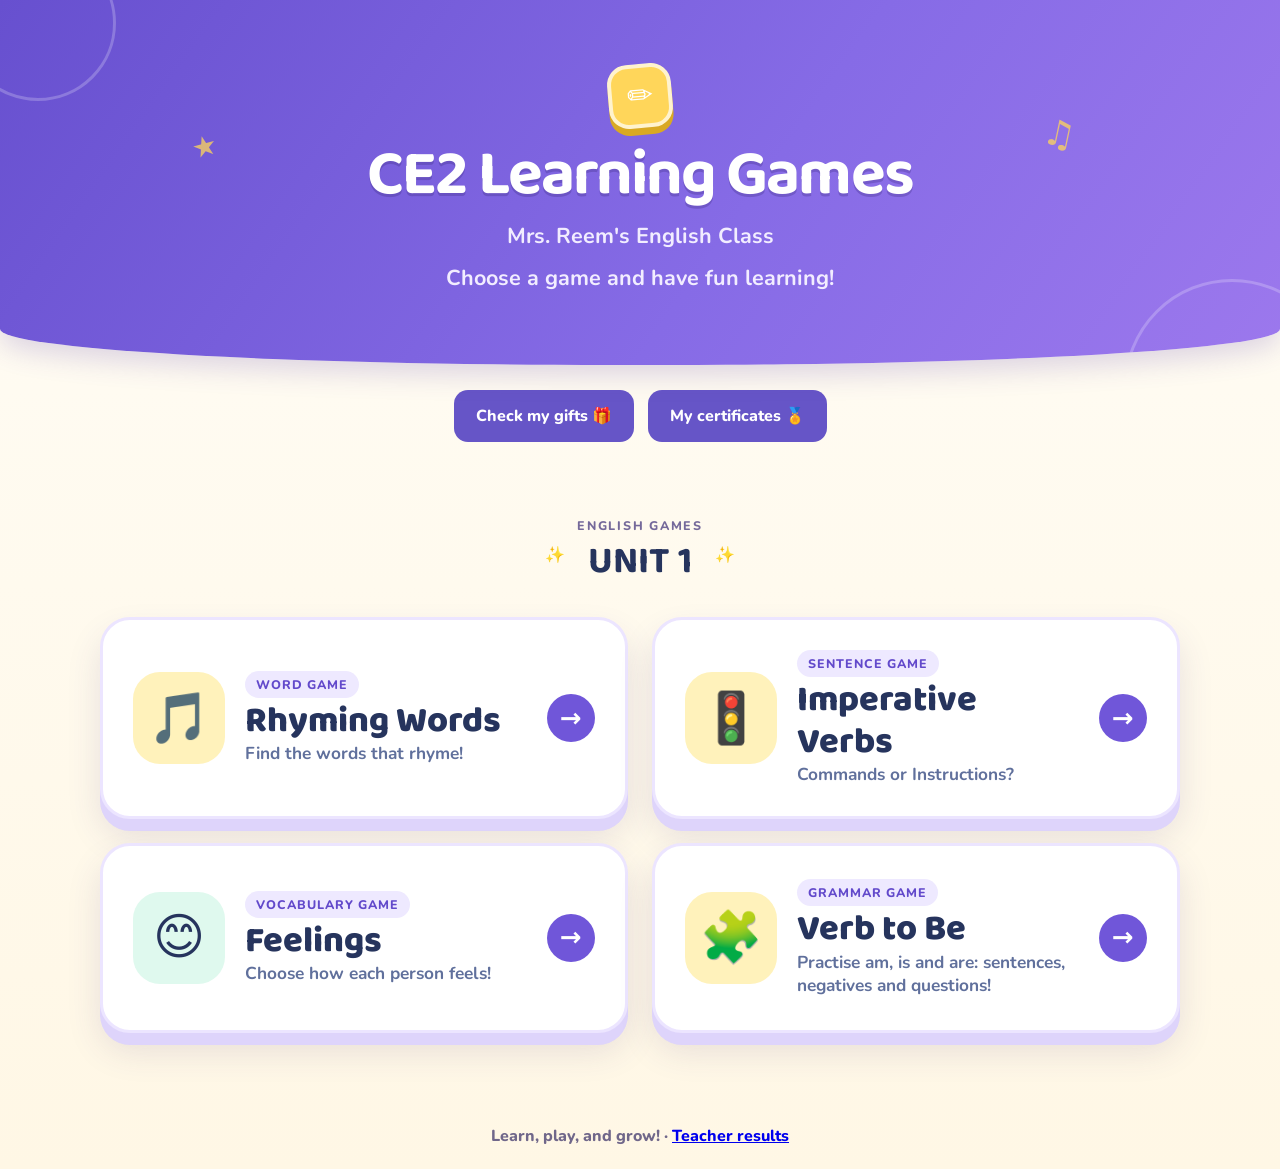
<file: index.html>
<!doctype html>
<html lang="en">
  <head><script src="student-roster.js" defer></script>
    <meta charset="UTF-8" />
    <meta name="viewport" content="width=device-width, initial-scale=1.0" />
    <meta name="description" content="Fun, child-friendly learning games for CE2 students." />
    <title>CE2 Learning Games</title>
    <link rel="preconnect" href="https://fonts.googleapis.com" />
    <link rel="preconnect" href="https://fonts.gstatic.com" crossorigin />
    <link href="https://fonts.googleapis.com/css2?family=Baloo+2:wght@500;600;700;800&family=Nunito:wght@600;700;800&display=swap" rel="stylesheet" />
    <link rel="stylesheet" href="styles.css" />
  <link rel="stylesheet" href="gifts.css"><script src="gift-config.js" defer></script><script src="results-api.js" defer></script><script src="gifts.js" defer></script><link rel="stylesheet" href="progress.css"><script defer src="progress-config.js"></script><script defer src="game-progress.js"></script></head>
  <body>
    <div class="page-shell">
      <header class="hero">
        <div class="hero__decor hero__decor--star" aria-hidden="true">★</div>
        <div class="hero__decor hero__decor--note" aria-hidden="true">♫</div>
        <div class="hero__badge" aria-hidden="true">✏️</div>
        <h1>CE2 Learning Games</h1>
        <p>Mrs. Reem's English Class</p>
        <p>Choose a game and have fun learning!</p>
      </header>

      <div class="gift-actions"><button type="button" data-gifts="gifts">Check my gifts 🎁</button><button type="button" data-gifts="certificates">My certificates 🏅</button></div><main class="games" id="unit-1" aria-labelledby="games-heading">
        <div class="section-title">
          <span aria-hidden="true">✨</span>
          <div>
            <p class="section-title__eyebrow">English games</p>
            <h2 id="games-heading" data-progress-unit>UNIT 1</h2>
          </div>
          <span aria-hidden="true">✨</span>
        </div>

        <div class="game-grid">
          <!-- Add future CE2 game cards to this grid. Each card can link to its own page. -->
          <a class="game-card game-card--rhymes" href="games/rhyming-words.html" data-progress-group="rhyming-words">
            <span class="game-card__icon" aria-hidden="true">🎵</span>
            <span class="game-card__content">
              <span class="game-card__eyebrow">Word game</span>
              <span class="game-card__title">Rhyming Words</span>
              <span class="game-card__description">Find the words that rhyme!</span>
            </span>
            <span class="game-card__arrow" aria-hidden="true">→</span>
          </a>

          <a class="game-card game-card--imperatives" href="games/imperative-verbs.html" data-progress-group="imperative-verbs">
            <span class="game-card__icon" aria-hidden="true">🚦</span>
            <span class="game-card__content">
              <span class="game-card__eyebrow">Sentence game</span>
              <span class="game-card__title">Imperative Verbs</span>
              <span class="game-card__description">Commands or Instructions?</span>
            </span>
            <span class="game-card__arrow" aria-hidden="true">→</span>
          </a>

          <a class="game-card game-card--feelings" href="games/feelings.html" data-progress-group="feelings">
            <span class="game-card__icon" aria-hidden="true">😊</span>
            <span class="game-card__content">
              <span class="game-card__eyebrow">Vocabulary game</span>
              <span class="game-card__title">Feelings</span>
              <span class="game-card__description">Choose how each person feels!</span>
            </span>
            <span class="game-card__arrow" aria-hidden="true">→</span>
          </a>

          <a class="game-card game-card--be" href="games/verb-to-be.html" data-progress-group="verb-to-be">
            <span class="game-card__icon" aria-hidden="true">🧩</span>
            <span class="game-card__content">
              <span class="game-card__eyebrow">Grammar game</span>
              <span class="game-card__title">Verb to Be</span>
              <span class="game-card__description">Practise am, is and are: sentences, negatives and questions!</span>
            </span>
            <span class="game-card__arrow" aria-hidden="true">→</span>
          </a>
        </div>
      </main>

      <footer>Learn, play, and grow! · <a href="teacher.html">Teacher results</a></footer>
    </div>
  <dialog id="giftsDialog" aria-labelledby="giftsTitle"><div class="dialog-top"><h2 id="giftsTitle">Check my gifts 🎁</h2><button id="closeGifts" aria-label="Close gifts">✕</button></div><form id="giftLookup"><label for="giftName">Your name</label><select id="giftName" name="gift_name" required><option value="">Choose your class first</option></select><label for="giftSection">Your class</label><select id="giftSection" name="gift_section" required><option value="">Choose your class</option><option>CE2 A</option><option>CE2 D</option></select><button type="submit">Check →</button></form><p id="giftStatus" role="status" aria-live="polite"></p><div id="giftList"></div><section id="certificate" class="certificate" hidden><div class="seal" aria-hidden="true">🏅 ⭐ 🏅</div><h3 id="certificateHeading" tabindex="-1">Certificate of achievement</h3><p>Awarded to</p><p id="certificateName" class="certificate-name"></p><h3>Congratulations!</h3><p>You completed all <strong>Unit 1 games!</strong></p><p>CE2 · Unit 1</p><p>From: <strong>Mrs. Reem</strong></p><p id="certificateDate"></p><div class="certificate-actions"><button id="collectionFromGift">My certificates 🏅</button><button id="printCertificate">Print / Save as PDF</button></div></section></dialog></body>
</html>
</file>
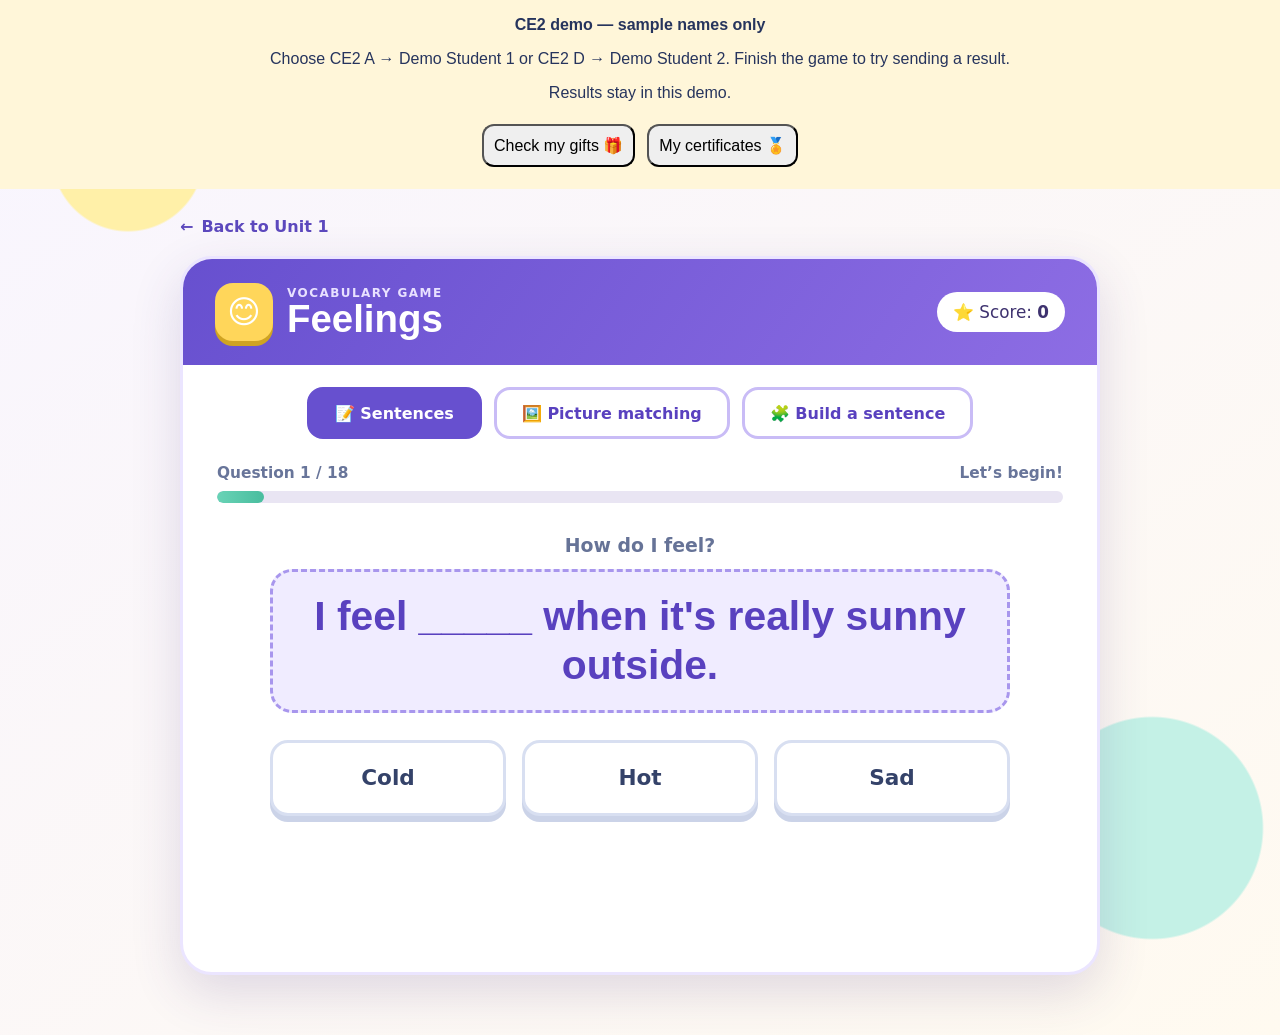
<file: ce2-name-selection-demo.html>
<!doctype html>
<html lang="en">
  <head>
    <meta charset="UTF-8" />
    <meta name="viewport" content="width=device-width, initial-scale=1.0" />
    <meta name="description" content="A fun feelings vocabulary game for CE2 English students." />
    <title>Feelings | CE2 Learning Games</title>
    
    
    
    
    
  <style>:root { font-family: "Nunito", system-ui, sans-serif; color: #26345d; background: #f5f1ff; }
* { box-sizing: border-box; }
body { margin: 0; min-width: 320px; min-height: 100vh; background: radial-gradient(circle at 10% 15%, #fff0a8 0 75px, transparent 77px), radial-gradient(circle at 90% 80%, #c4f1e6 0 110px, transparent 112px), linear-gradient(145deg, #f8f5ff, #fffaf0); }
button, a { font: inherit; }
.game-page { width: min(920px, calc(100% - 32px)); margin: 0 auto; padding: 28px 0 60px; }
.home-link { display: inline-flex; align-items: center; gap: 8px; margin-bottom: 20px; color: #5c48bd; font-weight: 800; text-decoration: none; }
.home-link:hover { text-decoration: underline; }
.home-link:focus-visible, button:focus-visible, .secondary-button:focus-visible { outline: 4px solid #f6c936; outline-offset: 4px; }
.game-panel { overflow: hidden; min-height: 650px; background: white; border: 3px solid #ebe5ff; border-radius: 32px; box-shadow: 0 18px 50px rgba(66, 48, 126, .16); }
.game-header { display: flex; align-items: center; justify-content: space-between; gap: 20px; padding: 24px 32px; color: white; background: linear-gradient(125deg, #6750cf, #8d6de4); }
.title-wrap { display: flex; align-items: center; gap: 14px; }
.game-icon { display: grid; place-items: center; width: 58px; height: 58px; font-size: 32px; background: #ffd65a; border-radius: 18px; box-shadow: 0 5px 0 #cfa322; }
.kicker { margin: 0; color: #e8e1ff; font-size: .75rem; font-weight: 800; letter-spacing: .12em; text-transform: uppercase; }
h1 { margin: 0; font-family: "Baloo 2", sans-serif; font-size: clamp(1.75rem, 4vw, 2.4rem); line-height: 1; }
.score-pill { flex: 0 0 auto; padding: 10px 16px; color: #3e326f; background: white; border-radius: 30px; font-size: 1.05rem; }
.progress-info { display: flex; justify-content: space-between; padding: 25px 34px 9px; color: #68759a; font-size: .96rem; font-weight: 800; }
.progress-track { height: 12px; margin: 0 34px; overflow: hidden; background: #e9e5f3; border-radius: 20px; }
.progress-fill { width: 8.33%; height: 100%; background: linear-gradient(90deg, #69d3b6, #49bd9e); border-radius: inherit; transition: width .35s ease; }
.question-area { padding: 31px 32px 42px; text-align: center; }
.instruction { margin: 0 0 13px; color: #667397; font-size: 1.18rem; font-weight: 800; }
.sentence { display: grid; place-items: center; min-height: 115px; width: min(740px, 100%); margin: 0 auto; padding: 20px 34px; color: #5941bf; background: #f0ecff; border: 3px dashed #a896ed; border-radius: 22px; font-family: "Baloo 2", sans-serif; font-size: clamp(1.65rem, 4vw, 2.55rem); font-weight: 800; line-height: 1.2; }
.answers { display: grid; grid-template-columns: repeat(3, 1fr); gap: 16px; width: min(740px, 100%); margin: 27px auto 0; }
.answer-button { min-height: 76px; padding: 12px 16px; color: #344269; background: white; border: 3px solid #d8dff1; border-radius: 18px; cursor: pointer; font-size: clamp(1.1rem, 2.5vw, 1.35rem); font-weight: 800; text-transform: capitalize; box-shadow: 0 6px 0 #cbd3e8; transition: transform .15s ease, box-shadow .15s ease, background .15s ease; }
.answer-button:hover:not(:disabled) { transform: translateY(-3px); border-color: #9d8be6; box-shadow: 0 9px 0 #d3caf5; }
.answer-button.wrong { color: #a63e52; background: #ffe6e9; border-color: #f27d91; box-shadow: 0 5px 0 #dd697d; animation: shake .3s ease; }
.answer-button.correct { color: #176a55; background: #dff9ee; border-color: #53c7a7; box-shadow: 0 5px 0 #3aa88a; }
.answer-button:disabled { cursor: default; opacity: .65; }
.answer-button.correct:disabled { opacity: 1; }
.feedback { min-height: 32px; margin: 22px 0 8px; font-size: 1.3rem; font-weight: 800; }
.feedback--correct { color: #19836a; }
.feedback--wrong { color: #c14a5f; }
.primary-button, .secondary-button { display: inline-flex; align-items: center; justify-content: center; gap: 8px; min-height: 52px; padding: 12px 25px; border-radius: 16px; font-weight: 800; text-decoration: none; cursor: pointer; }
.primary-button { color: white; background: #6750cf; border: 0; box-shadow: 0 6px 0 #4935a8; }
.primary-button:hover { background: #765fe0; transform: translateY(-1px); }
.next-button { visibility: hidden; }
.next-button.visible { visibility: visible; }
.results { padding: 78px 30px; text-align: center; }
.celebration { font-size: 75px; }
.results h2 { margin: 10px 0 0; color: #5941bf; font-family: "Baloo 2", sans-serif; font-size: clamp(2.5rem, 7vw, 4rem); }
.results p { margin: 5px 0 30px; color: #68759a; font-size: 1.45rem; }
.results p strong { color: #26345d; }
.result-actions { display: flex; flex-wrap: wrap; justify-content: center; gap: 16px; }
.secondary-button { color: #5941bf; background: white; border: 3px solid #c9bcf6; }
@keyframes shake { 25% { transform: translateX(-5px); } 75% { transform: translateX(5px); } }
@media (max-width: 620px) { .game-page { width: min(100% - 20px, 920px); padding-top: 15px; } .game-panel { min-height: 630px; border-radius: 24px; } .game-header { padding: 20px 18px; } .game-icon { width: 50px; height: 50px; } .score-pill { padding: 9px 12px; font-size: .92rem; } .progress-info { padding: 22px 20px 8px; } .progress-track { margin: 0 20px; } .question-area { padding: 26px 18px 36px; } .sentence { min-height: 105px; padding: 18px; } .answers { grid-template-columns: 1fr; gap: 12px; margin-top: 23px; } .answer-button { min-height: 60px; } }
@media (prefers-reduced-motion: reduce) { * { animation: none !important; transition: none !important; } }

[hidden] { display: none !important; }
.exercise-picker { display: flex; flex-wrap: wrap; justify-content: center; gap: 12px; padding: 22px 18px 0; }
.exercise-picker button[aria-pressed="true"] { color: white; background: #6750cf; border-color: #6750cf; }
.feeling-picture { display: grid; place-items: center; width: min(350px, 100%); min-height: 200px; margin: 0 auto; padding: 20px; background: #fff6d6; border: 3px dashed #e7c75e; border-radius: 24px; font-size: clamp(6rem, 20vw, 9rem); line-height: 1.2; }
.word-order { grid-template-columns: 1fr; }
.built-sentence { margin: 0; min-height: 48px; font-size: 1.4rem; }
.word-bank { display: flex; flex-wrap: wrap; justify-content: center; gap: 12px; }
.word-bank button:disabled { opacity: .5; }


[hidden] { display: none !important; }
.completion-form, .teacher-form { width: min(480px, 100%); margin: 28px auto; padding: 22px; border: 2px solid #d8dff1; border-radius: 18px; text-align: left; }
.completion-form h3 { margin-top: 0; }
.completion-form label, .teacher-form label { display: block; margin: 15px 0 6px; font-weight: 800; }
input, select { width: 100%; min-height: 46px; padding: 10px; font: inherit; border: 2px solid #9a8bce; border-radius: 8px; }
input:focus-visible, select:focus-visible { outline: 3px solid #f6c936; outline-offset: 2px; }
.completion-form button, .teacher-form button { margin-top: 20px; }
.results .completion-form p, .score-note, .submission-status { font-size: 1rem; margin: 12px 0; }
button:disabled { cursor: default; opacity: .65; }
.teacher-content { padding: 24px; }
.teacher-toolbar { display: flex; flex-wrap: wrap; gap: 12px; margin: 20px 0; }
.table-wrap { overflow-x: auto; }
table { width: 100%; border-collapse: collapse; margin-bottom: 28px; }
th, td { padding: 12px; border-bottom: 1px solid #d8dff1; text-align: left; }
th { background: #f0ecff; }
.teacher-status { min-height: 24px; }

.student-list { list-style: none; margin: 0 0 28px; padding: 0; }
.student-results { border-bottom: 1px solid #d8dff1; }
.student-results summary { padding: 12px; cursor: pointer; font-weight: 700; text-align: left; overflow-wrap: anywhere; }
.student-results summary:hover { background: #f0ecff; }
.student-results summary:focus-visible { outline: 3px solid #9a8bce; outline-offset: -3px; }
.student-results[open] summary { background: #f0ecff; }
.student-results .table-wrap { padding: 12px; }
.student-results table { margin-bottom: 0; }

.teacher-form .stay-signed-in { display: flex; align-items: center; gap: 10px; font-weight: 400; }
.stay-signed-in input { width: 18px; height: 18px; min-height: 0; padding: 0; flex: 0 0 18px; }

.all-games-completed { display: inline-block; margin-left: 10px; color: #18733b; font-style: italic; font-weight: 500; }

.teacher-gift{display:inline-flex;margin-left:12px;align-items:center;font-weight:700}.send-gift{border:0;background:#6655c7;color:white;font:inherit;font-weight:800;border-radius:12px;padding:10px 15px;cursor:pointer}.gift-student{display:flex;justify-content:space-between;align-items:center;gap:15px;flex-wrap:wrap;padding:15px;border-bottom:1px solid #ddd}


.gift-actions{display:flex;justify-content:center;gap:14px;flex-wrap:wrap;margin:25px 0}.gift-actions button,.gift-card,#giftLookup button,.certificate-actions button{border:0;border-radius:14px;padding:15px 22px;background:#6655c7;color:white;font:inherit;font-weight:800;cursor:pointer}#giftsDialog{width:min(800px,94vw)}#giftLookup{display:grid;gap:10px;margin:20px 0}#giftLookup input,#giftLookup select{width:100%;padding:12px;border:2px solid #d8d0ef;border-radius:10px;font:inherit;margin:0}#giftLookup button{justify-self:start}#giftList{display:flex;gap:15px;flex-wrap:wrap;margin:20px 0}.gift-card{min-height:115px;background:#fff0be;color:#5143a8;font-size:1.3rem;border:2px solid #e8c45e}.certificate{text-align:center;border:7px double #c79832;border-radius:12px;padding:30px 20px;background:#fffdf5}.certificate .seal{font-size:3rem}.certificate h3{font-size:clamp(1.5rem,4vw,2.3rem);color:#6655c7;margin:12px}.certificate-name{font-size:clamp(1.6rem,5vw,2.8rem);font-weight:900;overflow-wrap:anywhere}.certificate-actions{display:flex;justify-content:center;gap:12px;flex-wrap:wrap;margin-top:22px}.confetti{position:fixed;inset:0;pointer-events:none;z-index:10000;overflow:hidden}.confetti i{position:absolute;left:var(--x);top:-20px;width:10px;height:17px;animation:confetti-fall 2.8s var(--delay) ease-in forwards}@keyframes confetti-fall{to{transform:translateY(105vh) rotate(var(--spin))}}@media print{body>*{display:none!important}#giftsDialog{display:block!important;position:static;max-height:none;width:100%;box-shadow:none;padding:0}#giftsDialog>*{display:none!important}#giftsDialog #certificate{display:block!important}#certificate .certificate-actions{display:none!important}dialog::backdrop{background:none}}

#giftsDialog{max-height:92vh;overflow:auto;border:0;border-radius:26px;padding:28px;background:#fffaf1;color:#252352;font-family:Nunito,system-ui,sans-serif;box-shadow:0 20px 80px #25235244}#giftsDialog::backdrop{background:#25235299}#giftsDialog .dialog-top{display:flex;justify-content:space-between;align-items:center;gap:15px}#closeGifts{border:0;border-radius:50%;width:44px;height:44px;font-size:1.2rem;cursor:pointer}.gift-actions button:focus-visible,.gift-card:focus-visible,#giftsDialog button:focus-visible{outline:3px solid #c79832;outline-offset:4px}[hidden]{display:none!important}


.completion-check{display:inline-block;margin:6px 0 6px 10px;padding:5px 9px;border-radius:12px;background:#d9f0de;color:#174b40;font-size:.8rem;font-weight:800;line-height:1.3}.folder-game.is-complete,.game-card.is-complete,.game-card--rhymes.is-complete,.game-card--imperatives.is-complete,.game-card--feelings.is-complete,.game-card--be.is-complete,.lesson-folder.is-complete{background:#e9f6eb;border-color:#559968}.exercise-picker [data-progress].is-complete{background:#e9f6eb;border-color:#559968;color:#174b40}.game-card__content>.completion-check{margin-left:0}.exercise-progress{margin:0;padding:0 24px 12px}.unit-progress{text-align:center;margin:0}.lesson-folder .completion-check{align-self:flex-start}.folder-game .completion-check{font-size:.8rem;display:inline-block}.game-card.is-complete>.completion-check{margin-left:0}


.demo-bar{padding:16px;background:#fff6d9;text-align:center;font-family:sans-serif}.demo-bar button{margin:6px;padding:10px;border-radius:12px;cursor:pointer}</style></head>
  <body><aside class="demo-bar"><strong>CE2 demo — sample names only</strong><p>Choose CE2 A → Demo Student 1 or CE2 D → Demo Student 2. Finish the game to try sending a result.</p><p>Results stay in this demo.</p><button type="button" data-gifts="gifts">Check my gifts 🎁</button><button type="button" data-gifts="certificates">My certificates 🏅</button></aside>
    <main class="game-page">
      <a class="home-link" href="#"><span aria-hidden="true">←</span> Back to Unit 1</a>

      <section class="game-panel" aria-labelledby="game-title">
        <header class="game-header">
          <div class="title-wrap">
            <span class="game-icon" aria-hidden="true">😊</span>
            <div><p class="kicker">Vocabulary game</p><h1 id="game-title">Feelings</h1></div>
          </div>
          <div class="score-pill">⭐ Score: <strong id="score">0</strong></div>
        </header>

        <nav class="exercise-picker" aria-label="Choose an exercise">
          <button class="secondary-button" id="sentence-mode" data-progress="feelings-sentences" type="button" aria-pressed="true">📝 Sentences</button>
          <button class="secondary-button" id="picture-mode" data-progress="feelings-pictures" type="button" aria-pressed="false">🖼️ Picture matching</button>
          <button class="secondary-button" id="order-mode" data-progress="feelings-order" type="button" aria-pressed="false">🧩 Build a sentence</button>
        </nav>
        <div id="quiz-view">
          <div class="progress-info">
            <span>Question <strong id="question-number">1</strong> / <span id="question-total">18</span></span>
            <span id="progress-label">Let’s begin!</span>
          </div>
          <div class="progress-track" role="progressbar" aria-label="Game progress" aria-valuemin="0" aria-valuemax="18" aria-valuenow="1">
            <div class="progress-fill" id="progress-fill"></div>
          </div>

          <div class="question-area">
            <p class="instruction" id="instruction">How do I feel?</p>
            <div class="sentence" id="sentence">I feel _____ when it's really sunny outside.</div>
            <div class="feeling-picture" id="feeling-picture" role="img" hidden></div>
            <div class="answers" id="answers" aria-label="Answer choices"></div>
            <p class="feedback" id="feedback" aria-live="polite"></p>
            <button class="primary-button next-button" id="next-button" type="button">Next Question <span aria-hidden="true">→</span></button>
          </div>
        </div>

        <div class="results" id="results" hidden>
          <div class="celebration" aria-hidden="true">🎉</div>
          <h2 tabindex="-1">Great work!</h2>
          <p>Your score: <strong><span id="final-score">0</span> / <span id="final-total">18</span></strong></p>
          <div class="result-actions">
            <button class="primary-button" id="play-again" type="button">↻ Play Again</button>
            <a class="secondary-button" href="#">← Back to Unit 1</a>
            <a class="secondary-button" href="#">⌂ Back to CE2 Homepage</a>
          </div>
        </div>
      </section>
    </main>
    
    
    
    
  <dialog id="giftsDialog" aria-labelledby="giftsTitle"><div class="dialog-top"><h2 id="giftsTitle">Check my gifts 🎁</h2><button id="closeGifts" aria-label="Close gifts">✕</button></div><form id="giftLookup"><label for="giftName">Your name</label><select id="giftName" name="gift_name" required><option value="">Choose your class first</option></select><label for="giftSection">Your class</label><select id="giftSection" name="gift_section" required><option value="">Choose your class</option><option>CE2 A</option><option>CE2 D</option></select><button type="submit">Check →</button></form><p id="giftStatus" role="status" aria-live="polite"></p><div id="giftList"></div><section id="certificate" class="certificate" hidden><div class="seal" aria-hidden="true">🏅 ⭐ 🏅</div><h3 id="certificateHeading" tabindex="-1">Certificate of achievement</h3><p>Awarded to</p><p id="certificateName" class="certificate-name"></p><h3>Congratulations!</h3><p>You completed all <strong>Unit 1 games!</strong></p><p>CE2 · Unit 1</p><p>From: <strong>Mrs. Reem</strong></p><p id="certificateDate"></p><div class="certificate-actions"><button id="collectionFromGift">My certificates 🏅</button><button id="printCertificate">Print / Save as PDF</button></div></section></dialog>
<script>// Registered names supplied by Mrs. Reem. Keep each name stable to retain its results.
window.StudentRoster = (() => {
  const classes = {"CE2 A":["Demo Student 1"],"CE2 D":["Demo Student 2"]};
  function bind(form, nameField, sectionField) {
    const name = form.elements[nameField], section = form.elements[sectionField];
    const nameLabel = form.querySelector(`label[for="${name.id}"]`);
    const sectionLabel = form.querySelector(`label[for="${section.id}"]`);
    // Present the class first, followed by its registered names.
    form.insertBefore(sectionLabel, nameLabel);
    form.insertBefore(section, nameLabel);
    function refresh() {
      name.setCustomValidity('');
      const names = classes[section.value] || [];
      name.replaceChildren(new Option(names.length ? 'Choose your name' : 'Choose your class first', ''));
      for (const value of [...names].sort((a, b) => a.localeCompare(b, 'en'))) {
        name.add(new Option(value, value));
      }
    }
    section.addEventListener('change', refresh);
    name.addEventListener('change', () => name.setCustomValidity(''));
    form.addEventListener('reset', () => queueMicrotask(refresh));
    form.addEventListener('submit', event => {
      if (!(classes[section.value] || []).includes(name.value)) {
        event.preventDefault();
        event.stopImmediatePropagation();
        name.setCustomValidity('Please choose your class and your registered name.');
        name.reportValidity();
      }
    }, true);
    refresh();
  }
  return { bind };
})();
</script><script>window.ResultsAPI={
submit:async record=>{window.demoResult=record;},
gifts:async(name,section)=>[{id:'demo-award',student_name:name,class_section:section,awarded_at:new Date().toISOString(),opened_at:window.demoOpened?new Date().toISOString():null}],
openGift:async(name,section,id)=>{window.demoOpened=true;return {id,student_name:name,class_section:section,awarded_at:new Date().toISOString(),opened_at:new Date().toISOString()};}
};</script><script>window.GiftConfig = {
  "level": "CE2",
  "sections": [
    "CE2 A",
    "CE2 D"
  ],
  "allSections": [
    "CP C",
    "CP F",
    "CE2 A",
    "CE2 D",
    "CM1 A",
    "CM1 D"
  ],
  "catalog": {
    "CP": [
      {
        "game": "School supplies",
        "exercise": "Picture pairs"
      },
      {
        "game": "School supplies",
        "exercise": "What’s missing?"
      },
      {
        "game": "My daily routine",
        "exercise": "Picture pairs"
      },
      {
        "game": "My daily routine",
        "exercise": "What’s missing?"
      },
      {
        "game": "There is / There are",
        "exercise": "Choose the sentence"
      }
    ],
    "CE2": [
      {
        "game": "Rhyming Words",
        "exercise": "Rhyming words"
      },
      {
        "game": "Rhyming Words",
        "exercise": "Picture clues"
      },
      {
        "game": "Imperative Verbs",
        "exercise": "Sort sentences"
      },
      {
        "game": "Imperative Verbs",
        "exercise": "Choose a sentence"
      },
      {
        "game": "Feelings",
        "exercise": "Picture matching"
      },
      {
        "game": "Feelings",
        "exercise": "Build a sentence"
      },
      {
        "game": "Feelings",
        "exercise": "Sentences and situations"
      },
      {
        "game": "Verb to Be",
        "exercise": "affirmative"
      },
      {
        "game": "Verb to Be",
        "exercise": "negative"
      },
      {
        "game": "Verb to Be",
        "exercise": "interrogative"
      },
      {
        "game": "Verb to Be",
        "exercise": "mixed"
      }
    ],
    "CM1": [
      {
        "game": "CM1 · Capitalization and Punctuation",
        "exercise": "Capitalize and Punctuate"
      },
      {
        "game": "CM1 · Capitalization and Punctuation",
        "exercise": "Full Stop or Question Mark?"
      },
      {
        "game": "CM1 · London Landmarks",
        "exercise": "Guess the Landmark"
      },
      {
        "game": "CM1 · London Landmarks",
        "exercise": "Who or What Am I?"
      },
      {
        "game": "CM1 · London Landmarks",
        "exercise": "Match the Landmark"
      },
      {
        "game": "CM1 · Family Tree",
        "exercise": "Family Tree Quiz"
      },
      {
        "game": "CM1 · Family Tree",
        "exercise": "Choose the Relationship"
      },
      {
        "game": "CM1 · Subject Pronouns",
        "exercise": "Replace the Subject"
      },
      {
        "game": "CM1 · Subject Pronouns",
        "exercise": "Pronoun Challenge"
      },
      {
        "game": "CM1 · Object Pronouns",
        "exercise": "Replace the Object"
      },
      {
        "game": "CM1 · Object Pronouns",
        "exercise": "Subject or Object Pronoun?"
      },
      {
        "game": "CM1 · Verb to Be",
        "exercise": "Am / Is / Are"
      },
      {
        "game": "CM1 · Verb to Be",
        "exercise": "Make It Negative"
      },
      {
        "game": "CM1 · Verb to Be",
        "exercise": "Make a Question"
      },
      {
        "game": "CM1 · Prepositions of Place",
        "exercise": "Where is it?"
      },
      {
        "game": "CM1 · Prepositions of Place",
        "exercise": "Choose the Correct Sentence"
      }
    ]
  }
};

</script><script>window.GameProgressConfig = {
  "storageKey": "ce2-unit1-completed",
  "entries": [
    {
      "id": "rhymes-words",
      "group": "rhyming-words",
      "game": "Rhyming Words",
      "exercise": "Rhyming words"
    },
    {
      "id": "rhymes-pictures",
      "group": "rhyming-words",
      "game": "Rhyming Words",
      "exercise": "Picture clues"
    },
    {
      "id": "imperatives-sort",
      "group": "imperative-verbs",
      "game": "Imperative Verbs",
      "exercise": "Sort sentences"
    },
    {
      "id": "imperatives-choose",
      "group": "imperative-verbs",
      "game": "Imperative Verbs",
      "exercise": "Choose a sentence"
    },
    {
      "id": "feelings-pictures",
      "group": "feelings",
      "game": "Feelings",
      "exercise": "Picture matching"
    },
    {
      "id": "feelings-order",
      "group": "feelings",
      "game": "Feelings",
      "exercise": "Build a sentence"
    },
    {
      "id": "feelings-sentences",
      "group": "feelings",
      "game": "Feelings",
      "exercise": "Sentences and situations"
    },
    {
      "id": "be-affirmative",
      "group": "verb-to-be",
      "game": "Verb to Be",
      "exercise": "affirmative"
    },
    {
      "id": "be-negative",
      "group": "verb-to-be",
      "game": "Verb to Be",
      "exercise": "negative"
    },
    {
      "id": "be-interrogative",
      "group": "verb-to-be",
      "game": "Verb to Be",
      "exercise": "interrogative"
    },
    {
      "id": "be-mixed",
      "group": "verb-to-be",
      "game": "Verb to Be",
      "exercise": "mixed"
    }
  ]
};

</script><script>window.GameProgress=(()=>{
 const config=window.GameProgressConfig;
 function history(){try{const data=JSON.parse(localStorage.getItem(config.storageKey)||'{}');return data&&typeof data==='object'&&!Array.isArray(data)?data:{};}catch{return {};}}
 function completed(id,data=history()){const result=data[id];return !!result&&Number.isFinite(result.score)&&Number.isFinite(result.total)&&result.total>0&&result.score>=0&&result.score<=result.total;}
 function render(){const data=history();document.querySelectorAll('[data-progress],[data-progress-group],[data-progress-unit]').forEach(el=>{const entries=el.hasAttribute('data-progress-unit')?config.entries:el.dataset.progressGroup?config.entries.filter(e=>e.group===el.dataset.progressGroup):config.entries.filter(e=>e.id===el.dataset.progress);const done=entries.length>0&&entries.every(e=>completed(e.id,data));el.classList.toggle('is-complete',done);const host=el.matches('details')?el.querySelector('summary'):(el.querySelector('.game-card__content')||el);host.querySelector(':scope > .completion-check')?.remove();if(done){const badge=document.createElement('span');badge.className='completion-check';badge.textContent=el.hasAttribute('data-progress-unit')?'✓ All games completed':'✓ Completed';host.append(badge);}});}
 function save(game,exercise,score,total){const entry=config.entries.find(e=>e.game===game&&e.exercise===exercise);if(!entry||!Number.isFinite(score)||!Number.isFinite(total)||total<=0||score<0||score>total)return;try{const data=history();data[entry.id]={score,total};localStorage.setItem(config.storageKey,JSON.stringify(data));}catch{}render();}
 window.addEventListener('storage',event=>{if(event.key===config.storageKey||event.key===null)render();});window.addEventListener('pageshow',render);
 if(document.readyState==='loading')document.addEventListener('DOMContentLoaded',render);else render();
 return {save,completed,render};
})();

</script><script>// Uses the game's existing answer handler and retry-friendly scoring.
function renderWordOrder(question, container) {
  container.replaceChildren();
  container.classList.add("word-order");
  const built = document.createElement("p");
  built.className = "built-sentence";
  built.setAttribute("aria-live", "polite");
  const bank = document.createElement("div");
  bank.className = "word-bank";
  const selected = [];
  const check = document.createElement("button");
  check.type = "button";
  check.className = "answer-button";
  check.textContent = "Check sentence";
  check.dataset.answer = "";
  check.disabled = true;
  const clear = document.createElement("button");
  clear.type = "button";
  clear.className = "secondary-button";
  clear.textContent = "Start sentence again";
  question.words.forEach(word => {
    const button = document.createElement("button");
    button.type = "button";
    button.className = "secondary-button";
    button.textContent = word;
    button.addEventListener("click", () => {
      selected.push(word);
      button.disabled = true;
      built.textContent = selected.join(" ");
      check.dataset.answer = built.textContent;
      check.disabled = selected.length !== question.words.length;
    });
    bank.append(button);
  });
  clear.addEventListener("click", () => {
    selected.length = 0;
    built.textContent = "Choose the words below.";
    check.dataset.answer = "";
    check.disabled = true;
    check.classList.remove("wrong");
    check.removeAttribute("aria-label");
    bank.querySelectorAll("button").forEach(button => { button.disabled = false; });
    bank.querySelector("button").focus();
  });
  built.textContent = "Choose the words below.";
  container.append(built, bank, check, clear);
}

</script><script>window.CompletionResult = (() => {
  const host = document.querySelector('#results');
  const form = document.createElement('form');
  form.className = 'completion-form';
  form.innerHTML = `
    <h3>Send your result to your teacher</h3>
    <p class="score-note">Your score counts questions you solved, including retries.</p>
    <label for="student-name">Student name</label>
    <select id="student-name" name="student_name" required><option value="">Choose your class first</option></select>
    <label for="class-section">Class section</label>
    <select id="class-section" name="class_section" required>
      <option value="">Choose your section</option>
      <option>CE2 A</option><option>CE2 D</option>
    </select>
    <button class="primary-button" type="submit">Submit result</button>
    <p class="submission-status" role="status" aria-live="polite"></p>`;
  host.insertBefore(form, host.querySelector('.result-actions'));
  StudentRoster.bind(form, 'student_name', 'class_section');
  const status = form.querySelector('.submission-status');
  const controls = [...form.querySelectorAll('input, select, button')];
  let completion = null;
  let sending = false;
  let saved = false;
  let record = null;
  function reset() {
    completion = null;
    record = null;
    saved = false;
    form.reset();
    status.textContent = '';
    controls.forEach(control => { control.disabled = false; });
  }
  form.addEventListener('submit', async event => {
    event.preventDefault();
    if (!completion || sending || saved) return;
    const name = form.elements.student_name.value.trim();
    if (!name) {
      form.elements.student_name.setCustomValidity('Please enter your name.');
      form.elements.student_name.reportValidity();
      return;
    }
    record ||= { ...completion, student_name: name, class_section: form.elements.class_section.value };
    // Keep the same payload and ID on retry, even if the network response was lost.
    const submitted = record;
    sending = true;
    controls.forEach(control => { control.disabled = true; });
    status.textContent = 'Sending… Please wait.';
    try {
      await ResultsAPI.submit(submitted);
      if (record === submitted) {
        saved = true;
        status.textContent = 'Demo result saved! No result was sent to your teacher.';
      }
    } catch {
      if (record === submitted) {
        status.textContent = 'Your result could not be confirmed. Check your connection and press Submit result to retry.';
        // Freeze identity while retrying this same completion.
        form.querySelector('button').disabled = false;
      }
    } finally {
      sending = false;
    }
  });
  form.elements.student_name.addEventListener('input', () => form.elements.student_name.setCustomValidity(''));
  return {
    reset,
    show(game, exercise, score, total) {
      GameProgress.save(game, exercise, score, total);
      reset();
      completion = { id: crypto.randomUUID(), game, exercise, score, total };
    },
  };
})();

</script><script>const sentenceQuestions = [
  { sentence: "I feel _____ when it's really sunny outside.", choices: ["hot", "cold", "sad"], answer: "hot" },
  { sentence: "I feel _____ when I have a big test coming up.", choices: ["worried", "excited", "calm"], answer: "worried" },
  { sentence: "I feel _____ when it's snowing outside.", choices: ["cold", "hot", "happy"], answer: "cold" },
  { sentence: "I feel _____ when I'm playing with my favorite toy.", choices: ["happy", "scared", "worried"], answer: "happy" },
  { sentence: "I feel _____ after a long day at school.", choices: ["tired", "excited", "angry"], answer: "tired" },
  { sentence: "I feel _____ when I watch a scary movie.", choices: ["scared", "happy", "calm"], answer: "scared" },
  { sentence: "I feel _____ when someone takes my things without asking.", choices: ["angry", "sad", "cold"], answer: "angry" },
  { sentence: "I feel _____ when I know we're going on a field trip.", choices: ["excited", "tired", "happy"], answer: "excited" },
  { sentence: "I feel _____ when I take deep breaths and relax.", choices: ["calm", "worried", "angry"], answer: "calm" },
  { sentence: "I feel _____ when I miss my family.", choices: ["sad", "happy", "excited"], answer: "sad" },
  { sentence: "I feel _____ when I run outside on a very warm day.", choices: ["hot", "cold", "tired"], answer: "hot" },
  { sentence: "I feel _____ when I hear a strange noise at night.", choices: ["scared", "calm", "happy"], answer: "scared" },

  { section: "Choose the correct feeling", sentence: "It is really sunny outside.", choices: ["hot", "cold", "sad"], answer: "hot" },
  { section: "Choose the correct feeling", sentence: "I have a big test coming up.", choices: ["worried", "happy", "calm"], answer: "worried" },
  { section: "Choose the correct feeling", sentence: "I watch a scary movie.", choices: ["scared", "excited", "tired"], answer: "scared" },
  { section: "Choose the correct feeling", sentence: "We are going on a field trip.", choices: ["excited", "angry", "cold"], answer: "excited" },
  { section: "Choose the correct feeling", sentence: "I take deep breaths and relax.", choices: ["calm", "worried", "hot"], answer: "calm" },
  { section: "Choose the correct feeling", sentence: "I miss my family.", choices: ["sad", "happy", "excited"], answer: "sad" },
];

const pictureQuestions = [
  {
    "picture": "🥵",
    "description": "A face sweating in the heat",
    "choices": [
      "hot",
      "cold",
      "sad"
    ],
    "answer": "hot"
  },
  {
    "picture": "😟",
    "description": "A face with raised eyebrows and an uneasy mouth",
    "choices": [
      "calm",
      "happy",
      "worried"
    ],
    "answer": "worried"
  },
  {
    "picture": "🥶",
    "description": "A blue face with chattering teeth and ice",
    "choices": [
      "angry",
      "cold",
      "hot"
    ],
    "answer": "cold"
  },
  {
    "picture": "😊",
    "description": "A face with a big smile",
    "choices": [
      "happy",
      "sad",
      "scared"
    ],
    "answer": "happy"
  },
  {
    "picture": "😴",
    "description": "A face with closed eyes and sleep symbols",
    "choices": [
      "excited",
      "angry",
      "tired"
    ],
    "answer": "tired"
  },
  {
    "picture": "😨",
    "description": "A face with wide eyes and a frightened open mouth",
    "choices": [
      "happy",
      "scared",
      "calm"
    ],
    "answer": "scared"
  },
  {
    "picture": "😠",
    "description": "A face with a frown and eyebrows pointing down",
    "choices": [
      "angry",
      "happy",
      "cold"
    ],
    "answer": "angry"
  },
  {
    "picture": "🤩",
    "description": "A smiling face with stars in its eyes",
    "choices": [
      "tired",
      "sad",
      "excited"
    ],
    "answer": "excited"
  },
  {
    "picture": "😌",
    "description": "A face with gently closed eyes and a relaxed smile",
    "choices": [
      "angry",
      "calm",
      "worried"
    ],
    "answer": "calm"
  },
  {
    "picture": "😢",
    "description": "A face with a frown and a tear",
    "choices": [
      "sad",
      "happy",
      "hot"
    ],
    "answer": "sad"
  }
];
const orderQuestions = [
  { section: "Put the words in order", sentence: "The school trip is tomorrow. Build the sentence.", words: ["excited.", "am", "I"], answer: "I am excited." },
  { section: "Put the words in order", sentence: "I take deep breaths. Build the sentence.", words: ["calm.", "I", "am"], answer: "I am calm." },
  { section: "Put the words in order", sentence: "I need to sleep. Build the sentence.", words: ["am", "tired.", "I"], answer: "I am tired." },
];
let questions = sentenceQuestions;

function shuffled(items) {
  const result = [...items];
  for (let i = result.length - 1; i > 0; i--) {
    const j = Math.floor(Math.random() * (i + 1));
    [result[i], result[j]] = [result[j], result[i]];
  }
  return result;
}

// Spread correct answers evenly across the three positions, then mix their order.
function mixedAnswerPositions(count) {
  return shuffled(Array.from({ length: count }, (_, index) => index % 3));
}
let answerPositions = mixedAnswerPositions(questions.length);

const positiveMessages = ["Great job!", "Correct!", "Excellent!", "Well done!"];
let currentQuestion = 0;
let score = 0;
let questionSolved = false;

const elements = {
  quizView: document.querySelector("#quiz-view"), results: document.querySelector("#results"),
  questionNumber: document.querySelector("#question-number"), sentence: document.querySelector("#sentence"),
  instruction: document.querySelector("#instruction"), answers: document.querySelector("#answers"),
  picture: document.querySelector("#feeling-picture"),
  questionTotal: document.querySelector("#question-total"), finalTotal: document.querySelector("#final-total"),
  sentenceMode: document.querySelector("#sentence-mode"), pictureMode: document.querySelector("#picture-mode"),
  feedback: document.querySelector("#feedback"),
  score: document.querySelector("#score"), nextButton: document.querySelector("#next-button"),
  progressFill: document.querySelector("#progress-fill"), progressBar: document.querySelector("[role='progressbar']"),
  progressLabel: document.querySelector("#progress-label"), finalScore: document.querySelector("#final-score"),
  playAgain: document.querySelector("#play-again"),
};

function renderQuestion() {
  questionSolved = false;
  const question = questions[currentQuestion];
  elements.questionNumber.textContent = currentQuestion + 1;
  elements.instruction.textContent = question.section || "How do I feel?";
  const isPicture = Boolean(question.picture);
  elements.instruction.textContent = isPicture ? "Match the picture to the correct word." : (question.section || "How do I feel?");
  elements.sentence.hidden = isPicture;
  elements.picture.hidden = !isPicture;
  elements.sentence.textContent = question.sentence || "";
  elements.picture.textContent = question.picture || "";
  elements.picture.setAttribute("aria-label", question.description || "");
  elements.questionTotal.textContent = questions.length;
  elements.finalTotal.textContent = questions.length;
  elements.progressBar.setAttribute("aria-valuemax", questions.length);
  elements.feedback.textContent = "";
  elements.feedback.className = "feedback";
  elements.nextButton.classList.remove("visible");
  elements.progressFill.style.width = `${((currentQuestion + 1) / questions.length) * 100}%`;
  elements.progressBar.setAttribute("aria-valuenow", currentQuestion + 1);
  elements.progressLabel.textContent = currentQuestion === 0 ? "Let’s begin!" : (question.section ? "Choose the best answer!" : "Keep going!");
  if (question.words) { renderWordOrder(question, elements.answers); return; }
  elements.answers.classList.remove("word-order");
  const choices = shuffled(question.choices.filter(choice => choice !== question.answer));
  choices.splice(answerPositions[currentQuestion], 0, question.answer);
  elements.answers.replaceChildren(...choices.map((choice) => {
    const button = document.createElement("button");
    button.className = "answer-button";
    button.type = "button";
    button.dataset.answer = choice;
    button.textContent = choice;
    return button;
  }));
}

function checkAnswer(button) {
  if (questionSolved) return;
  if (button.dataset.answer === questions[currentQuestion].answer) {
    questionSolved = true;
    score += 1;
    button.classList.add("correct");
    button.setAttribute("aria-label", `${button.textContent}, correct answer`);
    elements.answers.querySelectorAll("button").forEach((answer) => { answer.disabled = true; });
    elements.score.textContent = score;
    elements.feedback.textContent = positiveMessages[currentQuestion % positiveMessages.length];
    elements.feedback.className = "feedback feedback--correct";
    elements.nextButton.classList.add("visible");
    elements.nextButton.focus();
  } else {
    button.classList.add("wrong");
    button.disabled = true;
    elements.feedback.textContent = "Try again!";
    elements.feedback.className = "feedback feedback--wrong";
  }
}

function nextQuestion() {
  currentQuestion += 1;
  if (currentQuestion < questions.length) renderQuestion();
  else showResults();
}

function showResults() {
  CompletionResult.show("Feelings", questions === pictureQuestions ? "Picture matching" : (questions === orderQuestions ? "Build a sentence" : "Sentences and situations"), score, questions.length);
  elements.quizView.hidden = true;
  elements.results.hidden = false;
  elements.finalScore.textContent = score;
  elements.results.querySelector("h2").focus();
}

function restartGame() {
  CompletionResult.reset();
  currentQuestion = 0;
  answerPositions = mixedAnswerPositions(questions.length);
  score = 0;
  elements.score.textContent = "0";
  elements.results.hidden = true;
  elements.quizView.hidden = false;
  renderQuestion();
}

elements.answers.addEventListener("click", (event) => {
  const button = event.target.closest("button[data-answer]");
  if (button) checkAnswer(button);
});
elements.nextButton.addEventListener("click", nextQuestion);
elements.playAgain.addEventListener("click", restartGame);
function selectExercise(mode) {
  questions = mode === "order" ? orderQuestions : (mode === "picture" ? pictureQuestions : sentenceQuestions);
  const pictureMode = mode === "picture";
  document.querySelector("#order-mode").setAttribute("aria-pressed", String(mode === "order"));
  elements.sentenceMode.setAttribute("aria-pressed", String(mode === "sentence"));
  elements.pictureMode.setAttribute("aria-pressed", String(pictureMode));
  restartGame();
}
elements.sentenceMode.addEventListener("click", () => selectExercise("sentence"));
elements.pictureMode.addEventListener("click", () => selectExercise("picture"));
renderQuestion();

document.querySelector("#order-mode").addEventListener("click", () => selectExercise("order"));

</script><script>(() => {
 const dialog=document.querySelector('#giftsDialog'),form=document.querySelector('#giftLookup'),status=document.querySelector('#giftStatus'),list=document.querySelector('#giftList'),certificate=document.querySelector('#certificate');
 StudentRoster.bind(form, 'gift_name', 'gift_section');
 let mode='gifts',identity=null,awards=[],generation=0;
 function confetti(){if(matchMedia('(prefers-reduced-motion: reduce)').matches)return;const layer=document.createElement('div');layer.className='confetti';layer.setAttribute('aria-hidden','true');for(let i=0;i<65;i++){const bit=document.createElement('i');bit.style.setProperty('--x',Math.random()*100+'vw');bit.style.setProperty('--delay',Math.random()*.5+'s');bit.style.setProperty('--spin',Math.random()*720+'deg');bit.style.background=['#ffd55b','#6655c7','#df6d42','#46b890','#ed89b6'][i%5];layer.append(bit);}dialog.append(layer);setTimeout(()=>layer.remove(),3500);}
 function render(){list.replaceChildren();certificate.hidden=true;const available=awards.filter(a=>mode==='gifts'?!a.opened_at:!!a.opened_at);status.textContent=available.length?(mode==='gifts'?'🎁 Gift from Mrs. Reem! Click your gift to open it.':'Your certificate collection'):(mode==='gifts'?'No new gifts yet. Any gift from Mrs. Reem will appear here.':'Your certificates will appear here after you open a gift.');for(const award of available){const b=document.createElement('button');b.className='gift-card';b.textContent=mode==='gifts'?'🎁 Open your Unit 1 gift':'🏅 Unit 1 certificate';b.onclick=async()=>{const run=generation;b.disabled=true;try{let current=award;if(!award.opened_at){current=await ResultsAPI.openGift(identity.name,identity.section,award.id);if(run!==generation)return;awards=awards.map(a=>a.id===current.id?current:a);}showCertificate(current);}catch{if(run===generation){status.textContent='Could not open your gift. Please try again.';b.disabled=false;}}};list.append(b);}}
 function showCertificate(award){list.replaceChildren();status.textContent='';certificate.hidden=false;document.querySelector('#certificateName').textContent=award.student_name;document.querySelector('#certificateDate').textContent=new Intl.DateTimeFormat('en-GB',{timeZone:'Asia/Qatar',dateStyle:'long'}).format(new Date(award.awarded_at));document.querySelector('#certificateHeading').focus();}
 document.querySelectorAll('[data-gifts]').forEach(b=>b.onclick=()=>{generation++;mode=b.dataset.gifts;identity=null;awards=[];form.reset();form.querySelector('button').disabled=false;form.hidden=false;list.replaceChildren();certificate.hidden=true;status.textContent='';document.querySelector('#giftsTitle').textContent=mode==='gifts'?'Check my gifts 🎁':'My certificates 🏅';dialog.showModal();});
 document.querySelector('#closeGifts').onclick=()=>dialog.close();dialog.addEventListener('close',()=>{dialog.querySelectorAll('.confetti').forEach(x=>x.remove());generation++;identity=null;awards=[];form.reset();list.replaceChildren();certificate.hidden=true;status.textContent='';});
 form.onsubmit=async event=>{event.preventDefault();const name=form.elements.gift_name.value.trim().replace(/\s+/g,' '),section=form.elements.gift_section.value;if(!name){form.elements.gift_name.setCustomValidity('Please enter your name.');form.elements.gift_name.reportValidity();return;}const run=++generation;const b=form.querySelector('button');b.disabled=true;status.textContent='Checking…';list.replaceChildren();certificate.hidden=true;try{const loaded=await ResultsAPI.gifts(name,section);if(run!==generation)return;identity={name,section};awards=loaded;render();if(mode==='gifts'&&awards.some(a=>!a.opened_at))confetti();}catch{if(run===generation)status.textContent='Could not check gifts. Please try again.';}finally{if(run===generation)b.disabled=false;}};
 form.elements.gift_name.oninput=()=>form.elements.gift_name.setCustomValidity('');
 document.querySelector('#collectionFromGift').onclick=()=>{mode='certificates';document.querySelector('#giftsTitle').textContent='My certificates 🏅';render();};
 document.querySelector('#printCertificate').onclick=()=>window.print();
})();

</script></body>
</html>
</file>
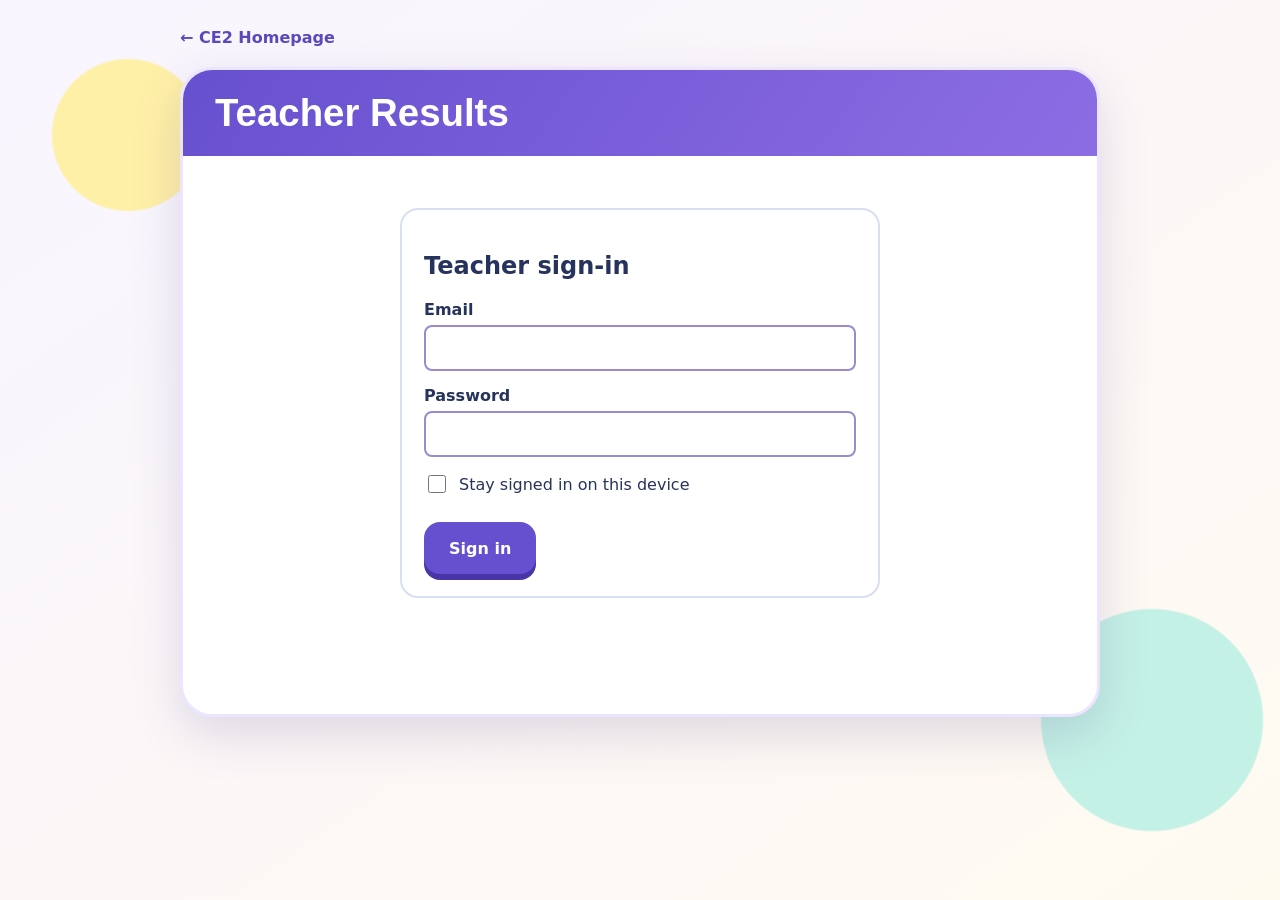
<file: teacher.html>
<!doctype html>
<html lang="en">
<head>
  <meta charset="UTF-8">
  <meta name="viewport" content="width=device-width, initial-scale=1">
  <meta name="robots" content="noindex, nofollow">
  <title>Teacher Results | CE2 Learning Games</title>
  <link rel="stylesheet" href="games/feelings.css">
  <link rel="stylesheet" href="results.css">
</head>
<body>
<main class="game-page">
  <a class="home-link" href="index.html">← CE2 Homepage</a>
  <section class="game-panel" aria-labelledby="teacher-title">
    <header class="game-header"><h1 id="teacher-title">Teacher Results</h1></header>
    <div class="teacher-content">
      <form class="teacher-form" id="teacher-login">
        <h2>Teacher sign-in</h2>
        <label for="teacher-email">Email</label>
        <input id="teacher-email" type="email" autocomplete="username" required>
        <label for="teacher-password">Password</label>
        <input id="teacher-password" type="password" autocomplete="current-password" required>
        <label class="stay-signed-in"><input id="stay-signed-in" type="checkbox"> Stay signed in on this device</label>
        <button class="primary-button" type="submit">Sign in</button>
      </form>
      <p id="teacher-status" class="teacher-status" role="status" aria-live="polite"></p>
      <div id="teacher-results" hidden>
        <div class="teacher-toolbar">
          <button class="secondary-button" id="refresh-results" type="button">Refresh results</button>
          <button class="primary-button" id="download-csv" type="button" disabled>Download CSV</button>
          <button class="secondary-button" id="sign-out" type="button">Sign out</button>
        </div>
        <p id="gift-teacher-status" role="status" aria-live="polite"></p><div id="section-results"></div>
      </div>
    </div>
  </section>
</main>
<script src="results-api.js"></script>
<script src="completion-catalog.js"></script>
<script src="gift-config.js"></script><script src="unit-progress.js"></script><script src="teacher-gifts.js"></script><script src="teacher.js"></script>
</body>
</html>
</file>
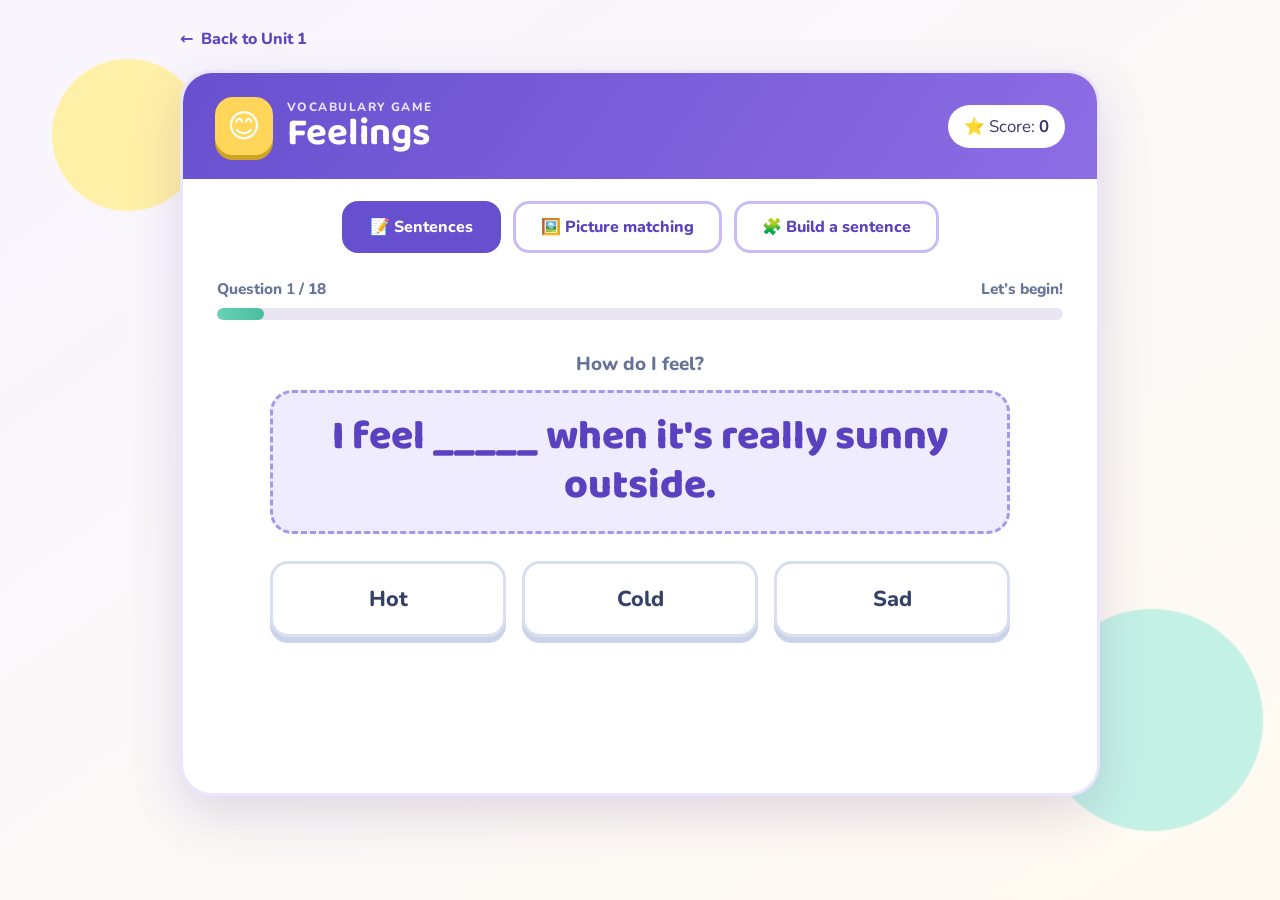
<file: games/feelings.html>
<!doctype html>
<html lang="en">
  <head><script src="../student-roster.js"></script>
    <meta charset="UTF-8" />
    <meta name="viewport" content="width=device-width, initial-scale=1.0" />
    <meta name="description" content="A fun feelings vocabulary game for CE2 English students." />
    <title>Feelings | CE2 Learning Games</title>
    <link rel="preconnect" href="https://fonts.googleapis.com" />
    <link rel="preconnect" href="https://fonts.gstatic.com" crossorigin />
    <link href="https://fonts.googleapis.com/css2?family=Baloo+2:wght@500;600;700;800&family=Nunito:wght@600;700;800&display=swap" rel="stylesheet" />
    <link rel="stylesheet" href="feelings.css" />
    <link rel="stylesheet" href="../results.css" />
  <link rel="stylesheet" href="../progress.css"></head>
  <body>
    <main class="game-page">
      <a class="home-link" href="../index.html#unit-1"><span aria-hidden="true">←</span> Back to Unit 1</a>

      <section class="game-panel" aria-labelledby="game-title">
        <header class="game-header">
          <div class="title-wrap">
            <span class="game-icon" aria-hidden="true">😊</span>
            <div><p class="kicker">Vocabulary game</p><h1 id="game-title">Feelings</h1></div>
          </div>
          <div class="score-pill">⭐ Score: <strong id="score">0</strong></div>
        </header>

        <nav class="exercise-picker" aria-label="Choose an exercise">
          <button class="secondary-button" id="sentence-mode" data-progress="feelings-sentences" type="button" aria-pressed="true">📝 Sentences</button>
          <button class="secondary-button" id="picture-mode" data-progress="feelings-pictures" type="button" aria-pressed="false">🖼️ Picture matching</button>
          <button class="secondary-button" id="order-mode" data-progress="feelings-order" type="button" aria-pressed="false">🧩 Build a sentence</button>
        </nav>
        <div id="quiz-view">
          <div class="progress-info">
            <span>Question <strong id="question-number">1</strong> / <span id="question-total">18</span></span>
            <span id="progress-label">Let’s begin!</span>
          </div>
          <div class="progress-track" role="progressbar" aria-label="Game progress" aria-valuemin="0" aria-valuemax="18" aria-valuenow="1">
            <div class="progress-fill" id="progress-fill"></div>
          </div>

          <div class="question-area">
            <p class="instruction" id="instruction">How do I feel?</p>
            <div class="sentence" id="sentence">I feel _____ when it's really sunny outside.</div>
            <div class="feeling-picture" id="feeling-picture" role="img" hidden></div>
            <div class="answers" id="answers" aria-label="Answer choices"></div>
            <p class="feedback" id="feedback" aria-live="polite"></p>
            <button class="primary-button next-button" id="next-button" type="button">Next Question <span aria-hidden="true">→</span></button>
          </div>
        </div>

        <div class="results" id="results" hidden>
          <div class="celebration" aria-hidden="true">🎉</div>
          <h2 tabindex="-1">Great work!</h2>
          <p>Your score: <strong><span id="final-score">0</span> / <span id="final-total">18</span></strong></p>
          <div class="result-actions">
            <button class="primary-button" id="play-again" type="button">↻ Play Again</button>
            <a class="secondary-button" href="../index.html#unit-1">← Back to Unit 1</a>
            <a class="secondary-button" href="../index.html">⌂ Back to CE2 Homepage</a>
          </div>
        </div>
      </section>
    </main>
    <script src="word-order.js"></script>
    <script src="../results-api.js"></script>
    <script src="../progress-config.js"></script><script src="../game-progress.js"></script><script src="completion.js"></script>
    <script src="feelings.js"></script>
  </body>
</html>
</file>
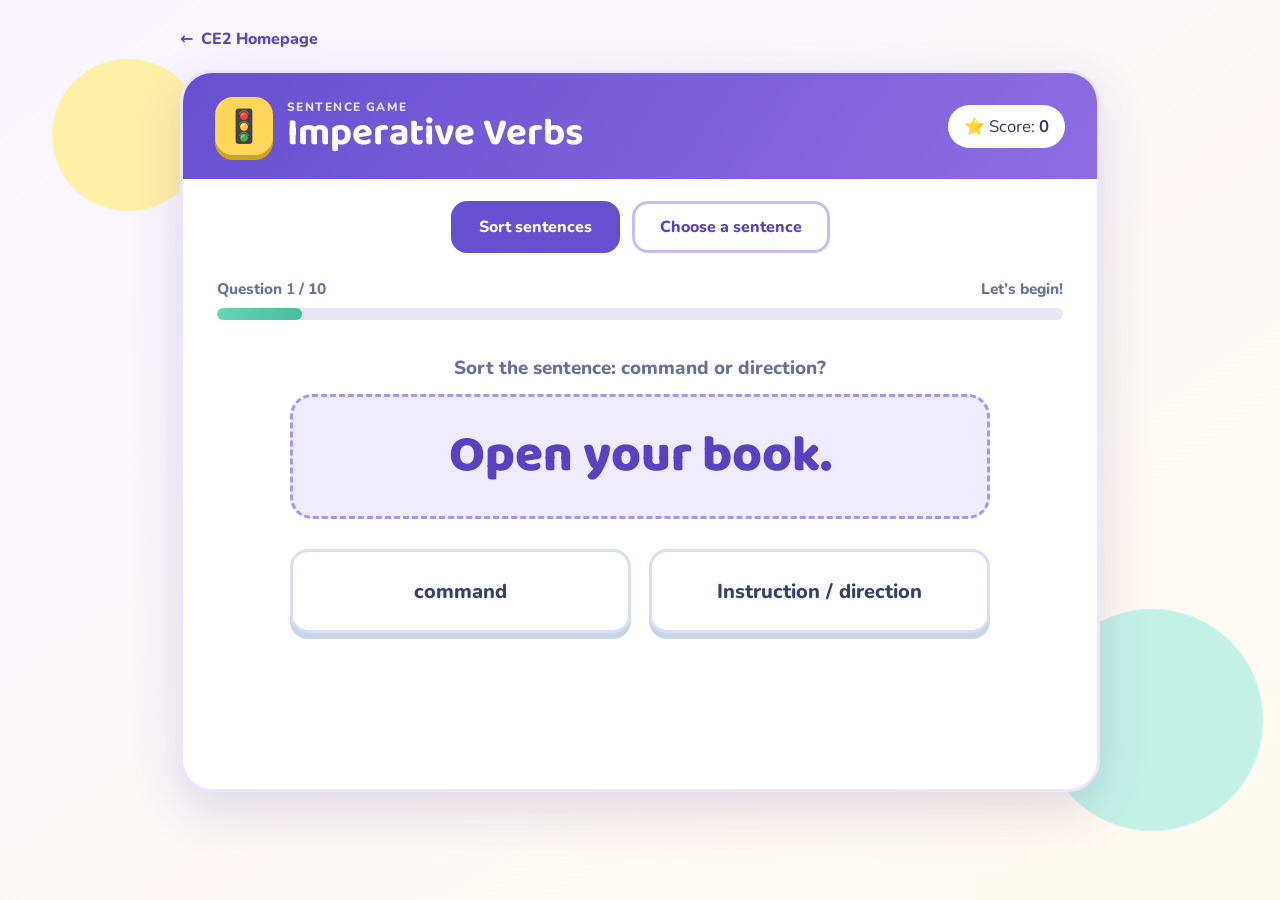
<file: games/imperative-verbs.html>
<!doctype html>
<html lang="en">
  <head><script src="../student-roster.js"></script>
    <meta charset="UTF-8" />
    <meta name="viewport" content="width=device-width, initial-scale=1.0" />
    <meta name="description" content="A fun imperative verbs game for CE2 English students." />
    <title>Imperative Verbs | CE2 Learning Games</title>
    <link rel="preconnect" href="https://fonts.googleapis.com" />
    <link rel="preconnect" href="https://fonts.gstatic.com" crossorigin />
    <link href="https://fonts.googleapis.com/css2?family=Baloo+2:wght@500;600;700;800&family=Nunito:wght@600;700;800&display=swap" rel="stylesheet" />
    <link rel="stylesheet" href="imperative-verbs.css" />
    <link rel="stylesheet" href="../results.css" />
  <link rel="stylesheet" href="../progress.css"></head>
  <body>
    <main class="game-page">
      <a class="home-link" href="../index.html"><span aria-hidden="true">←</span> CE2 Homepage</a>

      <section class="game-panel" aria-labelledby="game-title">
        <header class="game-header">
          <div class="title-wrap">
            <span class="game-icon" aria-hidden="true">🚦</span>
            <div><p class="kicker">Sentence game</p><h1 id="game-title">Imperative Verbs</h1></div>
          </div>
          <div class="score-pill">⭐ Score: <strong id="score">0</strong></div>
        </header>

        <nav class="exercise-picker" aria-label="Choose an exercise">
          <button class="secondary-button" type="button" data-exercise="sort" data-progress="imperatives-sort" aria-pressed="true">Sort sentences</button>
          <button class="secondary-button" type="button" data-exercise="choose" data-progress="imperatives-choose" aria-pressed="false">Choose a sentence</button>
        </nav>
        <div id="quiz-view">
          <div class="progress-info">
            <span>Question <strong id="question-number">1</strong> / <span class="question-total">10</span></span>
            <span id="progress-label">Let’s begin!</span>
          </div>
          <div class="progress-track" role="progressbar" aria-label="Game progress" aria-valuemin="0" aria-valuemax="10" aria-valuenow="1">
            <div class="progress-fill" id="progress-fill"></div>
          </div>

          <div class="question-area">
            <p class="instruction" id="instruction">Is this a command or an instruction?</p>
            <div class="sentence" id="sentence">Open your book.</div>
            <div class="answers" id="answers" aria-label="Answer choices">
              <button class="answer-button answer-button--command" type="button" data-answer="command"><span aria-hidden="true">💬</span> COMMAND</button>
              <button class="answer-button answer-button--direction" type="button" data-answer="direction"><span aria-hidden="true">🧭</span> INSTRUCTION / DIRECTION</button>
            </div>
            <p class="feedback" id="feedback" aria-live="polite"></p>
            <button class="primary-button next-button" id="next-button" type="button">Next Question <span aria-hidden="true">→</span></button>
          </div>
        </div>

        <div class="results" id="results" hidden>
          <div class="celebration" aria-hidden="true">🎉</div>
          <h2 tabindex="-1">Excellent work!</h2>
          <p>Your score: <strong><span id="final-score">0</span> / <span class="question-total">10</span></strong></p>
          <div class="result-actions">
            <button class="primary-button" id="play-again" type="button">↻ Play Again</button>
            <a class="secondary-button" href="../index.html">⌂ Back to CE2 Homepage</a>
          </div>
        </div>
      </section>
    </main>
    <script src="../results-api.js"></script>
    <script src="../progress-config.js"></script><script src="../game-progress.js"></script><script src="completion.js"></script>
    <script src="imperative-verbs.js"></script>
  </body>
</html>
</file>
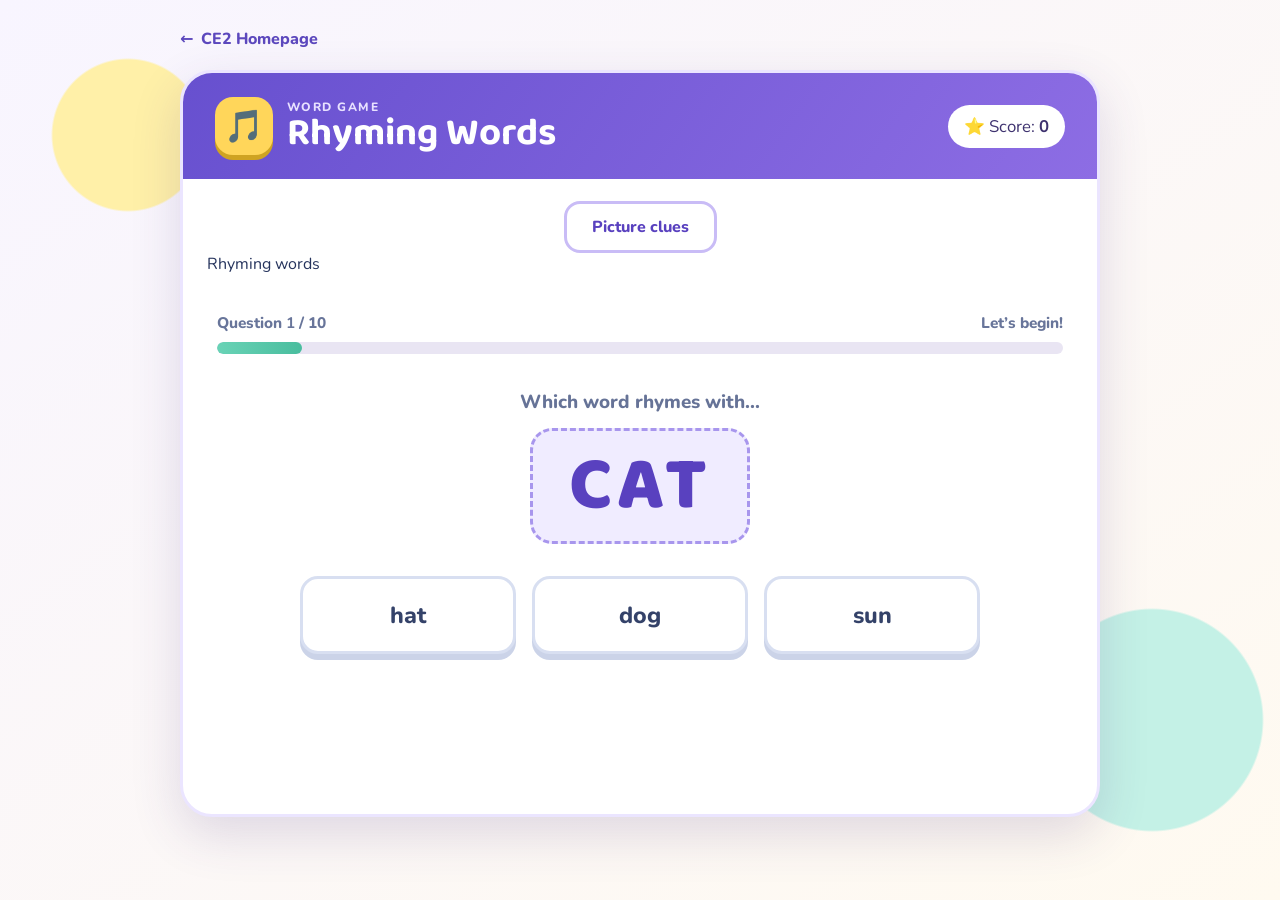
<file: games/rhyming-words.html>
<!doctype html>
<html lang="en">
  <head><script src="../student-roster.js"></script>
    <meta charset="UTF-8" />
    <meta name="viewport" content="width=device-width, initial-scale=1.0" />
    <meta name="description" content="A fun rhyming words game for CE2 students." />
    <title>Rhyming Words | CE2 Learning Games</title>
    <link rel="preconnect" href="https://fonts.googleapis.com" />
    <link rel="preconnect" href="https://fonts.gstatic.com" crossorigin />
    <link href="https://fonts.googleapis.com/css2?family=Baloo+2:wght@500;600;700;800&family=Nunito:wght@600;700;800&display=swap" rel="stylesheet" />
    <link rel="stylesheet" href="rhyming-words.css" />
    <link rel="stylesheet" href="../results.css" />
  <link rel="stylesheet" href="../progress.css"></head>
  <body>
    <main class="game-page">
      <a class="home-link" href="../index.html"><span aria-hidden="true">←</span> CE2 Homepage</a>

      <section class="game-panel" aria-labelledby="game-title">
        <header class="game-header">
          <div class="title-wrap">
            <span class="music-icon" aria-hidden="true">🎵</span>
            <div><p class="kicker">Word game</p><h1 id="game-title">Rhyming Words</h1></div>
          </div>
          <div class="score-pill">⭐ Score: <strong id="score">0</strong></div>
        </header>

        <div class="exercise-picker">
          <button class="secondary-button" id="picture-mode" data-progress="rhymes-pictures" type="button" aria-pressed="false">Picture clues</button>
        </div>
        <p class="exercise-progress" data-progress="rhymes-words">Rhyming words</p><div id="quiz-view">
          <div class="progress-info">
            <span>Question <strong id="question-number">1</strong> / 10</span>
            <span id="progress-label">Let’s begin!</span>
          </div>
          <div class="progress-track" role="progressbar" aria-label="Game progress" aria-valuemin="0" aria-valuemax="10" aria-valuenow="1">
            <div class="progress-fill" id="progress-fill"></div>
          </div>

          <div class="question-area">
            <p class="instruction" id="instruction">Which word rhymes with...</p>
            <div class="target-word" id="target-word">CAT</div>
            <div class="answers" id="answers" aria-label="Answer choices"></div>
            <p class="feedback" id="feedback" aria-live="polite"></p>
            <button class="primary-button next-button" id="next-button" type="button">Next Question <span aria-hidden="true">→</span></button>
          </div>
        </div>

        <div class="results" id="results" hidden>
          <div class="celebration" aria-hidden="true">🎉</div>
          <h2 tabindex="-1">Great work!</h2>
          <p>Your score: <strong><span id="final-score">0</span> / 10</strong></p>
          <div class="result-actions">
            <button class="primary-button" id="play-again" type="button">↻ Play Again</button>
            <a class="secondary-button" href="../index.html">⌂ Back to CE2 Homepage</a>
          </div>
        </div>
      </section>
    </main>
    <script src="../results-api.js"></script>
    <script src="../progress-config.js"></script><script src="../game-progress.js"></script><script src="completion.js"></script>
    <script src="rhyming-words.js"></script>
  </body>
</html>
</file>
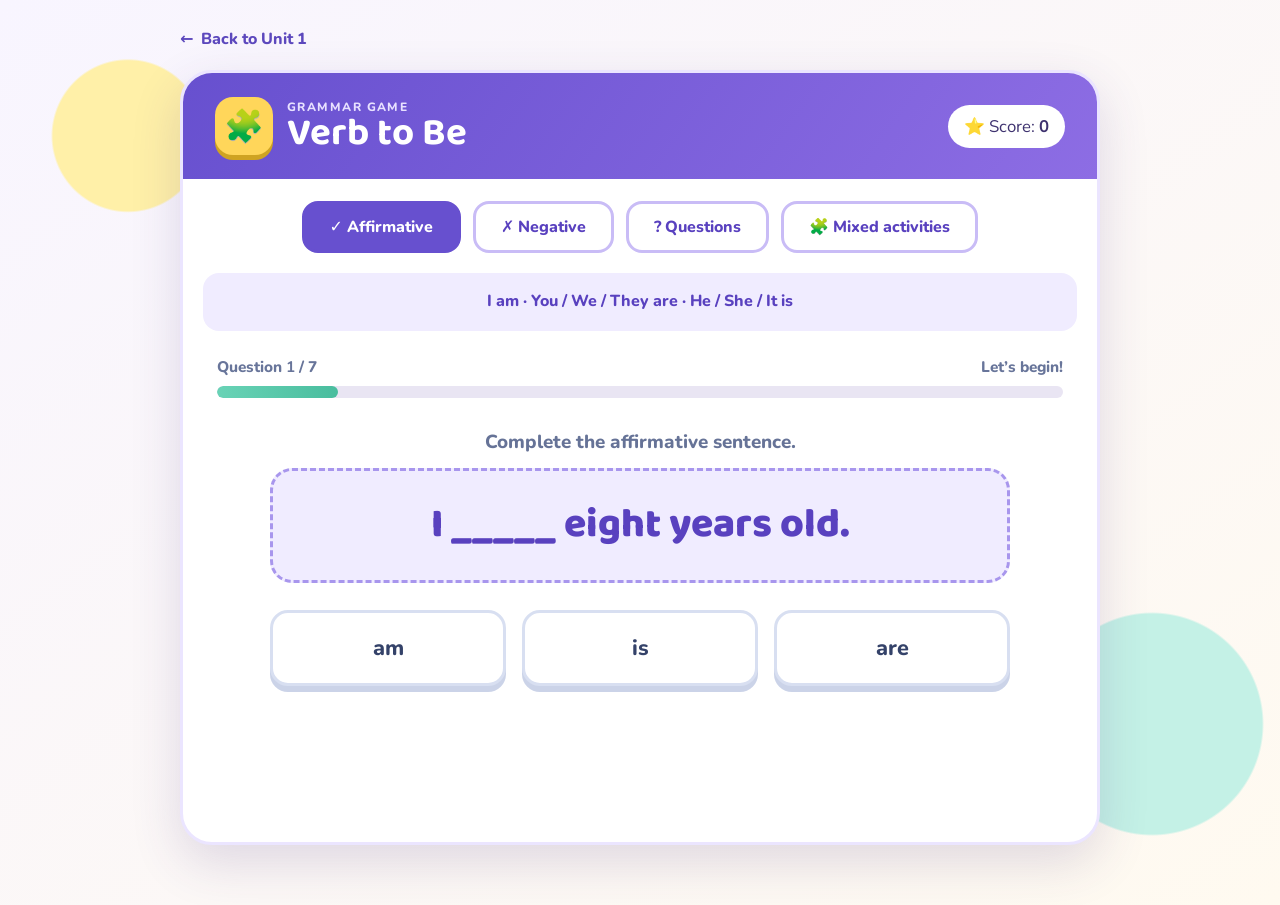
<file: games/verb-to-be.html>
<!doctype html>
<html lang="en">
  <head><script src="../student-roster.js"></script>
    <meta charset="UTF-8" />
    <meta name="viewport" content="width=device-width, initial-scale=1.0" />
    <meta name="description" content="Practise am, is and are in affirmative, negative and question forms for CE2 students." />
    <title>Verb to Be | CE2 Learning Games</title>
    <link rel="preconnect" href="https://fonts.googleapis.com" />
    <link rel="preconnect" href="https://fonts.gstatic.com" crossorigin />
    <link href="https://fonts.googleapis.com/css2?family=Baloo+2:wght@500;600;700;800&family=Nunito:wght@600;700;800&display=swap" rel="stylesheet" />
    <link rel="stylesheet" href="verb-to-be.css" />
    <link rel="stylesheet" href="../results.css" />
  <link rel="stylesheet" href="../progress.css"></head>
  <body>
    <main class="game-page">
      <a class="home-link" href="../index.html#unit-1"><span aria-hidden="true">←</span> Back to Unit 1</a>

      <section class="game-panel" aria-labelledby="game-title">
        <header class="game-header">
          <div class="title-wrap">
            <span class="game-icon" aria-hidden="true">🧩</span>
            <div><p class="kicker">Grammar game</p><h1 id="game-title">Verb to Be</h1></div>
          </div>
          <div class="score-pill">⭐ Score: <strong id="score">0</strong></div>
        </header>

        <nav class="exercise-picker" aria-label="Choose a verb to be exercise">
          <button class="secondary-button" type="button" data-exercise="affirmative" data-progress="be-affirmative" aria-pressed="true">✓ Affirmative</button>
          <button class="secondary-button" type="button" data-exercise="negative" data-progress="be-negative" aria-pressed="false">✗ Negative</button>
          <button class="secondary-button" type="button" data-exercise="interrogative" data-progress="be-interrogative" aria-pressed="false">? Questions</button>
          <button class="secondary-button" type="button" data-exercise="mixed" data-progress="be-mixed" aria-pressed="false">🧩 Mixed activities</button>
        </nav>
        <p class="grammar-guide" id="grammar-guide">I am · You / We / They are · He / She / It is</p>
        <div id="quiz-view">
          <div class="progress-info">
            <span>Question <strong id="question-number">1</strong> / <span class="question-total">7</span></span>
            <span id="progress-label">Let’s begin!</span>
          </div>
          <div class="progress-track" role="progressbar" aria-label="Game progress" aria-valuemin="0" aria-valuemax="7" aria-valuenow="1">
            <div class="progress-fill" id="progress-fill"></div>
          </div>

          <div class="question-area">
            <p class="instruction" id="instruction">Complete the affirmative sentence.</p>
            <div class="sentence" id="sentence">I _____ eight years old.</div>
            <div class="answers" id="answers" aria-label="Answer choices"></div>
            <p class="feedback" id="feedback" aria-live="polite"></p>
            <button class="primary-button next-button" id="next-button" type="button">Next Question <span aria-hidden="true">→</span></button>
          </div>
        </div>

        <div class="results" id="results" hidden>
          <div class="celebration" aria-hidden="true">🎉</div>
          <h2 tabindex="-1">Great work!</h2>
          <p>Your score: <strong><span id="final-score">0</span> / <span class="question-total">7</span></strong></p>
          <div class="result-actions">
            <button class="primary-button" id="play-again" type="button">↻ Play Again</button>
            <a class="secondary-button" href="../index.html#unit-1">← Back to Unit 1</a>
            <a class="secondary-button" href="../index.html">⌂ Back to CE2 Homepage</a>
          </div>
        </div>
      </section>
    </main>
    <script src="word-order.js"></script>
    <script src="../results-api.js"></script>
    <script src="../progress-config.js"></script><script src="../game-progress.js"></script><script src="completion.js"></script>
    <script src="verb-to-be.js"></script>
  </body>
</html>
</file>
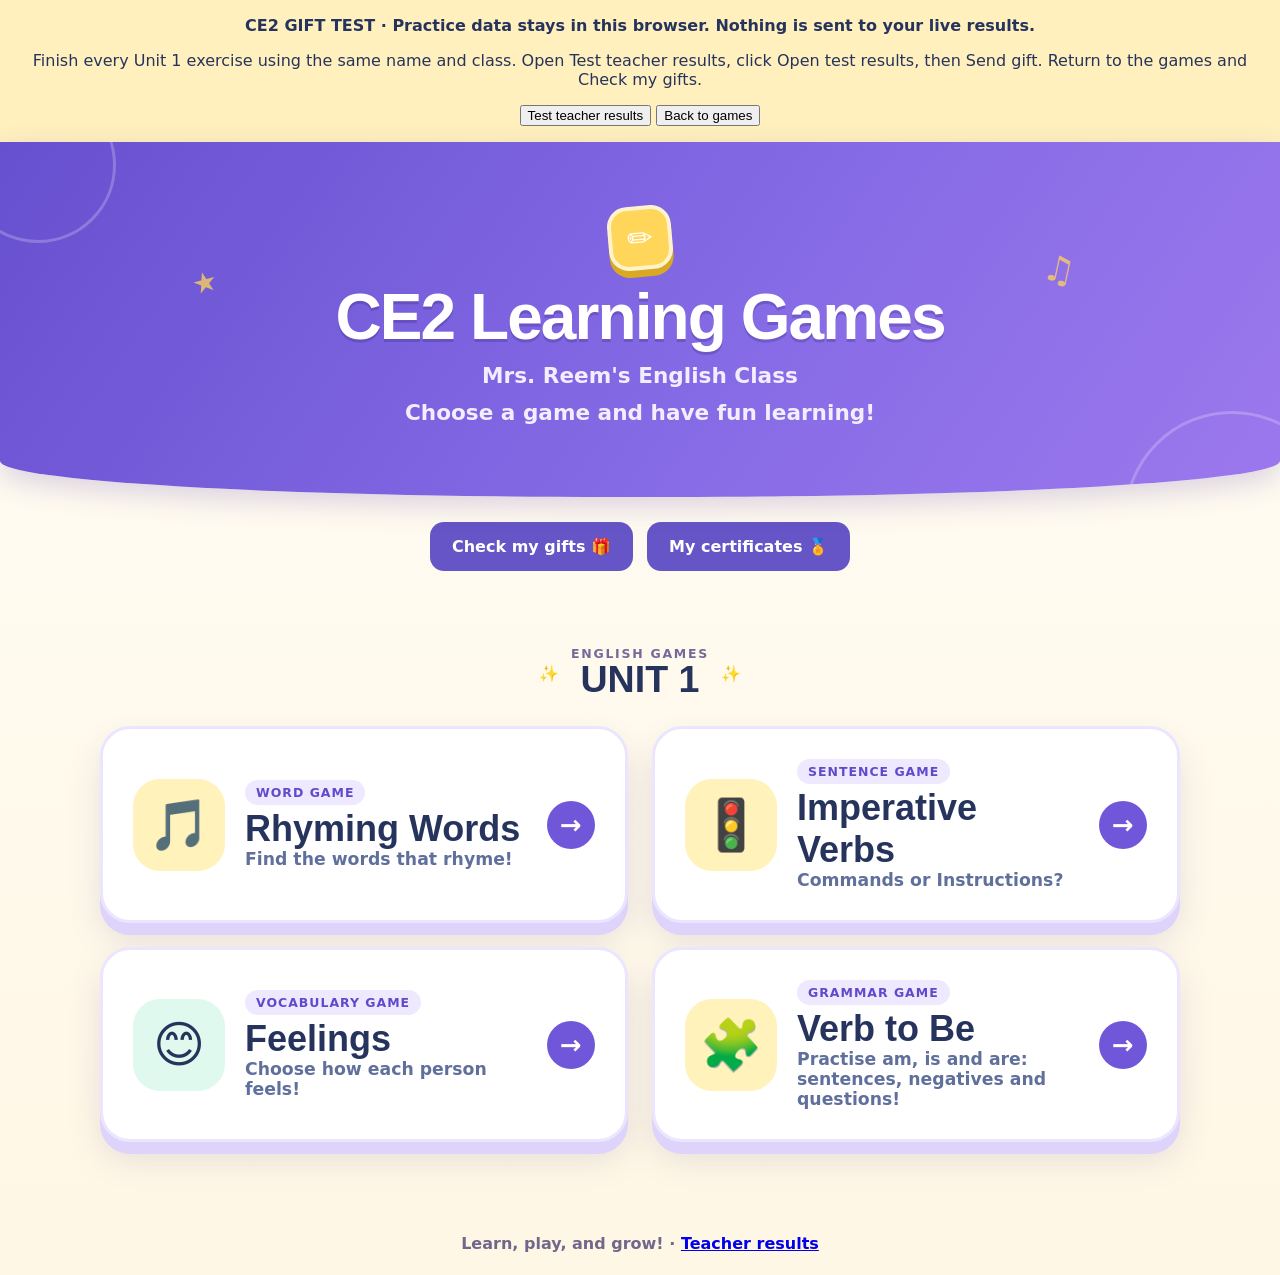
<file: gift-tests/CE2-TEST-GIFTS.html>
<!doctype html>
<html lang="en">
  <head>
    <meta charset="UTF-8" />
    <meta name="viewport" content="width=device-width, initial-scale=1.0" />
    <meta name="description" content="Fun, child-friendly learning games for CE2 students." />
    <title>CE2 Learning Games</title>
    
    
    
    <style>:root {
  --ink: #26345d;
  --muted: #60709c;
  --purple: #7056d9;
  --purple-dark: #5941bf;
  --yellow: #ffd65a;
  --cream: #fffaf0;
  --white: #ffffff;
  font-family: "Nunito", system-ui, sans-serif;
  color: var(--ink);
  background: var(--cream);
}

* { box-sizing: border-box; }

body {
  margin: 0;
  min-width: 320px;
  min-height: 100vh;
  background:
    radial-gradient(circle at 8% 8%, rgba(255, 214, 90, .28) 0 70px, transparent 72px),
    radial-gradient(circle at 92% 20%, rgba(111, 210, 190, .2) 0 100px, transparent 102px),
    linear-gradient(180deg, #fffdf7 0%, #fff7e5 100%);
}

.page-shell { min-height: 100vh; display: flex; flex-direction: column; }

.hero {
  position: relative;
  overflow: hidden;
  padding: 64px 24px 72px;
  text-align: center;
  color: white;
  background: linear-gradient(125deg, #6750cf 0%, #866be6 58%, #9c78ed 100%);
  border-radius: 0 0 48% 48% / 0 0 36px 36px;
  box-shadow: 0 10px 28px rgba(79, 55, 164, .2);
}

.hero::before, .hero::after {
  content: ""; position: absolute; border: 3px solid rgba(255,255,255,.22); border-radius: 50%;
}
.hero::before { width: 150px; height: 150px; left: -40px; top: -55px; }
.hero::after { width: 210px; height: 210px; right: -60px; bottom: -130px; }

.hero__badge {
  display: grid; place-items: center; width: 64px; height: 64px; margin: 0 auto 14px;
  font-size: 31px; background: var(--yellow); border: 4px solid rgba(255,255,255,.7);
  border-radius: 20px; transform: rotate(-5deg); box-shadow: 0 7px 0 #d9a923;
}

.hero h1 {
  margin: 0; font-family: "Baloo 2", sans-serif; font-size: clamp(2.35rem, 6vw, 4rem);
  line-height: 1.05; letter-spacing: -.03em; text-shadow: 0 3px 0 rgba(48,31,110,.25);
}

.hero p { margin: 12px 0 0; font-size: clamp(1.05rem, 2.4vw, 1.35rem); font-weight: 700; color: #f2edff; }
.hero__decor { position: absolute; opacity: .75; color: var(--yellow); }
.hero__decor--star { left: 15%; top: 35%; font-size: 28px; transform: rotate(-15deg); }
.hero__decor--note { right: 16%; top: 30%; font-size: 36px; transform: rotate(12deg); }

.games { width: min(1080px, calc(100% - 40px)); margin: 50px auto 70px; flex: 1; }
.section-title { display: flex; align-items: center; justify-content: center; gap: 12px; margin-bottom: 25px; text-align: center; }
.section-title__eyebrow { margin: 0 0 -3px; color: #75699a; font-size: .78rem; font-weight: 800; letter-spacing: .14em; text-transform: uppercase; }
.section-title h2 { margin: 0; font-family: "Baloo 2", sans-serif; font-size: clamp(1.8rem, 4vw, 2.35rem); }
.game-grid { display: grid; grid-template-columns: repeat(auto-fit, minmax(min(100%, 420px), 1fr)); gap: 24px; }

.game-card {
  display: flex; align-items: center; gap: 20px; min-height: 190px; padding: 30px;
  color: inherit; text-decoration: none; background: white; border: 3px solid #ece5ff;
  border-radius: 30px; box-shadow: 0 12px 0 #ded4fb, 0 18px 34px rgba(69, 54, 121, .13);
  transition: transform .2s ease, box-shadow .2s ease, border-color .2s ease;
}
.game-card:hover { transform: translateY(-6px); border-color: #bcaaff; box-shadow: 0 16px 0 #ded4fb, 0 24px 38px rgba(69,54,121,.17); }
.game-card:focus-visible { outline: 5px solid var(--yellow); outline-offset: 5px; }
.game-card__icon { flex: 0 0 auto; display: grid; place-items: center; width: 92px; height: 92px; font-size: 50px; background: #fff2bb; border-radius: 27px; }
.game-card__content { display: flex; flex-direction: column; }
.game-card__eyebrow { width: max-content; margin-bottom: 3px; padding: 5px 11px; color: #6249cb; background: #eee9ff; border-radius: 20px; font-size: .78rem; font-weight: 800; text-transform: uppercase; letter-spacing: .08em; }
.game-card__title { font-family: "Baloo 2", sans-serif; font-size: clamp(1.65rem, 4vw, 2.25rem); font-weight: 800; line-height: 1.15; }
.game-card__description { color: var(--muted); font-size: 1.08rem; font-weight: 700; }
.game-card__arrow { margin-left: auto; display: grid; place-items: center; min-width: 48px; height: 48px; color: white; background: var(--purple); border-radius: 50%; font-size: 26px; font-weight: 800; }
.game-card--feelings .game-card__icon { background: #dff9ee; }
.coming-soon { min-height: 190px; display: flex; flex-direction: column; align-items: center; justify-content: center; color: #8b86a1; border: 3px dashed #dcd5c9; border-radius: 30px; font-size: 1.05rem; }
.coming-soon strong { color: #746d87; font-family: "Baloo 2", sans-serif; font-size: 1.55rem; }
footer { padding: 22px; text-align: center; color: #70678a; font-weight: 800; }

@media (max-width: 600px) {
  .hero { padding: 48px 18px 58px; }
  .hero__decor { display: none; }
  .games { width: min(100% - 28px, 1080px); margin-top: 38px; }
  .game-card { min-height: 0; padding: 22px 18px; gap: 15px; border-radius: 24px; }
  .game-card__icon { width: 70px; height: 70px; font-size: 38px; border-radius: 20px; }
  .game-card__arrow { min-width: 40px; height: 40px; }
}

@media (prefers-reduced-motion: reduce) { * { scroll-behavior: auto !important; transition: none !important; } }
</style>
  <style>.gift-actions{display:flex;justify-content:center;gap:14px;flex-wrap:wrap;margin:25px 0}.gift-actions button,.gift-card,#giftLookup button,.certificate-actions button{border:0;border-radius:14px;padding:15px 22px;background:#6655c7;color:white;font:inherit;font-weight:800;cursor:pointer}#giftsDialog{width:min(800px,94vw)}#giftLookup{display:grid;gap:10px;margin:20px 0}#giftLookup input,#giftLookup select{width:100%;padding:12px;border:2px solid #d8d0ef;border-radius:10px;font:inherit;margin:0}#giftLookup button{justify-self:start}#giftList{display:flex;gap:15px;flex-wrap:wrap;margin:20px 0}.gift-card{min-height:115px;background:#fff0be;color:#5143a8;font-size:1.3rem;border:2px solid #e8c45e}.certificate{text-align:center;border:7px double #c79832;border-radius:12px;padding:30px 20px;background:#fffdf5}.certificate .seal{font-size:3rem}.certificate h3{font-size:clamp(1.5rem,4vw,2.3rem);color:#6655c7;margin:12px}.certificate-name{font-size:clamp(1.6rem,5vw,2.8rem);font-weight:900;overflow-wrap:anywhere}.certificate-actions{display:flex;justify-content:center;gap:12px;flex-wrap:wrap;margin-top:22px}.confetti{position:fixed;inset:0;pointer-events:none;z-index:10000;overflow:hidden}.confetti i{position:absolute;left:var(--x);top:-20px;width:10px;height:17px;animation:confetti-fall 2.8s var(--delay) ease-in forwards}@keyframes confetti-fall{to{transform:translateY(105vh) rotate(var(--spin))}}@media print{body>*{display:none!important}#giftsDialog{display:block!important;position:static;max-height:none;width:100%;box-shadow:none;padding:0}#giftsDialog>*{display:none!important}#giftsDialog #certificate{display:block!important}#certificate .certificate-actions{display:none!important}dialog::backdrop{background:none}}

#giftsDialog{max-height:92vh;overflow:auto;border:0;border-radius:26px;padding:28px;background:#fffaf1;color:#252352;font-family:Nunito,system-ui,sans-serif;box-shadow:0 20px 80px #25235244}#giftsDialog::backdrop{background:#25235299}#giftsDialog .dialog-top{display:flex;justify-content:space-between;align-items:center;gap:15px}#closeGifts{border:0;border-radius:50%;width:44px;height:44px;font-size:1.2rem;cursor:pointer}.gift-actions button:focus-visible,.gift-card:focus-visible,#giftsDialog button:focus-visible{outline:3px solid #c79832;outline-offset:4px}[hidden]{display:none!important}
</style></head>
  <body><div class="test-banner" style="background:#fff0be;padding:16px;text-align:center"><strong>CE2 GIFT TEST · Practice data stays in this browser. Nothing is sent to your live results.</strong><p>Finish every Unit 1 exercise using the same name and class. Open Test teacher results, click Open test results, then Send gift. Return to the games and Check my gifts.</p><button type="button" id="showTestTeacher">Test teacher results</button> <button type="button" id="showTestGames">Back to games</button></div><div id="studentSurface">
    <div class="page-shell">
      <header class="hero">
        <div class="hero__decor hero__decor--star" aria-hidden="true">★</div>
        <div class="hero__decor hero__decor--note" aria-hidden="true">♫</div>
        <div class="hero__badge" aria-hidden="true">✏️</div>
        <h1>CE2 Learning Games</h1>
        <p>Mrs. Reem's English Class</p>
        <p>Choose a game and have fun learning!</p>
      </header>

      <div class="gift-actions"><button type="button" data-gifts="gifts">Check my gifts 🎁</button><button type="button" data-gifts="certificates">My certificates 🏅</button></div><main class="games" id="unit-1" aria-labelledby="games-heading">
        <div class="section-title">
          <span aria-hidden="true">✨</span>
          <div>
            <p class="section-title__eyebrow">English games</p>
            <h2 id="games-heading">UNIT 1</h2>
          </div>
          <span aria-hidden="true">✨</span>
        </div>

        <div class="game-grid">
          <!-- Add future CE2 game cards to this grid. Each card can link to its own page. -->
          <a class="game-card game-card--rhymes" href="games/rhyming-words.html">
            <span class="game-card__icon" aria-hidden="true">🎵</span>
            <span class="game-card__content">
              <span class="game-card__eyebrow">Word game</span>
              <span class="game-card__title">Rhyming Words</span>
              <span class="game-card__description">Find the words that rhyme!</span>
            </span>
            <span class="game-card__arrow" aria-hidden="true">→</span>
          </a>

          <a class="game-card game-card--imperatives" href="games/imperative-verbs.html">
            <span class="game-card__icon" aria-hidden="true">🚦</span>
            <span class="game-card__content">
              <span class="game-card__eyebrow">Sentence game</span>
              <span class="game-card__title">Imperative Verbs</span>
              <span class="game-card__description">Commands or Instructions?</span>
            </span>
            <span class="game-card__arrow" aria-hidden="true">→</span>
          </a>

          <a class="game-card game-card--feelings" href="games/feelings.html">
            <span class="game-card__icon" aria-hidden="true">😊</span>
            <span class="game-card__content">
              <span class="game-card__eyebrow">Vocabulary game</span>
              <span class="game-card__title">Feelings</span>
              <span class="game-card__description">Choose how each person feels!</span>
            </span>
            <span class="game-card__arrow" aria-hidden="true">→</span>
          </a>

          <a class="game-card game-card--be" href="games/verb-to-be.html">
            <span class="game-card__icon" aria-hidden="true">🧩</span>
            <span class="game-card__content">
              <span class="game-card__eyebrow">Grammar game</span>
              <span class="game-card__title">Verb to Be</span>
              <span class="game-card__description">Practise am, is and are: sentences, negatives and questions!</span>
            </span>
            <span class="game-card__arrow" aria-hidden="true">→</span>
          </a>
        </div>
      </main>

      <footer>Learn, play, and grow! · <a href="teacher.html">Teacher results</a></footer>
    </div>
  <dialog id="giftsDialog" aria-labelledby="giftsTitle"><div class="dialog-top"><h2 id="giftsTitle">Check my gifts 🎁</h2><button id="closeGifts" aria-label="Close gifts">✕</button></div><form id="giftLookup"><label for="giftName">Your name</label><input id="giftName" name="gift_name" maxlength="100" autocomplete="off" required><label for="giftSection">Your class</label><select id="giftSection" name="gift_section" required><option value="">Choose your class</option><option>CE2 A</option><option>CE2 D</option></select><button type="submit">Check →</button></form><p id="giftStatus" role="status" aria-live="polite"></p><div id="giftList"></div><section id="certificate" class="certificate" hidden><div class="seal" aria-hidden="true">🏅 ⭐ 🏅</div><h3 id="certificateHeading" tabindex="-1">Certificate of achievement</h3><p>Awarded to</p><p id="certificateName" class="certificate-name"></p><h3>Congratulations!</h3><p>You completed all <strong>Unit 1 games!</strong></p><p>CE2 · Unit 1</p><p>With love from <strong>Mrs. Reem</strong> 💜</p><p id="certificateDate"></p><div class="certificate-actions"><button id="collectionFromGift">My certificates 🏅</button><button id="printCertificate">Print / Save as PDF</button></div></section></dialog></div><main class="game-page" id="testTeacher" hidden>
  <a class="home-link" href="index.html">← CE2 Homepage</a>
  <section class="game-panel" aria-labelledby="teacher-title">
    <header class="game-header"><h1 id="teacher-title">Teacher Results</h1></header>
    <div class="teacher-content">
      <form class="teacher-form" id="teacher-login">
        <h2>Teacher sign-in</h2>
        
        <input id="teacher-email" type="email" value="test@example.com" hidden>
        
        <input id="teacher-password" type="password" value="demo" hidden><p>Practice dashboard. No teacher password needed.</p>
        <label class="stay-signed-in"><input id="stay-signed-in" type="checkbox"> Stay signed in on this device</label>
        <button class="primary-button" type="submit">Open test results</button>
      </form>
      <p id="teacher-status" class="teacher-status" role="status" aria-live="polite"></p>
      <div id="teacher-results" hidden>
        <div class="teacher-toolbar">
          <button class="secondary-button" id="refresh-results" type="button">Refresh results</button>
          <button class="primary-button" id="download-csv" type="button" disabled>Download CSV</button>
          <button class="secondary-button" id="sign-out" type="button">Sign out</button>
        </div>
        <p id="gift-teacher-status" role="status" aria-live="polite"></p><div id="section-results"></div>
      </div>
    </div>
  </section>
</main><style>[hidden] { display: none !important; }
.completion-form, .teacher-form { width: min(480px, 100%); margin: 28px auto; padding: 22px; border: 2px solid #d8dff1; border-radius: 18px; text-align: left; }
.completion-form h3 { margin-top: 0; }
.completion-form label, .teacher-form label { display: block; margin: 15px 0 6px; font-weight: 800; }
input, select { width: 100%; min-height: 46px; padding: 10px; font: inherit; border: 2px solid #9a8bce; border-radius: 8px; }
input:focus-visible, select:focus-visible { outline: 3px solid #f6c936; outline-offset: 2px; }
.completion-form button, .teacher-form button { margin-top: 20px; }
.results .completion-form p, .score-note, .submission-status { font-size: 1rem; margin: 12px 0; }
button:disabled { cursor: default; opacity: .65; }
.teacher-content { padding: 24px; }
.teacher-toolbar { display: flex; flex-wrap: wrap; gap: 12px; margin: 20px 0; }
.table-wrap { overflow-x: auto; }
table { width: 100%; border-collapse: collapse; margin-bottom: 28px; }
th, td { padding: 12px; border-bottom: 1px solid #d8dff1; text-align: left; }
th { background: #f0ecff; }
.teacher-status { min-height: 24px; }

.student-list { list-style: none; margin: 0 0 28px; padding: 0; }
.student-results { border-bottom: 1px solid #d8dff1; }
.student-results summary { padding: 12px; cursor: pointer; font-weight: 700; text-align: left; overflow-wrap: anywhere; }
.student-results summary:hover { background: #f0ecff; }
.student-results summary:focus-visible { outline: 3px solid #9a8bce; outline-offset: -3px; }
.student-results[open] summary { background: #f0ecff; }
.student-results .table-wrap { padding: 12px; }
.student-results table { margin-bottom: 0; }

.teacher-form .stay-signed-in { display: flex; align-items: center; gap: 10px; font-weight: 400; }
.stay-signed-in input { width: 18px; height: 18px; min-height: 0; padding: 0; flex: 0 0 18px; }

.all-games-completed { display: inline-block; margin-left: 10px; color: #18733b; font-style: italic; font-weight: 500; }

.teacher-gift{display:inline-flex;margin-left:12px;align-items:center;font-weight:700}.send-gift{border:0;background:#6655c7;color:white;font:inherit;font-weight:800;border-radius:12px;padding:10px 15px;cursor:pointer}.gift-student{display:flex;justify-content:space-between;align-items:center;gap:15px;flex-wrap:wrap;padding:15px;border-bottom:1px solid #ddd}
</style><script>window.GiftConfig = {
  "level": "CE2",
  "sections": [
    "CE2 A",
    "CE2 D"
  ],
  "allSections": [
    "CP C",
    "CP F",
    "CE2 A",
    "CE2 D",
    "CM1 A",
    "CM1 D"
  ],
  "catalog": {
    "CP": [
      {
        "game": "School supplies",
        "exercise": "Picture pairs"
      },
      {
        "game": "School supplies",
        "exercise": "What’s missing?"
      },
      {
        "game": "My daily routine",
        "exercise": "Picture pairs"
      },
      {
        "game": "My daily routine",
        "exercise": "What’s missing?"
      },
      {
        "game": "There is / There are",
        "exercise": "Choose the sentence"
      }
    ],
    "CE2": [
      {
        "game": "Rhyming Words",
        "exercise": "Rhyming words"
      },
      {
        "game": "Rhyming Words",
        "exercise": "Picture clues"
      },
      {
        "game": "Imperative Verbs",
        "exercise": "Sort sentences"
      },
      {
        "game": "Imperative Verbs",
        "exercise": "Choose a sentence"
      },
      {
        "game": "Feelings",
        "exercise": "Picture matching"
      },
      {
        "game": "Feelings",
        "exercise": "Build a sentence"
      },
      {
        "game": "Feelings",
        "exercise": "Sentences and situations"
      },
      {
        "game": "Verb to Be",
        "exercise": "affirmative"
      },
      {
        "game": "Verb to Be",
        "exercise": "negative"
      },
      {
        "game": "Verb to Be",
        "exercise": "interrogative"
      },
      {
        "game": "Verb to Be",
        "exercise": "mixed"
      }
    ],
    "CM1": [
      {
        "game": "CM1 · Capitalization and Punctuation",
        "exercise": "Capitalize and Punctuate"
      },
      {
        "game": "CM1 · Capitalization and Punctuation",
        "exercise": "Full Stop or Question Mark?"
      },
      {
        "game": "CM1 · London Landmarks",
        "exercise": "Guess the Landmark"
      },
      {
        "game": "CM1 · London Landmarks",
        "exercise": "Who or What Am I?"
      },
      {
        "game": "CM1 · London Landmarks",
        "exercise": "Match the Landmark"
      },
      {
        "game": "CM1 · Family Tree",
        "exercise": "Family Tree Quiz"
      },
      {
        "game": "CM1 · Family Tree",
        "exercise": "Choose the Relationship"
      },
      {
        "game": "CM1 · Subject Pronouns",
        "exercise": "Replace the Subject"
      },
      {
        "game": "CM1 · Subject Pronouns",
        "exercise": "Pronoun Challenge"
      },
      {
        "game": "CM1 · Object Pronouns",
        "exercise": "Replace the Object"
      },
      {
        "game": "CM1 · Object Pronouns",
        "exercise": "Subject or Object Pronoun?"
      },
      {
        "game": "CM1 · Verb to Be",
        "exercise": "Am / Is / Are"
      },
      {
        "game": "CM1 · Verb to Be",
        "exercise": "Make It Negative"
      },
      {
        "game": "CM1 · Verb to Be",
        "exercise": "Make a Question"
      },
      {
        "game": "CM1 · Prepositions of Place",
        "exercise": "Where is it?"
      },
      {
        "game": "CM1 · Prepositions of Place",
        "exercise": "Choose the Correct Sentence"
      }
    ]
  }
};

window.UnitProgress = (() => {
 const normalize=name=>String(name).trim().replace(/\s+/g,' ').toLowerCase();
 const key=(name,section)=>JSON.stringify([normalize(name),section]);
 const requiredFor=section=>GiftConfig.catalog[section.split(' ')[0]]||[];
 function students(rows){const groups=new Map();for(const row of rows){if(!GiftConfig.allSections.includes(row.class_section))continue;const id=key(row.student_name,row.class_section);if(!groups.has(id))groups.set(id,{name:row.student_name.trim(),section:row.class_section,completed:new Set(),required:requiredFor(row.class_section)});const student=groups.get(id);const index=student.required.findIndex(r=>row.game===r.game&&row.exercise===r.exercise);if(index>=0&&Number(row.total)>0&&Number(row.score)>=0)student.completed.add(index);}return [...groups.values()].map(s=>({...s,count:s.completed.size,total:s.required.length,eligible:s.required.length>0&&s.completed.size===s.required.length}));}
 return {normalize,key,requiredFor,students};
})();

window.ResultsAPI=(()=>{
 const store='school-gift-test-oct2026-v2',teacherId='eb3a0fce-6c14-48df-bdd5-0b1bcdbee4c9';
 function read(){return JSON.parse(localStorage.getItem(store)||'{"results":[],"gifts":[]}');}
 function save(data){localStorage.setItem(store,JSON.stringify(data));}
 function auth(){return {access_token:'demo',refresh_token:'demo',expires_in:3600,user:{id:teacherId}};}
 return {teacherId,async submit(record){const d=read();if(!d.results.some(r=>r.id===record.id))d.results.push({...record,completed_at:new Date().toISOString()});save(d);},async signIn(){read();return auth();},async refresh(){return auth();},async signOut(){},async results(){return read().results;},async teacherGifts(){return read().gifts;},async sendGift(name,section){const d=read();const eligible=UnitProgress.students(d.results).find(s=>UnitProgress.key(s.name,s.section)===UnitProgress.key(name,section)&&s.eligible);if(!eligible)throw new Error('Incomplete');let gift=d.gifts.find(g=>UnitProgress.key(g.student_name,g.class_section)===UnitProgress.key(name,section));if(!gift){gift={id:crypto.randomUUID(),student_name:eligible.name,class_section:section,class_level:section.split(' ')[0],unit_id:'unit-1',awarded_at:new Date().toISOString(),opened_at:null};d.gifts.push(gift);save(d);}return gift;},async gifts(name,section){return read().gifts.filter(g=>g.class_level===GiftConfig.level&&UnitProgress.key(g.student_name,g.class_section)===UnitProgress.key(name,section));},async openGift(name,section,id){const d=read();const g=d.gifts.find(g=>g.id===id&&g.class_level===GiftConfig.level&&UnitProgress.key(g.student_name,g.class_section)===UnitProgress.key(name,section));if(!g)throw new Error('Unknown gift');g.opened_at||=new Date().toISOString();save(d);return g;}};
})();

(() => {
 const dialog=document.querySelector('#giftsDialog'),form=document.querySelector('#giftLookup'),status=document.querySelector('#giftStatus'),list=document.querySelector('#giftList'),certificate=document.querySelector('#certificate');
 let mode='gifts',identity=null,awards=[],generation=0;
 function confetti(){if(matchMedia('(prefers-reduced-motion: reduce)').matches)return;const layer=document.createElement('div');layer.className='confetti';layer.setAttribute('aria-hidden','true');for(let i=0;i<65;i++){const bit=document.createElement('i');bit.style.setProperty('--x',Math.random()*100+'vw');bit.style.setProperty('--delay',Math.random()*.5+'s');bit.style.setProperty('--spin',Math.random()*720+'deg');bit.style.background=['#ffd55b','#6655c7','#df6d42','#46b890','#ed89b6'][i%5];layer.append(bit);}dialog.append(layer);setTimeout(()=>layer.remove(),3500);}
 function render(){list.replaceChildren();certificate.hidden=true;const available=awards.filter(a=>mode==='gifts'?!a.opened_at:!!a.opened_at);status.textContent=available.length?(mode==='gifts'?'🎁 Gift from Mrs. Reem! Click your gift to open it.':'Your certificate collection'):(mode==='gifts'?'No new gifts yet. Any gift from Mrs. Reem will appear here.':'Your certificates will appear here after you open a gift.');for(const award of available){const b=document.createElement('button');b.className='gift-card';b.textContent=mode==='gifts'?'🎁 Open your Unit 1 gift':'🏅 Unit 1 certificate';b.onclick=async()=>{const run=generation;b.disabled=true;try{let current=award;if(!award.opened_at){current=await ResultsAPI.openGift(identity.name,identity.section,award.id);if(run!==generation)return;awards=awards.map(a=>a.id===current.id?current:a);}showCertificate(current);}catch{if(run===generation){status.textContent='Could not open your gift. Please try again.';b.disabled=false;}}};list.append(b);}}
 function showCertificate(award){list.replaceChildren();status.textContent='';certificate.hidden=false;document.querySelector('#certificateName').textContent=award.student_name;document.querySelector('#certificateDate').textContent=new Intl.DateTimeFormat('en-GB',{timeZone:'Asia/Qatar',dateStyle:'long'}).format(new Date(award.awarded_at));document.querySelector('#certificateHeading').focus();}
 document.querySelectorAll('[data-gifts]').forEach(b=>b.onclick=()=>{generation++;mode=b.dataset.gifts;identity=null;awards=[];form.reset();form.querySelector('button').disabled=false;form.hidden=false;list.replaceChildren();certificate.hidden=true;status.textContent='';document.querySelector('#giftsTitle').textContent=mode==='gifts'?'Check my gifts 🎁':'My certificates 🏅';dialog.showModal();});
 document.querySelector('#closeGifts').onclick=()=>dialog.close();dialog.addEventListener('close',()=>{dialog.querySelectorAll('.confetti').forEach(x=>x.remove());generation++;identity=null;awards=[];form.reset();list.replaceChildren();certificate.hidden=true;status.textContent='';});
 form.onsubmit=async event=>{event.preventDefault();const name=form.elements.gift_name.value.trim().replace(/\s+/g,' '),section=form.elements.gift_section.value;if(!name){form.elements.gift_name.setCustomValidity('Please enter your name.');form.elements.gift_name.reportValidity();return;}const run=++generation;const b=form.querySelector('button');b.disabled=true;status.textContent='Checking…';list.replaceChildren();certificate.hidden=true;try{const loaded=await ResultsAPI.gifts(name,section);if(run!==generation)return;identity={name,section};awards=loaded;render();if(mode==='gifts'&&awards.some(a=>!a.opened_at))confetti();}catch{if(run===generation)status.textContent='Could not check gifts. Please try again.';}finally{if(run===generation)b.disabled=false;}};
 form.elements.gift_name.oninput=()=>form.elements.gift_name.setCustomValidity('');
 document.querySelector('#collectionFromGift').onclick=()=>{mode='certificates';document.querySelector('#giftsTitle').textContent='My certificates 🏅';render();};
 document.querySelector('#printCertificate').onclick=()=>window.print();
})();

window.TeacherGifts=(()=>{
 let awards=[],available=false,generation=0;
 const status=()=>document.querySelector('#gift-teacher-status');
 function clear(){generation++;awards=[];available=false;if(status())status().textContent='';}
 async function load(token){const run=++generation;available=false;try{const data=await ResultsAPI.teacherGifts(token);if(run!==generation)return;awards=data;available=true;status().textContent='';}catch{if(run!==generation)return;awards=[];status().textContent='Gift service unavailable. The certificate database may still need setup.';}}
 function button(name,section,rows,getToken){const student=UnitProgress.students(rows).find(s=>UnitProgress.key(s.name,s.section)===UnitProgress.key(name,section));if(!student?.eligible)return null;
 const holder=document.createElement('span');holder.className='teacher-gift';
 const award=awards.find(a=>UnitProgress.key(a.student_name,a.class_section)===UnitProgress.key(name,section));
 if(award){holder.textContent=award.opened_at?'🏅 Certificate collected':'🎁 Gift sent';return holder;}
 const b=document.createElement('button');b.type='button';b.className='send-gift';b.textContent='Send gift 🎁';b.disabled=!available;holder.append(b);
 b.onclick=async event=>{event.preventDefault();event.stopPropagation();const run=generation;b.disabled=true;status().textContent='Sending gift…';try{const token=await getToken();if(run!==generation||!token)return;const sent=await ResultsAPI.sendGift(name,section,token);if(run!==generation)return;awards.push(sent);holder.textContent='🎁 Gift sent';status().textContent=`Gift sent to ${name}!`;}
 catch{if(run===generation){b.disabled=false;status().textContent='Could not send the gift. Refresh results and try again.';}}};return holder;}
 function renderList(rows,getToken){const list=document.querySelector('#gift-students');list.replaceChildren();for(const student of UnitProgress.students(rows)){const row=document.createElement('div');row.className='gift-student';const label=document.createElement('span');label.textContent=`${student.name} · ${student.section} · ${student.count} / ${student.total} games`;row.append(label);const action=button(student.name,student.section,rows,getToken);if(action)row.append(action);list.append(row);}}
 return {load,clear,button,renderList};
})();

// Frozen Unit 1 completion requirements.
window.CompletionCatalog = {
  "CP": [
    {
      "game": "School supplies",
      "exercise": "Picture pairs"
    },
    {
      "game": "School supplies",
      "exercise": "What’s missing?"
    },
    {
      "game": "My daily routine",
      "exercise": "Picture pairs"
    },
    {
      "game": "My daily routine",
      "exercise": "What’s missing?"
    },
    {
      "game": "There is / There are",
      "exercise": "Choose the sentence"
    }
  ],
  "CE2": [
    {
      "game": "Rhyming Words",
      "exercise": "Rhyming words"
    },
    {
      "game": "Rhyming Words",
      "exercise": "Picture clues"
    },
    {
      "game": "Imperative Verbs",
      "exercise": "Sort sentences"
    },
    {
      "game": "Imperative Verbs",
      "exercise": "Choose a sentence"
    },
    {
      "game": "Feelings",
      "exercise": "Picture matching"
    },
    {
      "game": "Feelings",
      "exercise": "Build a sentence"
    },
    {
      "game": "Feelings",
      "exercise": "Sentences and situations"
    },
    {
      "game": "Verb to Be",
      "exercise": "affirmative"
    },
    {
      "game": "Verb to Be",
      "exercise": "negative"
    },
    {
      "game": "Verb to Be",
      "exercise": "interrogative"
    },
    {
      "game": "Verb to Be",
      "exercise": "mixed"
    }
  ],
  "CM1": [
    {
      "game": "CM1 · Capitalization and Punctuation",
      "exercise": "Capitalize and Punctuate"
    },
    {
      "game": "CM1 · Capitalization and Punctuation",
      "exercise": "Full Stop or Question Mark?"
    },
    {
      "game": "CM1 · London Landmarks",
      "exercise": "Guess the Landmark"
    },
    {
      "game": "CM1 · London Landmarks",
      "exercise": "Who or What Am I?"
    },
    {
      "game": "CM1 · London Landmarks",
      "exercise": "Match the Landmark"
    },
    {
      "game": "CM1 · Family Tree",
      "exercise": "Family Tree Quiz"
    },
    {
      "game": "CM1 · Family Tree",
      "exercise": "Choose the Relationship"
    },
    {
      "game": "CM1 · Subject Pronouns",
      "exercise": "Replace the Subject"
    },
    {
      "game": "CM1 · Subject Pronouns",
      "exercise": "Pronoun Challenge"
    },
    {
      "game": "CM1 · Object Pronouns",
      "exercise": "Replace the Object"
    },
    {
      "game": "CM1 · Object Pronouns",
      "exercise": "Subject or Object Pronoun?"
    },
    {
      "game": "CM1 · Verb to Be",
      "exercise": "Am / Is / Are"
    },
    {
      "game": "CM1 · Verb to Be",
      "exercise": "Make It Negative"
    },
    {
      "game": "CM1 · Verb to Be",
      "exercise": "Make a Question"
    },
    {
      "game": "CM1 · Prepositions of Place",
      "exercise": "Where is it?"
    },
    {
      "game": "CM1 · Prepositions of Place",
      "exercise": "Choose the Correct Sentence"
    }
  ]
};

(() => {
  const login = document.querySelector('#teacher-login');
  const view = document.querySelector('#teacher-results');
  const status = document.querySelector('#teacher-status');
  const sections = document.querySelector('#section-results');
  const download = document.querySelector('#download-csv');
  const refresh = document.querySelector('#refresh-results');
  let session = null;
  let remember = false;
  const storageKey = 'english-teacher-refresh-token';
  function saveSession() {
    try {
      if (remember && session?.refresh_token) localStorage.setItem(storageKey, session.refresh_token);
      else localStorage.removeItem(storageKey);
    } catch {
      remember = false;
      status.textContent = 'This browser could not save your sign-in.';
    }
  }
  let rows = [];
  let generation = 0;
  const collator = new Intl.Collator('en', { sensitivity: 'base', numeric: true });
  const dateFormat = new Intl.DateTimeFormat('en-GB', {
    timeZone: 'Asia/Qatar', dateStyle: 'medium', timeStyle: 'medium',
  });
  function clear() {
    generation++;
    session = null;
    remember = false;
    saveSession();
    rows = [];
    sections.replaceChildren();
    TeacherGifts.clear();
    document.querySelector('#gift-students')?.replaceChildren();
    download.disabled = true;
    view.hidden = true;
    login.hidden = false;
    login.reset();
  }
  async function giftToken(){if(!session)return null;const run=generation;if(session.expires_at<=Date.now()/1000+60){const renewed=await ResultsAPI.refresh(session.refresh_token);if(run!==generation)return null;if(renewed.user?.id!==ResultsAPI.teacherId)throw new Error('Sign in again');session={...renewed,expires_at:Date.now()/1000+renewed.expires_in};saveSession();}return session.access_token;}
  function render() {
    sections.replaceChildren();
    for (const section of ['CP C', 'CP F', 'CE2 A', 'CE2 D', 'CM1 A', 'CM1 D']) {
      const group = rows.filter(row => row.class_section === section);
      const heading = document.createElement('h2');
      heading.textContent = section;
      sections.append(heading);
      if (!group.length) {
        const empty = document.createElement('p');
        empty.textContent = 'No submissions yet.';
        sections.append(empty);
        continue;
      }
      const students = new Map();
      for (const row of group) {
        const known=[...students.keys()].find(name=>UnitProgress.normalize(name)===UnitProgress.normalize(row.student_name));
        const name=known||row.student_name.trim();if(!students.has(name))students.set(name,[]);students.get(name).push(row);
      }
      const list = document.createElement('ul');
      list.className = 'student-list';
      for (const [studentName, attempts] of students) {
        const item = document.createElement('li');
        const details = document.createElement('details');
        details.className = 'student-results';
        const summary = document.createElement('summary');
        summary.textContent = studentName;
        if (UnitProgress.students(attempts)[0]?.eligible) {
          const badge = document.createElement('em');
          badge.className = 'all-games-completed';
          badge.textContent = 'Completed all games';
          summary.append(' ', badge);
        }
        const gift=TeacherGifts.button(studentName,section,rows,giftToken);if(gift)summary.append(' ',gift);
        details.append(summary);
        const wrap = document.createElement('div');
        wrap.className = 'table-wrap';
        const table = document.createElement('table');
        const caption = document.createElement('caption');
        caption.textContent = `${studentName} · ${section} results`;
        table.append(caption);
        const head = document.createElement('thead');
        const header = document.createElement('tr');
        for (const label of ['Game', 'Exercise', 'Score', 'Completed (UTC+03:00)']) {
          const th = document.createElement('th');
          th.scope = 'col';
          th.textContent = label;
          header.append(th);
        }
        head.append(header);
        table.append(head);
        const body = document.createElement('tbody');
        for (const row of attempts) {
          const tr = document.createElement('tr');
          for (const value of [row.game, row.exercise, `${row.score} / ${row.total}`, dateFormat.format(new Date(row.completed_at))]) {
            const td = document.createElement('td');
            td.textContent = value;
            tr.append(td);
          }
          body.append(tr);
        }
        table.append(body);
        wrap.append(table);
        details.append(wrap);
        item.append(details);
        list.append(item);
      }
      sections.append(list);
    }
    download.disabled = !rows.length;
  }
  async function load() {
    if (!session) return;
    const run = ++generation;
    refresh.disabled = true;
    download.disabled = true;
    status.textContent = 'Loading results…';
    try {
      if (session.expires_at <= Date.now() / 1000 + 60) {
        const renewed = await ResultsAPI.refresh(session.refresh_token);
        if (run !== generation) return;
        if (renewed.user?.id !== ResultsAPI.teacherId) throw Object.assign(new Error(), { status: 401 });
        session = { ...renewed, expires_at: Date.now() / 1000 + renewed.expires_in };
        saveSession();
      }
      const loaded = await ResultsAPI.results(session.access_token);
      if (run !== generation) return;
      rows = loaded.sort((a, b) => collator.compare(a.class_section, b.class_section) || collator.compare(a.student_name, b.student_name) || a.completed_at.localeCompare(b.completed_at));
      await TeacherGifts.load(session.access_token);
      if(run!==generation)return;
      render();
      status.textContent = '';
    } catch (error) {
      if (run !== generation) return;
      if (error.status === 401 || error.status === 403) {
        clear();
        status.textContent = 'Your session ended or access was denied. Please sign in again.';
      } else {
        rows = [];TeacherGifts.clear();
        document.querySelector('#gift-students')?.replaceChildren();
        sections.replaceChildren();
        status.textContent = 'Could not load results. Check your connection and press Refresh results.';
      }
    } finally {
      refresh.disabled = false;
    }
  }
  login.addEventListener('submit', async event => {
    event.preventDefault();
    const button = login.querySelector('button');
    button.disabled = true;
    status.textContent = 'Signing in…';
    try {
      const auth = await ResultsAPI.signIn(document.querySelector('#teacher-email').value.trim(), document.querySelector('#teacher-password').value);
      if (auth.user?.id !== ResultsAPI.teacherId) {
        await ResultsAPI.signOut(auth.access_token).catch(() => {});
        throw new Error('Unauthorized account');
      }
      session = { ...auth, expires_at: Date.now() / 1000 + auth.expires_in };
      remember = document.querySelector('#stay-signed-in').checked;
      saveSession();
      login.reset();
      login.hidden = true;
      view.hidden = false;
      await load();
    } catch {
      status.textContent = 'Sign-in failed. Check your teacher email and password, then try again.';
      document.querySelector('#teacher-password').value = '';
    } finally {
      button.disabled = false;
    }
  });
  refresh.addEventListener('click', load);
  document.querySelector('#sign-out').addEventListener('click', () => {
    const token = session?.access_token;
    clear();
    status.textContent = 'Signed out.';
    if (token) ResultsAPI.signOut(token).catch(() => {});
    document.querySelector('#teacher-email').focus();
  });
  function cell(value) {
    let text = String(value);
    if (/^[\s\uFEFF]*[=+@-]/u.test(text)) text = "'" + text;
    return '"' + text.replaceAll('"', '""') + '"';
  }
  download.addEventListener('click', () => {
    if (!session || !rows.length) return;
    const lines = [['Student name', 'Class section', 'Game', 'Exercise', 'Score', 'Total', 'Completed at (UTC)'],
      ...rows.map(row => [row.student_name, row.class_section, row.game, row.exercise, row.score, row.total, new Date(row.completed_at).toISOString()])];
    const blob = new Blob(['\uFEFF' + lines.map(line => line.map(cell).join(',')).join('\r\n')], { type: 'text/csv;charset=utf-8' });
    const url = URL.createObjectURL(blob);
    const link = document.createElement('a');
    link.href = url;
    link.download = 'english-class-student-results.csv';
    link.click();
    setTimeout(() => URL.revokeObjectURL(url), 1000);
  });
  async function restoreSession() {
    let token;
    try { token = localStorage.getItem(storageKey); } catch { return; }
    if (!token) return;
    const button = login.querySelector('button');
    button.disabled = true;
    status.textContent = 'Restoring your sign-in…';
    try {
      const auth = await ResultsAPI.refresh(token);
      if (auth.user?.id !== ResultsAPI.teacherId) {
        await ResultsAPI.signOut(auth.access_token).catch(() => {});
        throw new Error('Unauthorized account');
      }
      session = { ...auth, expires_at: Date.now() / 1000 + auth.expires_in };
      remember = true;
      saveSession();
      login.hidden = true;
      view.hidden = false;
      await load();
    } catch {
      clear();
      status.textContent = 'Please sign in again to view results.';
    } finally {
      button.disabled = false;
    }
  }
  restoreSession();
})();


function testTeacher(){document.querySelector('#studentSurface').hidden=true;document.querySelector('#testTeacher').hidden=false;}
 function testHome(){document.querySelector('#studentSurface').hidden=false;document.querySelector('#testTeacher').hidden=true;}
 document.querySelector('#showTestTeacher').onclick=testTeacher;document.querySelector('#showTestGames').onclick=testHome;
 document.querySelectorAll('a[href="teacher.html"]').forEach(a=>a.onclick=e=>{e.preventDefault();testTeacher();});
 document.querySelectorAll('#testTeacher a[href="index.html"]').forEach(a=>a.onclick=e=>{e.preventDefault();testHome();});
 document.querySelectorAll('a[href="./"]').forEach(a=>a.onclick=e=>{e.preventDefault();testHome();});
const testPages={"games/feelings.html": "<!doctype html>\n<html lang=\"en\">\n  <head>\n    <meta charset=\"UTF-8\" />\n    <meta name=\"viewport\" content=\"width=device-width, initial-scale=1.0\" />\n    <meta name=\"description\" content=\"A fun feelings vocabulary game for CE2 English students.\" />\n    <title>Feelings | CE2 Learning Games</title>\n    \n    \n    \n    <style>:root { font-family: \"Nunito\", system-ui, sans-serif; color: #26345d; background: #f5f1ff; }\n* { box-sizing: border-box; }\nbody { margin: 0; min-width: 320px; min-height: 100vh; background: radial-gradient(circle at 10% 15%, #fff0a8 0 75px, transparent 77px), radial-gradient(circle at 90% 80%, #c4f1e6 0 110px, transparent 112px), linear-gradient(145deg, #f8f5ff, #fffaf0); }\nbutton, a { font: inherit; }\n.game-page { width: min(920px, calc(100% - 32px)); margin: 0 auto; padding: 28px 0 60px; }\n.home-link { display: inline-flex; align-items: center; gap: 8px; margin-bottom: 20px; color: #5c48bd; font-weight: 800; text-decoration: none; }\n.home-link:hover { text-decoration: underline; }\n.home-link:focus-visible, button:focus-visible, .secondary-button:focus-visible { outline: 4px solid #f6c936; outline-offset: 4px; }\n.game-panel { overflow: hidden; min-height: 650px; background: white; border: 3px solid #ebe5ff; border-radius: 32px; box-shadow: 0 18px 50px rgba(66, 48, 126, .16); }\n.game-header { display: flex; align-items: center; justify-content: space-between; gap: 20px; padding: 24px 32px; color: white; background: linear-gradient(125deg, #6750cf, #8d6de4); }\n.title-wrap { display: flex; align-items: center; gap: 14px; }\n.game-icon { display: grid; place-items: center; width: 58px; height: 58px; font-size: 32px; background: #ffd65a; border-radius: 18px; box-shadow: 0 5px 0 #cfa322; }\n.kicker { margin: 0; color: #e8e1ff; font-size: .75rem; font-weight: 800; letter-spacing: .12em; text-transform: uppercase; }\nh1 { margin: 0; font-family: \"Baloo 2\", sans-serif; font-size: clamp(1.75rem, 4vw, 2.4rem); line-height: 1; }\n.score-pill { flex: 0 0 auto; padding: 10px 16px; color: #3e326f; background: white; border-radius: 30px; font-size: 1.05rem; }\n.progress-info { display: flex; justify-content: space-between; padding: 25px 34px 9px; color: #68759a; font-size: .96rem; font-weight: 800; }\n.progress-track { height: 12px; margin: 0 34px; overflow: hidden; background: #e9e5f3; border-radius: 20px; }\n.progress-fill { width: 8.33%; height: 100%; background: linear-gradient(90deg, #69d3b6, #49bd9e); border-radius: inherit; transition: width .35s ease; }\n.question-area { padding: 31px 32px 42px; text-align: center; }\n.instruction { margin: 0 0 13px; color: #667397; font-size: 1.18rem; font-weight: 800; }\n.sentence { display: grid; place-items: center; min-height: 115px; width: min(740px, 100%); margin: 0 auto; padding: 20px 34px; color: #5941bf; background: #f0ecff; border: 3px dashed #a896ed; border-radius: 22px; font-family: \"Baloo 2\", sans-serif; font-size: clamp(1.65rem, 4vw, 2.55rem); font-weight: 800; line-height: 1.2; }\n.answers { display: grid; grid-template-columns: repeat(3, 1fr); gap: 16px; width: min(740px, 100%); margin: 27px auto 0; }\n.answer-button { min-height: 76px; padding: 12px 16px; color: #344269; background: white; border: 3px solid #d8dff1; border-radius: 18px; cursor: pointer; font-size: clamp(1.1rem, 2.5vw, 1.35rem); font-weight: 800; text-transform: capitalize; box-shadow: 0 6px 0 #cbd3e8; transition: transform .15s ease, box-shadow .15s ease, background .15s ease; }\n.answer-button:hover:not(:disabled) { transform: translateY(-3px); border-color: #9d8be6; box-shadow: 0 9px 0 #d3caf5; }\n.answer-button.wrong { color: #a63e52; background: #ffe6e9; border-color: #f27d91; box-shadow: 0 5px 0 #dd697d; animation: shake .3s ease; }\n.answer-button.correct { color: #176a55; background: #dff9ee; border-color: #53c7a7; box-shadow: 0 5px 0 #3aa88a; }\n.answer-button:disabled { cursor: default; opacity: .65; }\n.answer-button.correct:disabled { opacity: 1; }\n.feedback { min-height: 32px; margin: 22px 0 8px; font-size: 1.3rem; font-weight: 800; }\n.feedback--correct { color: #19836a; }\n.feedback--wrong { color: #c14a5f; }\n.primary-button, .secondary-button { display: inline-flex; align-items: center; justify-content: center; gap: 8px; min-height: 52px; padding: 12px 25px; border-radius: 16px; font-weight: 800; text-decoration: none; cursor: pointer; }\n.primary-button { color: white; background: #6750cf; border: 0; box-shadow: 0 6px 0 #4935a8; }\n.primary-button:hover { background: #765fe0; transform: translateY(-1px); }\n.next-button { visibility: hidden; }\n.next-button.visible { visibility: visible; }\n.results { padding: 78px 30px; text-align: center; }\n.celebration { font-size: 75px; }\n.results h2 { margin: 10px 0 0; color: #5941bf; font-family: \"Baloo 2\", sans-serif; font-size: clamp(2.5rem, 7vw, 4rem); }\n.results p { margin: 5px 0 30px; color: #68759a; font-size: 1.45rem; }\n.results p strong { color: #26345d; }\n.result-actions { display: flex; flex-wrap: wrap; justify-content: center; gap: 16px; }\n.secondary-button { color: #5941bf; background: white; border: 3px solid #c9bcf6; }\n@keyframes shake { 25% { transform: translateX(-5px); } 75% { transform: translateX(5px); } }\n@media (max-width: 620px) { .game-page { width: min(100% - 20px, 920px); padding-top: 15px; } .game-panel { min-height: 630px; border-radius: 24px; } .game-header { padding: 20px 18px; } .game-icon { width: 50px; height: 50px; } .score-pill { padding: 9px 12px; font-size: .92rem; } .progress-info { padding: 22px 20px 8px; } .progress-track { margin: 0 20px; } .question-area { padding: 26px 18px 36px; } .sentence { min-height: 105px; padding: 18px; } .answers { grid-template-columns: 1fr; gap: 12px; margin-top: 23px; } .answer-button { min-height: 60px; } }\n@media (prefers-reduced-motion: reduce) { * { animation: none !important; transition: none !important; } }\n\n[hidden] { display: none !important; }\n.exercise-picker { display: flex; flex-wrap: wrap; justify-content: center; gap: 12px; padding: 22px 18px 0; }\n.exercise-picker button[aria-pressed=\"true\"] { color: white; background: #6750cf; border-color: #6750cf; }\n.feeling-picture { display: grid; place-items: center; width: min(350px, 100%); min-height: 200px; margin: 0 auto; padding: 20px; background: #fff6d6; border: 3px dashed #e7c75e; border-radius: 24px; font-size: clamp(6rem, 20vw, 9rem); line-height: 1.2; }\n.word-order { grid-template-columns: 1fr; }\n.built-sentence { margin: 0; min-height: 48px; font-size: 1.4rem; }\n.word-bank { display: flex; flex-wrap: wrap; justify-content: center; gap: 12px; }\n.word-bank button:disabled { opacity: .5; }\n</style>\n    <style>[hidden] { display: none !important; }\n.completion-form, .teacher-form { width: min(480px, 100%); margin: 28px auto; padding: 22px; border: 2px solid #d8dff1; border-radius: 18px; text-align: left; }\n.completion-form h3 { margin-top: 0; }\n.completion-form label, .teacher-form label { display: block; margin: 15px 0 6px; font-weight: 800; }\ninput, select { width: 100%; min-height: 46px; padding: 10px; font: inherit; border: 2px solid #9a8bce; border-radius: 8px; }\ninput:focus-visible, select:focus-visible { outline: 3px solid #f6c936; outline-offset: 2px; }\n.completion-form button, .teacher-form button { margin-top: 20px; }\n.results .completion-form p, .score-note, .submission-status { font-size: 1rem; margin: 12px 0; }\nbutton:disabled { cursor: default; opacity: .65; }\n.teacher-content { padding: 24px; }\n.teacher-toolbar { display: flex; flex-wrap: wrap; gap: 12px; margin: 20px 0; }\n.table-wrap { overflow-x: auto; }\ntable { width: 100%; border-collapse: collapse; margin-bottom: 28px; }\nth, td { padding: 12px; border-bottom: 1px solid #d8dff1; text-align: left; }\nth { background: #f0ecff; }\n.teacher-status { min-height: 24px; }\n\n.student-list { list-style: none; margin: 0 0 28px; padding: 0; }\n.student-results { border-bottom: 1px solid #d8dff1; }\n.student-results summary { padding: 12px; cursor: pointer; font-weight: 700; text-align: left; overflow-wrap: anywhere; }\n.student-results summary:hover { background: #f0ecff; }\n.student-results summary:focus-visible { outline: 3px solid #9a8bce; outline-offset: -3px; }\n.student-results[open] summary { background: #f0ecff; }\n.student-results .table-wrap { padding: 12px; }\n.student-results table { margin-bottom: 0; }\n\n.teacher-form .stay-signed-in { display: flex; align-items: center; gap: 10px; font-weight: 400; }\n.stay-signed-in input { width: 18px; height: 18px; min-height: 0; padding: 0; flex: 0 0 18px; }\n\n.all-games-completed { display: inline-block; margin-left: 10px; color: #18733b; font-style: italic; font-weight: 500; }\n\n.teacher-gift{display:inline-flex;margin-left:12px;align-items:center;font-weight:700}.send-gift{border:0;background:#6655c7;color:white;font:inherit;font-weight:800;border-radius:12px;padding:10px 15px;cursor:pointer}.gift-student{display:flex;justify-content:space-between;align-items:center;gap:15px;flex-wrap:wrap;padding:15px;border-bottom:1px solid #ddd}\n</style>\n  </head>\n  <body>\n    <main class=\"game-page\">\n      <a class=\"home-link\" href=\"../index.html#unit-1\"><span aria-hidden=\"true\">←</span> Back to Unit 1</a>\n\n      <section class=\"game-panel\" aria-labelledby=\"game-title\">\n        <header class=\"game-header\">\n          <div class=\"title-wrap\">\n            <span class=\"game-icon\" aria-hidden=\"true\">😊</span>\n            <div><p class=\"kicker\">Vocabulary game</p><h1 id=\"game-title\">Feelings</h1></div>\n          </div>\n          <div class=\"score-pill\">⭐ Score: <strong id=\"score\">0</strong></div>\n        </header>\n\n        <nav class=\"exercise-picker\" aria-label=\"Choose an exercise\">\n          <button class=\"secondary-button\" id=\"sentence-mode\" type=\"button\" aria-pressed=\"true\">📝 Sentences</button>\n          <button class=\"secondary-button\" id=\"picture-mode\" type=\"button\" aria-pressed=\"false\">🖼️ Picture matching</button>\n          <button class=\"secondary-button\" id=\"order-mode\" type=\"button\" aria-pressed=\"false\">🧩 Build a sentence</button>\n        </nav>\n        <div id=\"quiz-view\">\n          <div class=\"progress-info\">\n            <span>Question <strong id=\"question-number\">1</strong> / <span id=\"question-total\">18</span></span>\n            <span id=\"progress-label\">Let’s begin!</span>\n          </div>\n          <div class=\"progress-track\" role=\"progressbar\" aria-label=\"Game progress\" aria-valuemin=\"0\" aria-valuemax=\"18\" aria-valuenow=\"1\">\n            <div class=\"progress-fill\" id=\"progress-fill\"></div>\n          </div>\n\n          <div class=\"question-area\">\n            <p class=\"instruction\" id=\"instruction\">How do I feel?</p>\n            <div class=\"sentence\" id=\"sentence\">I feel _____ when it's really sunny outside.</div>\n            <div class=\"feeling-picture\" id=\"feeling-picture\" role=\"img\" hidden></div>\n            <div class=\"answers\" id=\"answers\" aria-label=\"Answer choices\"></div>\n            <p class=\"feedback\" id=\"feedback\" aria-live=\"polite\"></p>\n            <button class=\"primary-button next-button\" id=\"next-button\" type=\"button\">Next Question <span aria-hidden=\"true\">→</span></button>\n          </div>\n        </div>\n\n        <div class=\"results\" id=\"results\" hidden>\n          <div class=\"celebration\" aria-hidden=\"true\">🎉</div>\n          <h2 tabindex=\"-1\">Great work!</h2>\n          <p>Your score: <strong><span id=\"final-score\">0</span> / <span id=\"final-total\">18</span></strong></p>\n          <div class=\"result-actions\">\n            <button class=\"primary-button\" id=\"play-again\" type=\"button\">↻ Play Again</button>\n            <a class=\"secondary-button\" href=\"../index.html#unit-1\">← Back to Unit 1</a>\n            <a class=\"secondary-button\" href=\"../index.html\">⌂ Back to CE2 Homepage</a>\n          </div>\n        </div>\n      </section>\n    </main>\n    <script>// Uses the game's existing answer handler and retry-friendly scoring.\nfunction renderWordOrder(question, container) {\n  container.replaceChildren();\n  container.classList.add(\"word-order\");\n  const built = document.createElement(\"p\");\n  built.className = \"built-sentence\";\n  built.setAttribute(\"aria-live\", \"polite\");\n  const bank = document.createElement(\"div\");\n  bank.className = \"word-bank\";\n  const selected = [];\n  const check = document.createElement(\"button\");\n  check.type = \"button\";\n  check.className = \"answer-button\";\n  check.textContent = \"Check sentence\";\n  check.dataset.answer = \"\";\n  check.disabled = true;\n  const clear = document.createElement(\"button\");\n  clear.type = \"button\";\n  clear.className = \"secondary-button\";\n  clear.textContent = \"Start sentence again\";\n  question.words.forEach(word => {\n    const button = document.createElement(\"button\");\n    button.type = \"button\";\n    button.className = \"secondary-button\";\n    button.textContent = word;\n    button.addEventListener(\"click\", () => {\n      selected.push(word);\n      button.disabled = true;\n      built.textContent = selected.join(\" \");\n      check.dataset.answer = built.textContent;\n      check.disabled = selected.length !== question.words.length;\n    });\n    bank.append(button);\n  });\n  clear.addEventListener(\"click\", () => {\n    selected.length = 0;\n    built.textContent = \"Choose the words below.\";\n    check.dataset.answer = \"\";\n    check.disabled = true;\n    check.classList.remove(\"wrong\");\n    check.removeAttribute(\"aria-label\");\n    bank.querySelectorAll(\"button\").forEach(button => { button.disabled = false; });\n    bank.querySelector(\"button\").focus();\n  });\n  built.textContent = \"Choose the words below.\";\n  container.append(built, bank, check, clear);\n}\n<\/script>\n    <script>window.ResultsAPI=parent.ResultsAPI;<\/script>\n    <script>window.CompletionResult = (() => {\n  const host = document.querySelector('#results');\n  const form = document.createElement('form');\n  form.className = 'completion-form';\n  form.innerHTML = `\n    <h3>Send your result to your teacher</h3>\n    <p class=\"score-note\">Your score counts questions you solved, including retries.</p>\n    <label for=\"student-name\">Student name</label>\n    <input id=\"student-name\" name=\"student_name\" required maxlength=\"100\" autocomplete=\"off\">\n    <label for=\"class-section\">Class section</label>\n    <select id=\"class-section\" name=\"class_section\" required>\n      <option value=\"\">Choose your section</option>\n      <option>CE2 A</option><option>CE2 D</option>\n    </select>\n    <button class=\"primary-button\" type=\"submit\">Submit result</button>\n    <p class=\"submission-status\" role=\"status\" aria-live=\"polite\"></p>`;\n  host.insertBefore(form, host.querySelector('.result-actions'));\n  const status = form.querySelector('.submission-status');\n  const controls = [...form.querySelectorAll('input, select, button')];\n  let completion = null;\n  let sending = false;\n  let saved = false;\n  let record = null;\n  function reset() {\n    completion = null;\n    record = null;\n    saved = false;\n    form.reset();\n    status.textContent = '';\n    controls.forEach(control => { control.disabled = false; });\n  }\n  form.addEventListener('submit', async event => {\n    event.preventDefault();\n    if (!completion || sending || saved) return;\n    const name = form.elements.student_name.value.trim();\n    if (!name) {\n      form.elements.student_name.setCustomValidity('Please enter your name.');\n      form.elements.student_name.reportValidity();\n      return;\n    }\n    record ||= { ...completion, student_name: name, class_section: form.elements.class_section.value };\n    // Keep the same payload and ID on retry, even if the network response was lost.\n    const submitted = record;\n    sending = true;\n    controls.forEach(control => { control.disabled = true; });\n    status.textContent = 'Sending… Please wait.';\n    try {\n      await ResultsAPI.submit(submitted);\n      if (record === submitted) {\n        saved = true;\n        status.textContent = 'Practice result saved in this browser!';\n      }\n    } catch {\n      if (record === submitted) {\n        status.textContent = 'Your result could not be confirmed. Check your connection and press Submit result to retry.';\n        // Freeze identity while retrying this same completion.\n        form.querySelector('button').disabled = false;\n      }\n    } finally {\n      sending = false;\n    }\n  });\n  form.elements.student_name.addEventListener('input', () => form.elements.student_name.setCustomValidity(''));\n  return {\n    reset,\n    show(game, exercise, score, total) {\n      reset();\n      completion = { id: crypto.randomUUID(), game, exercise, score, total };\n    },\n  };\n})();\n<\/script>\n    <script>const sentenceQuestions = [\n  { sentence: \"I feel _____ when it's really sunny outside.\", choices: [\"hot\", \"cold\", \"sad\"], answer: \"hot\" },\n  { sentence: \"I feel _____ when I have a big test coming up.\", choices: [\"worried\", \"excited\", \"calm\"], answer: \"worried\" },\n  { sentence: \"I feel _____ when it's snowing outside.\", choices: [\"cold\", \"hot\", \"happy\"], answer: \"cold\" },\n  { sentence: \"I feel _____ when I'm playing with my favorite toy.\", choices: [\"happy\", \"scared\", \"worried\"], answer: \"happy\" },\n  { sentence: \"I feel _____ after a long day at school.\", choices: [\"tired\", \"excited\", \"angry\"], answer: \"tired\" },\n  { sentence: \"I feel _____ when I watch a scary movie.\", choices: [\"scared\", \"happy\", \"calm\"], answer: \"scared\" },\n  { sentence: \"I feel _____ when someone takes my things without asking.\", choices: [\"angry\", \"sad\", \"cold\"], answer: \"angry\" },\n  { sentence: \"I feel _____ when I know we're going on a field trip.\", choices: [\"excited\", \"tired\", \"happy\"], answer: \"excited\" },\n  { sentence: \"I feel _____ when I take deep breaths and relax.\", choices: [\"calm\", \"worried\", \"angry\"], answer: \"calm\" },\n  { sentence: \"I feel _____ when I miss my family.\", choices: [\"sad\", \"happy\", \"excited\"], answer: \"sad\" },\n  { sentence: \"I feel _____ when I run outside on a very warm day.\", choices: [\"hot\", \"cold\", \"tired\"], answer: \"hot\" },\n  { sentence: \"I feel _____ when I hear a strange noise at night.\", choices: [\"scared\", \"calm\", \"happy\"], answer: \"scared\" },\n\n  { section: \"Choose the correct feeling\", sentence: \"It is really sunny outside.\", choices: [\"hot\", \"cold\", \"sad\"], answer: \"hot\" },\n  { section: \"Choose the correct feeling\", sentence: \"I have a big test coming up.\", choices: [\"worried\", \"happy\", \"calm\"], answer: \"worried\" },\n  { section: \"Choose the correct feeling\", sentence: \"I watch a scary movie.\", choices: [\"scared\", \"excited\", \"tired\"], answer: \"scared\" },\n  { section: \"Choose the correct feeling\", sentence: \"We are going on a field trip.\", choices: [\"excited\", \"angry\", \"cold\"], answer: \"excited\" },\n  { section: \"Choose the correct feeling\", sentence: \"I take deep breaths and relax.\", choices: [\"calm\", \"worried\", \"hot\"], answer: \"calm\" },\n  { section: \"Choose the correct feeling\", sentence: \"I miss my family.\", choices: [\"sad\", \"happy\", \"excited\"], answer: \"sad\" },\n];\n\nconst pictureQuestions = [\n  {\n    \"picture\": \"🥵\",\n    \"description\": \"A face sweating in the heat\",\n    \"choices\": [\n      \"hot\",\n      \"cold\",\n      \"sad\"\n    ],\n    \"answer\": \"hot\"\n  },\n  {\n    \"picture\": \"😟\",\n    \"description\": \"A face with raised eyebrows and an uneasy mouth\",\n    \"choices\": [\n      \"calm\",\n      \"happy\",\n      \"worried\"\n    ],\n    \"answer\": \"worried\"\n  },\n  {\n    \"picture\": \"🥶\",\n    \"description\": \"A blue face with chattering teeth and ice\",\n    \"choices\": [\n      \"angry\",\n      \"cold\",\n      \"hot\"\n    ],\n    \"answer\": \"cold\"\n  },\n  {\n    \"picture\": \"😊\",\n    \"description\": \"A face with a big smile\",\n    \"choices\": [\n      \"happy\",\n      \"sad\",\n      \"scared\"\n    ],\n    \"answer\": \"happy\"\n  },\n  {\n    \"picture\": \"😴\",\n    \"description\": \"A face with closed eyes and sleep symbols\",\n    \"choices\": [\n      \"excited\",\n      \"angry\",\n      \"tired\"\n    ],\n    \"answer\": \"tired\"\n  },\n  {\n    \"picture\": \"😨\",\n    \"description\": \"A face with wide eyes and a frightened open mouth\",\n    \"choices\": [\n      \"happy\",\n      \"scared\",\n      \"calm\"\n    ],\n    \"answer\": \"scared\"\n  },\n  {\n    \"picture\": \"😠\",\n    \"description\": \"A face with a frown and eyebrows pointing down\",\n    \"choices\": [\n      \"angry\",\n      \"happy\",\n      \"cold\"\n    ],\n    \"answer\": \"angry\"\n  },\n  {\n    \"picture\": \"🤩\",\n    \"description\": \"A smiling face with stars in its eyes\",\n    \"choices\": [\n      \"tired\",\n      \"sad\",\n      \"excited\"\n    ],\n    \"answer\": \"excited\"\n  },\n  {\n    \"picture\": \"😌\",\n    \"description\": \"A face with gently closed eyes and a relaxed smile\",\n    \"choices\": [\n      \"angry\",\n      \"calm\",\n      \"worried\"\n    ],\n    \"answer\": \"calm\"\n  },\n  {\n    \"picture\": \"😢\",\n    \"description\": \"A face with a frown and a tear\",\n    \"choices\": [\n      \"sad\",\n      \"happy\",\n      \"hot\"\n    ],\n    \"answer\": \"sad\"\n  }\n];\nconst orderQuestions = [\n  { section: \"Put the words in order\", sentence: \"The school trip is tomorrow. Build the sentence.\", words: [\"excited.\", \"am\", \"I\"], answer: \"I am excited.\" },\n  { section: \"Put the words in order\", sentence: \"I take deep breaths. Build the sentence.\", words: [\"calm.\", \"I\", \"am\"], answer: \"I am calm.\" },\n  { section: \"Put the words in order\", sentence: \"I need to sleep. Build the sentence.\", words: [\"am\", \"tired.\", \"I\"], answer: \"I am tired.\" },\n];\nlet questions = sentenceQuestions;\n\nconst positiveMessages = [\"Great job!\", \"Correct!\", \"Excellent!\", \"Well done!\"];\nlet currentQuestion = 0;\nlet score = 0;\nlet questionSolved = false;\n\nconst elements = {\n  quizView: document.querySelector(\"#quiz-view\"), results: document.querySelector(\"#results\"),\n  questionNumber: document.querySelector(\"#question-number\"), sentence: document.querySelector(\"#sentence\"),\n  instruction: document.querySelector(\"#instruction\"), answers: document.querySelector(\"#answers\"),\n  picture: document.querySelector(\"#feeling-picture\"),\n  questionTotal: document.querySelector(\"#question-total\"), finalTotal: document.querySelector(\"#final-total\"),\n  sentenceMode: document.querySelector(\"#sentence-mode\"), pictureMode: document.querySelector(\"#picture-mode\"),\n  feedback: document.querySelector(\"#feedback\"),\n  score: document.querySelector(\"#score\"), nextButton: document.querySelector(\"#next-button\"),\n  progressFill: document.querySelector(\"#progress-fill\"), progressBar: document.querySelector(\"[role='progressbar']\"),\n  progressLabel: document.querySelector(\"#progress-label\"), finalScore: document.querySelector(\"#final-score\"),\n  playAgain: document.querySelector(\"#play-again\"),\n};\n\nfunction renderQuestion() {\n  questionSolved = false;\n  const question = questions[currentQuestion];\n  elements.questionNumber.textContent = currentQuestion + 1;\n  elements.instruction.textContent = question.section || \"How do I feel?\";\n  const isPicture = Boolean(question.picture);\n  elements.instruction.textContent = isPicture ? \"Match the picture to the correct word.\" : (question.section || \"How do I feel?\");\n  elements.sentence.hidden = isPicture;\n  elements.picture.hidden = !isPicture;\n  elements.sentence.textContent = question.sentence || \"\";\n  elements.picture.textContent = question.picture || \"\";\n  elements.picture.setAttribute(\"aria-label\", question.description || \"\");\n  elements.questionTotal.textContent = questions.length;\n  elements.finalTotal.textContent = questions.length;\n  elements.progressBar.setAttribute(\"aria-valuemax\", questions.length);\n  elements.feedback.textContent = \"\";\n  elements.feedback.className = \"feedback\";\n  elements.nextButton.classList.remove(\"visible\");\n  elements.progressFill.style.width = `${((currentQuestion + 1) / questions.length) * 100}%`;\n  elements.progressBar.setAttribute(\"aria-valuenow\", currentQuestion + 1);\n  elements.progressLabel.textContent = currentQuestion === 0 ? \"Let’s begin!\" : (question.section ? \"Choose the best answer!\" : \"Keep going!\");\n  if (question.words) { renderWordOrder(question, elements.answers); return; }\n  elements.answers.classList.remove(\"word-order\");\n  elements.answers.replaceChildren(...question.choices.map((choice) => {\n    const button = document.createElement(\"button\");\n    button.className = \"answer-button\";\n    button.type = \"button\";\n    button.dataset.answer = choice;\n    button.textContent = choice;\n    return button;\n  }));\n}\n\nfunction checkAnswer(button) {\n  if (questionSolved) return;\n  if (button.dataset.answer === questions[currentQuestion].answer) {\n    questionSolved = true;\n    score += 1;\n    button.classList.add(\"correct\");\n    button.setAttribute(\"aria-label\", `${button.textContent}, correct answer`);\n    elements.answers.querySelectorAll(\"button\").forEach((answer) => { answer.disabled = true; });\n    elements.score.textContent = score;\n    elements.feedback.textContent = positiveMessages[currentQuestion % positiveMessages.length];\n    elements.feedback.className = \"feedback feedback--correct\";\n    elements.nextButton.classList.add(\"visible\");\n    elements.nextButton.focus();\n  } else {\n    button.classList.add(\"wrong\");\n    button.disabled = true;\n    elements.feedback.textContent = \"Try again!\";\n    elements.feedback.className = \"feedback feedback--wrong\";\n  }\n}\n\nfunction nextQuestion() {\n  currentQuestion += 1;\n  if (currentQuestion < questions.length) renderQuestion();\n  else showResults();\n}\n\nfunction showResults() {\n  CompletionResult.show(\"Feelings\", questions === pictureQuestions ? \"Picture matching\" : (questions === orderQuestions ? \"Build a sentence\" : \"Sentences and situations\"), score, questions.length);\n  elements.quizView.hidden = true;\n  elements.results.hidden = false;\n  elements.finalScore.textContent = score;\n  elements.results.querySelector(\"h2\").focus();\n}\n\nfunction restartGame() {\n  CompletionResult.reset();\n  currentQuestion = 0;\n  score = 0;\n  elements.score.textContent = \"0\";\n  elements.results.hidden = true;\n  elements.quizView.hidden = false;\n  renderQuestion();\n}\n\nelements.answers.addEventListener(\"click\", (event) => {\n  const button = event.target.closest(\"button[data-answer]\");\n  if (button) checkAnswer(button);\n});\nelements.nextButton.addEventListener(\"click\", nextQuestion);\nelements.playAgain.addEventListener(\"click\", restartGame);\nfunction selectExercise(mode) {\n  questions = mode === \"order\" ? orderQuestions : (mode === \"picture\" ? pictureQuestions : sentenceQuestions);\n  const pictureMode = mode === \"picture\";\n  document.querySelector(\"#order-mode\").setAttribute(\"aria-pressed\", String(mode === \"order\"));\n  elements.sentenceMode.setAttribute(\"aria-pressed\", String(mode === \"sentence\"));\n  elements.pictureMode.setAttribute(\"aria-pressed\", String(pictureMode));\n  restartGame();\n}\nelements.sentenceMode.addEventListener(\"click\", () => selectExercise(\"sentence\"));\nelements.pictureMode.addEventListener(\"click\", () => selectExercise(\"picture\"));\nrenderQuestion();\n\ndocument.querySelector(\"#order-mode\").addEventListener(\"click\", () => selectExercise(\"order\"));\n<\/script>\n  <script>document.querySelectorAll('a[href=\"../index.html\"]').forEach(a=>a.onclick=e=>{e.preventDefault();parent.closeTestGame();});<\/script></body>\n</html>\n", "games/imperative-verbs.html": "<!doctype html>\n<html lang=\"en\">\n  <head>\n    <meta charset=\"UTF-8\" />\n    <meta name=\"viewport\" content=\"width=device-width, initial-scale=1.0\" />\n    <meta name=\"description\" content=\"A fun imperative verbs game for CE2 English students.\" />\n    <title>Imperative Verbs | CE2 Learning Games</title>\n    \n    \n    \n    <style>:root { font-family: \"Nunito\", system-ui, sans-serif; color: #26345d; background: #f5f1ff; }\n* { box-sizing: border-box; }\nbody { margin: 0; min-width: 320px; min-height: 100vh; background: radial-gradient(circle at 10% 15%, #fff0a8 0 75px, transparent 77px), radial-gradient(circle at 90% 80%, #c4f1e6 0 110px, transparent 112px), linear-gradient(145deg, #f8f5ff, #fffaf0); }\nbutton, a { font: inherit; }\n.game-page { width: min(920px, calc(100% - 32px)); margin: 0 auto; padding: 28px 0 60px; }\n.home-link { display: inline-flex; align-items: center; gap: 8px; margin-bottom: 20px; color: #5c48bd; font-weight: 800; text-decoration: none; }\n.home-link:hover { text-decoration: underline; }\n.home-link:focus-visible, button:focus-visible, .secondary-button:focus-visible { outline: 4px solid #f6c936; outline-offset: 4px; }\n.game-panel { overflow: hidden; min-height: 650px; background: white; border: 3px solid #ebe5ff; border-radius: 32px; box-shadow: 0 18px 50px rgba(66, 48, 126, .16); }\n.game-header { display: flex; align-items: center; justify-content: space-between; gap: 20px; padding: 24px 32px; color: white; background: linear-gradient(125deg, #6750cf, #8d6de4); }\n.title-wrap { display: flex; align-items: center; gap: 14px; }\n.game-icon { display: grid; place-items: center; width: 58px; height: 58px; font-size: 32px; background: #ffd65a; border-radius: 18px; box-shadow: 0 5px 0 #cfa322; }\n.kicker { margin: 0; color: #e8e1ff; font-size: .75rem; font-weight: 800; letter-spacing: .12em; text-transform: uppercase; }\nh1 { margin: 0; font-family: \"Baloo 2\", sans-serif; font-size: clamp(1.75rem, 4vw, 2.4rem); line-height: 1; }\n.score-pill { flex: 0 0 auto; padding: 10px 16px; color: #3e326f; background: white; border-radius: 30px; font-size: 1.05rem; }\n.progress-info { display: flex; justify-content: space-between; padding: 25px 34px 9px; color: #68759a; font-size: .96rem; font-weight: 800; }\n.progress-track { height: 12px; margin: 0 34px; overflow: hidden; background: #e9e5f3; border-radius: 20px; }\n.progress-fill { width: 10%; height: 100%; background: linear-gradient(90deg, #69d3b6, #49bd9e); border-radius: inherit; transition: width .35s ease; }\n.question-area { padding: 35px 32px 42px; text-align: center; }\n.instruction { margin: 0 0 13px; color: #667397; font-size: 1.18rem; font-weight: 800; }\n.sentence { display: grid; place-items: center; min-height: 125px; width: min(700px, 100%); margin: 0 auto; padding: 20px 34px; color: #5941bf; background: #f0ecff; border: 3px dashed #a896ed; border-radius: 22px; font-family: \"Baloo 2\", sans-serif; font-size: clamp(2rem, 5vw, 3.2rem); font-weight: 800; line-height: 1.15; }\n.answers { display: grid; grid-template-columns: 1fr 1fr; gap: 18px; width: min(700px, 100%); margin: 30px auto 0; }\n.answer-button { min-height: 84px; padding: 12px 18px; color: #344269; background: white; border: 3px solid #d8dff1; border-radius: 18px; cursor: pointer; font-size: clamp(1rem, 2.3vw, 1.25rem); font-weight: 800; box-shadow: 0 6px 0 #cbd3e8; transition: transform .15s ease, box-shadow .15s ease, background .15s ease; }\n.answer-button span { display: inline-block; margin-right: 7px; font-size: 1.45rem; }\n.answer-button:hover:not(:disabled) { transform: translateY(-3px); border-color: #9d8be6; box-shadow: 0 9px 0 #d3caf5; }\n.answer-button.wrong { color: #a63e52; background: #ffe6e9; border-color: #f27d91; box-shadow: 0 5px 0 #dd697d; animation: shake .3s ease; }\n.answer-button.correct { color: #176a55; background: #dff9ee; border-color: #53c7a7; box-shadow: 0 5px 0 #3aa88a; }\n.answer-button:disabled { cursor: default; opacity: .65; }\n.answer-button.correct:disabled { opacity: 1; }\n.feedback { min-height: 32px; margin: 22px 0 8px; font-size: 1.3rem; font-weight: 800; }\n.feedback--correct { color: #19836a; }\n.feedback--wrong { color: #c14a5f; }\n.primary-button, .secondary-button { display: inline-flex; align-items: center; justify-content: center; gap: 8px; min-height: 52px; padding: 12px 25px; border-radius: 16px; font-weight: 800; text-decoration: none; cursor: pointer; }\n.primary-button { color: white; background: #6750cf; border: 0; box-shadow: 0 6px 0 #4935a8; }\n.primary-button:hover { background: #765fe0; transform: translateY(-1px); }\n.next-button { visibility: hidden; }\n.next-button.visible { visibility: visible; }\n.results { padding: 78px 30px; text-align: center; }\n.celebration { font-size: 75px; }\n.results h2 { margin: 10px 0 0; color: #5941bf; font-family: \"Baloo 2\", sans-serif; font-size: clamp(2.5rem, 7vw, 4rem); }\n.results p { margin: 5px 0 30px; color: #68759a; font-size: 1.45rem; }\n.results p strong { color: #26345d; }\n.result-actions { display: flex; flex-wrap: wrap; justify-content: center; gap: 16px; }\n.secondary-button { color: #5941bf; background: white; border: 3px solid #c9bcf6; }\n@keyframes shake { 25% { transform: translateX(-5px); } 75% { transform: translateX(5px); } }\n@media (max-width: 620px) { .game-page { width: min(100% - 20px, 920px); padding-top: 15px; } .game-panel { min-height: 630px; border-radius: 24px; } .game-header { padding: 20px 18px; } .game-icon { width: 50px; height: 50px; } .score-pill { padding: 9px 12px; font-size: .92rem; } .progress-info { padding: 22px 20px 8px; } .progress-track { margin: 0 20px; } .question-area { padding: 28px 18px 36px; } .sentence { min-height: 105px; padding: 18px; } .answers { grid-template-columns: 1fr; gap: 13px; margin-top: 25px; } .answer-button { min-height: 64px; } }\n@media (prefers-reduced-motion: reduce) { * { animation: none !important; transition: none !important; } }\n\n.exercise-picker { display: flex; flex-wrap: wrap; justify-content: center; gap: 12px; padding: 22px 18px 0; }\n.exercise-picker button[aria-pressed=\"true\"] { color: white; background: #6750cf; border-color: #6750cf; }\n.answer-button { text-transform: none; }\n</style>\n    <style>[hidden] { display: none !important; }\n.completion-form, .teacher-form { width: min(480px, 100%); margin: 28px auto; padding: 22px; border: 2px solid #d8dff1; border-radius: 18px; text-align: left; }\n.completion-form h3 { margin-top: 0; }\n.completion-form label, .teacher-form label { display: block; margin: 15px 0 6px; font-weight: 800; }\ninput, select { width: 100%; min-height: 46px; padding: 10px; font: inherit; border: 2px solid #9a8bce; border-radius: 8px; }\ninput:focus-visible, select:focus-visible { outline: 3px solid #f6c936; outline-offset: 2px; }\n.completion-form button, .teacher-form button { margin-top: 20px; }\n.results .completion-form p, .score-note, .submission-status { font-size: 1rem; margin: 12px 0; }\nbutton:disabled { cursor: default; opacity: .65; }\n.teacher-content { padding: 24px; }\n.teacher-toolbar { display: flex; flex-wrap: wrap; gap: 12px; margin: 20px 0; }\n.table-wrap { overflow-x: auto; }\ntable { width: 100%; border-collapse: collapse; margin-bottom: 28px; }\nth, td { padding: 12px; border-bottom: 1px solid #d8dff1; text-align: left; }\nth { background: #f0ecff; }\n.teacher-status { min-height: 24px; }\n\n.student-list { list-style: none; margin: 0 0 28px; padding: 0; }\n.student-results { border-bottom: 1px solid #d8dff1; }\n.student-results summary { padding: 12px; cursor: pointer; font-weight: 700; text-align: left; overflow-wrap: anywhere; }\n.student-results summary:hover { background: #f0ecff; }\n.student-results summary:focus-visible { outline: 3px solid #9a8bce; outline-offset: -3px; }\n.student-results[open] summary { background: #f0ecff; }\n.student-results .table-wrap { padding: 12px; }\n.student-results table { margin-bottom: 0; }\n\n.teacher-form .stay-signed-in { display: flex; align-items: center; gap: 10px; font-weight: 400; }\n.stay-signed-in input { width: 18px; height: 18px; min-height: 0; padding: 0; flex: 0 0 18px; }\n\n.all-games-completed { display: inline-block; margin-left: 10px; color: #18733b; font-style: italic; font-weight: 500; }\n\n.teacher-gift{display:inline-flex;margin-left:12px;align-items:center;font-weight:700}.send-gift{border:0;background:#6655c7;color:white;font:inherit;font-weight:800;border-radius:12px;padding:10px 15px;cursor:pointer}.gift-student{display:flex;justify-content:space-between;align-items:center;gap:15px;flex-wrap:wrap;padding:15px;border-bottom:1px solid #ddd}\n</style>\n  </head>\n  <body>\n    <main class=\"game-page\">\n      <a class=\"home-link\" href=\"../index.html\"><span aria-hidden=\"true\">←</span> CE2 Homepage</a>\n\n      <section class=\"game-panel\" aria-labelledby=\"game-title\">\n        <header class=\"game-header\">\n          <div class=\"title-wrap\">\n            <span class=\"game-icon\" aria-hidden=\"true\">🚦</span>\n            <div><p class=\"kicker\">Sentence game</p><h1 id=\"game-title\">Imperative Verbs</h1></div>\n          </div>\n          <div class=\"score-pill\">⭐ Score: <strong id=\"score\">0</strong></div>\n        </header>\n\n        <nav class=\"exercise-picker\" aria-label=\"Choose an exercise\">\n          <button class=\"secondary-button\" type=\"button\" data-exercise=\"sort\" aria-pressed=\"true\">Sort sentences</button>\n          <button class=\"secondary-button\" type=\"button\" data-exercise=\"choose\" aria-pressed=\"false\">Choose a sentence</button>\n        </nav>\n        <div id=\"quiz-view\">\n          <div class=\"progress-info\">\n            <span>Question <strong id=\"question-number\">1</strong> / <span class=\"question-total\">10</span></span>\n            <span id=\"progress-label\">Let’s begin!</span>\n          </div>\n          <div class=\"progress-track\" role=\"progressbar\" aria-label=\"Game progress\" aria-valuemin=\"0\" aria-valuemax=\"10\" aria-valuenow=\"1\">\n            <div class=\"progress-fill\" id=\"progress-fill\"></div>\n          </div>\n\n          <div class=\"question-area\">\n            <p class=\"instruction\" id=\"instruction\">Is this a command or an instruction?</p>\n            <div class=\"sentence\" id=\"sentence\">Open your book.</div>\n            <div class=\"answers\" id=\"answers\" aria-label=\"Answer choices\">\n              <button class=\"answer-button answer-button--command\" type=\"button\" data-answer=\"command\"><span aria-hidden=\"true\">💬</span> COMMAND</button>\n              <button class=\"answer-button answer-button--direction\" type=\"button\" data-answer=\"direction\"><span aria-hidden=\"true\">🧭</span> INSTRUCTION / DIRECTION</button>\n            </div>\n            <p class=\"feedback\" id=\"feedback\" aria-live=\"polite\"></p>\n            <button class=\"primary-button next-button\" id=\"next-button\" type=\"button\">Next Question <span aria-hidden=\"true\">→</span></button>\n          </div>\n        </div>\n\n        <div class=\"results\" id=\"results\" hidden>\n          <div class=\"celebration\" aria-hidden=\"true\">🎉</div>\n          <h2 tabindex=\"-1\">Excellent work!</h2>\n          <p>Your score: <strong><span id=\"final-score\">0</span> / <span class=\"question-total\">10</span></strong></p>\n          <div class=\"result-actions\">\n            <button class=\"primary-button\" id=\"play-again\" type=\"button\">↻ Play Again</button>\n            <a class=\"secondary-button\" href=\"../index.html\">⌂ Back to CE2 Homepage</a>\n          </div>\n        </div>\n      </section>\n    </main>\n    <script>window.ResultsAPI=parent.ResultsAPI;<\/script>\n    <script>window.CompletionResult = (() => {\n  const host = document.querySelector('#results');\n  const form = document.createElement('form');\n  form.className = 'completion-form';\n  form.innerHTML = `\n    <h3>Send your result to your teacher</h3>\n    <p class=\"score-note\">Your score counts questions you solved, including retries.</p>\n    <label for=\"student-name\">Student name</label>\n    <input id=\"student-name\" name=\"student_name\" required maxlength=\"100\" autocomplete=\"off\">\n    <label for=\"class-section\">Class section</label>\n    <select id=\"class-section\" name=\"class_section\" required>\n      <option value=\"\">Choose your section</option>\n      <option>CE2 A</option><option>CE2 D</option>\n    </select>\n    <button class=\"primary-button\" type=\"submit\">Submit result</button>\n    <p class=\"submission-status\" role=\"status\" aria-live=\"polite\"></p>`;\n  host.insertBefore(form, host.querySelector('.result-actions'));\n  const status = form.querySelector('.submission-status');\n  const controls = [...form.querySelectorAll('input, select, button')];\n  let completion = null;\n  let sending = false;\n  let saved = false;\n  let record = null;\n  function reset() {\n    completion = null;\n    record = null;\n    saved = false;\n    form.reset();\n    status.textContent = '';\n    controls.forEach(control => { control.disabled = false; });\n  }\n  form.addEventListener('submit', async event => {\n    event.preventDefault();\n    if (!completion || sending || saved) return;\n    const name = form.elements.student_name.value.trim();\n    if (!name) {\n      form.elements.student_name.setCustomValidity('Please enter your name.');\n      form.elements.student_name.reportValidity();\n      return;\n    }\n    record ||= { ...completion, student_name: name, class_section: form.elements.class_section.value };\n    // Keep the same payload and ID on retry, even if the network response was lost.\n    const submitted = record;\n    sending = true;\n    controls.forEach(control => { control.disabled = true; });\n    status.textContent = 'Sending… Please wait.';\n    try {\n      await ResultsAPI.submit(submitted);\n      if (record === submitted) {\n        saved = true;\n        status.textContent = 'Practice result saved in this browser!';\n      }\n    } catch {\n      if (record === submitted) {\n        status.textContent = 'Your result could not be confirmed. Check your connection and press Submit result to retry.';\n        // Freeze identity while retrying this same completion.\n        form.querySelector('button').disabled = false;\n      }\n    } finally {\n      sending = false;\n    }\n  });\n  form.elements.student_name.addEventListener('input', () => form.elements.student_name.setCustomValidity(''));\n  return {\n    reset,\n    show(game, exercise, score, total) {\n      reset();\n      completion = { id: crypto.randomUUID(), game, exercise, score, total };\n    },\n  };\n})();\n<\/script>\n    <script>const sortingQuestions = [\n  { sentence: \"Open your book.\", answer: \"command\" },\n  { sentence: \"Turn left at the corner.\", answer: \"direction\" },\n  { sentence: \"Sit down, please.\", answer: \"command\" },\n  { sentence: \"Go straight ahead.\", answer: \"direction\" },\n  { sentence: \"Don't run in the classroom.\", answer: \"command\" },\n  { sentence: \"Turn right after the school.\", answer: \"direction\" },\n  { sentence: \"Listen to the teacher.\", answer: \"command\" },\n  { sentence: \"Cross the street carefully.\", answer: \"direction\" },\n  { sentence: \"Don't touch the computer.\", answer: \"command\" },\n  { sentence: \"Walk past the park.\", answer: \"direction\" },\n];\n\nconst sentenceQuestions = [\n  { sentence: \"Ask someone to open their book.\", choices: [\"Open your book.\", \"Turn left at the corner.\", \"Go straight ahead.\"], answer: \"Open your book.\" },\n  { sentence: \"Tell someone which way to go at the corner.\", choices: [\"Sit down, please.\", \"Turn left at the corner.\", \"Listen to the teacher.\"], answer: \"Turn left at the corner.\" },\n  { sentence: \"Tell someone to stop running in class.\", choices: [\"Walk past the park.\", \"Cross the street carefully.\", \"Don't run in the classroom.\"], answer: \"Don't run in the classroom.\" },\n  { sentence: \"Tell someone to continue forward.\", choices: [\"Go straight ahead.\", \"Don't touch the computer.\", \"Open your book.\"], answer: \"Go straight ahead.\" },\n];\nlet questions = sortingQuestions;\nfunction selectExercise(mode) {\n  questions = mode === \"sort\" ? sortingQuestions : sentenceQuestions;\n  document.querySelectorAll(\"[data-exercise]\").forEach(button => button.setAttribute(\"aria-pressed\", String(button.dataset.exercise === mode)));\n  restartGame();\n}\ndocument.querySelectorAll(\"[data-exercise]\").forEach(button => button.addEventListener(\"click\", () => selectExercise(button.dataset.exercise)));\n\nconst positiveMessages = [\"Great job!\", \"Correct!\", \"Excellent!\", \"Well done!\"];\nlet currentQuestion = 0;\nlet score = 0;\nlet questionSolved = false;\n\nconst elements = {\n  quizView: document.querySelector(\"#quiz-view\"), results: document.querySelector(\"#results\"),\n  questionNumber: document.querySelector(\"#question-number\"), sentence: document.querySelector(\"#sentence\"),\n  answers: document.querySelector(\"#answers\"), feedback: document.querySelector(\"#feedback\"),\n  score: document.querySelector(\"#score\"), nextButton: document.querySelector(\"#next-button\"),\n  progressFill: document.querySelector(\"#progress-fill\"), progressBar: document.querySelector(\"[role='progressbar']\"),\n  progressLabel: document.querySelector(\"#progress-label\"), finalScore: document.querySelector(\"#final-score\"),\n  playAgain: document.querySelector(\"#play-again\"),\n};\n\nfunction renderQuestion() {\n  questionSolved = false;\n  elements.questionNumber.textContent = currentQuestion + 1;\n  elements.sentence.textContent = questions[currentQuestion].sentence;\n  elements.feedback.textContent = \"\";\n  elements.feedback.className = \"feedback\";\n  elements.nextButton.classList.remove(\"visible\");\n  elements.progressFill.style.width = `${((currentQuestion + 1) / questions.length) * 100}%`;\n  elements.progressBar.setAttribute(\"aria-valuenow\", currentQuestion + 1);\n  elements.progressLabel.textContent = currentQuestion === 0 ? \"Let’s begin!\" : \"Keep going!\";\n\n  const question = questions[currentQuestion];\n  document.querySelector(\"#instruction\").textContent = question.choices ? \"Choose the correct sentence.\" : \"Sort the sentence: command or direction?\";\n  document.querySelectorAll(\".question-total\").forEach(el => { el.textContent = questions.length; });\n  elements.progressBar.setAttribute(\"aria-valuemax\", questions.length);\n  elements.answers.replaceChildren(...(question.choices || [\"command\", \"direction\"]).map(choice => {\n    const button = document.createElement(\"button\");\n    button.type = \"button\";\n    button.className = \"answer-button\";\n    button.dataset.answer = choice;\n    button.textContent = choice === \"direction\" ? \"Instruction / direction\" : choice;\n    return button;\n  }));\n}\n\nfunction checkAnswer(button) {\n  if (questionSolved) return;\n  if (button.dataset.answer === questions[currentQuestion].answer) {\n    questionSolved = true;\n    score += 1;\n    button.classList.add(\"correct\");\n    button.setAttribute(\"aria-label\", `${button.textContent.trim()}, correct answer`);\n    elements.answers.querySelectorAll(\"button\").forEach((answer) => { answer.disabled = true; });\n    elements.score.textContent = score;\n    elements.feedback.textContent = positiveMessages[currentQuestion % positiveMessages.length];\n    elements.feedback.className = \"feedback feedback--correct\";\n    elements.nextButton.classList.add(\"visible\");\n    elements.nextButton.focus();\n  } else {\n    button.classList.add(\"wrong\");\n    button.disabled = true;\n    elements.feedback.textContent = \"Try again!\";\n    elements.feedback.className = \"feedback feedback--wrong\";\n  }\n}\n\nfunction nextQuestion() {\n  currentQuestion += 1;\n  if (currentQuestion < questions.length) renderQuestion();\n  else showResults();\n}\n\nfunction showResults() {\n  CompletionResult.show(\"Imperative Verbs\", questions === sortingQuestions ? \"Sort sentences\" : \"Choose a sentence\", score, questions.length);\n  elements.quizView.hidden = true;\n  elements.results.hidden = false;\n  elements.finalScore.textContent = score;\n  elements.results.querySelector(\"h2\").focus();\n}\n\nfunction restartGame() {\n  CompletionResult.reset();\n  currentQuestion = 0;\n  score = 0;\n  elements.score.textContent = \"0\";\n  elements.results.hidden = true;\n  elements.quizView.hidden = false;\n  renderQuestion();\n}\n\nelements.answers.addEventListener(\"click\", (event) => {\n  const button = event.target.closest(\"button[data-answer]\");\n  if (button) checkAnswer(button);\n});\nelements.nextButton.addEventListener(\"click\", nextQuestion);\nelements.playAgain.addEventListener(\"click\", restartGame);\nrenderQuestion();\n<\/script>\n  <script>document.querySelectorAll('a[href=\"../index.html\"]').forEach(a=>a.onclick=e=>{e.preventDefault();parent.closeTestGame();});<\/script></body>\n</html>\n", "games/verb-to-be.html": "<!doctype html>\n<html lang=\"en\">\n  <head>\n    <meta charset=\"UTF-8\" />\n    <meta name=\"viewport\" content=\"width=device-width, initial-scale=1.0\" />\n    <meta name=\"description\" content=\"Practise am, is and are in affirmative, negative and question forms for CE2 students.\" />\n    <title>Verb to Be | CE2 Learning Games</title>\n    \n    \n    \n    <style>:root { font-family: \"Nunito\", system-ui, sans-serif; color: #26345d; background: #f5f1ff; }\n* { box-sizing: border-box; }\nbody { margin: 0; min-width: 320px; min-height: 100vh; background: radial-gradient(circle at 10% 15%, #fff0a8 0 75px, transparent 77px), radial-gradient(circle at 90% 80%, #c4f1e6 0 110px, transparent 112px), linear-gradient(145deg, #f8f5ff, #fffaf0); }\nbutton, a { font: inherit; }\n.game-page { width: min(920px, calc(100% - 32px)); margin: 0 auto; padding: 28px 0 60px; }\n.home-link { display: inline-flex; align-items: center; gap: 8px; margin-bottom: 20px; color: #5c48bd; font-weight: 800; text-decoration: none; }\n.home-link:hover { text-decoration: underline; }\n.home-link:focus-visible, button:focus-visible, .secondary-button:focus-visible { outline: 4px solid #f6c936; outline-offset: 4px; }\n.game-panel { overflow: hidden; min-height: 650px; background: white; border: 3px solid #ebe5ff; border-radius: 32px; box-shadow: 0 18px 50px rgba(66, 48, 126, .16); }\n.game-header { display: flex; align-items: center; justify-content: space-between; gap: 20px; padding: 24px 32px; color: white; background: linear-gradient(125deg, #6750cf, #8d6de4); }\n.title-wrap { display: flex; align-items: center; gap: 14px; }\n.game-icon { display: grid; place-items: center; width: 58px; height: 58px; font-size: 32px; background: #ffd65a; border-radius: 18px; box-shadow: 0 5px 0 #cfa322; }\n.kicker { margin: 0; color: #e8e1ff; font-size: .75rem; font-weight: 800; letter-spacing: .12em; text-transform: uppercase; }\nh1 { margin: 0; font-family: \"Baloo 2\", sans-serif; font-size: clamp(1.75rem, 4vw, 2.4rem); line-height: 1; }\n.score-pill { flex: 0 0 auto; padding: 10px 16px; color: #3e326f; background: white; border-radius: 30px; font-size: 1.05rem; }\n.progress-info { display: flex; justify-content: space-between; padding: 25px 34px 9px; color: #68759a; font-size: .96rem; font-weight: 800; }\n.progress-track { height: 12px; margin: 0 34px; overflow: hidden; background: #e9e5f3; border-radius: 20px; }\n.progress-fill { width: 8.33%; height: 100%; background: linear-gradient(90deg, #69d3b6, #49bd9e); border-radius: inherit; transition: width .35s ease; }\n.question-area { padding: 31px 32px 42px; text-align: center; }\n.instruction { margin: 0 0 13px; color: #667397; font-size: 1.18rem; font-weight: 800; }\n.sentence { display: grid; place-items: center; min-height: 115px; width: min(740px, 100%); margin: 0 auto; padding: 20px 34px; color: #5941bf; background: #f0ecff; border: 3px dashed #a896ed; border-radius: 22px; font-family: \"Baloo 2\", sans-serif; font-size: clamp(1.65rem, 4vw, 2.55rem); font-weight: 800; line-height: 1.2; }\n.answers { display: grid; grid-template-columns: repeat(3, 1fr); gap: 16px; width: min(740px, 100%); margin: 27px auto 0; }\n.answer-button { min-height: 76px; padding: 12px 16px; color: #344269; background: white; border: 3px solid #d8dff1; border-radius: 18px; cursor: pointer; font-size: clamp(1.1rem, 2.5vw, 1.35rem); font-weight: 800; text-transform: capitalize; box-shadow: 0 6px 0 #cbd3e8; transition: transform .15s ease, box-shadow .15s ease, background .15s ease; }\n.answer-button:hover:not(:disabled) { transform: translateY(-3px); border-color: #9d8be6; box-shadow: 0 9px 0 #d3caf5; }\n.answer-button.wrong { color: #a63e52; background: #ffe6e9; border-color: #f27d91; box-shadow: 0 5px 0 #dd697d; animation: shake .3s ease; }\n.answer-button.correct { color: #176a55; background: #dff9ee; border-color: #53c7a7; box-shadow: 0 5px 0 #3aa88a; }\n.answer-button:disabled { cursor: default; opacity: .65; }\n.answer-button.correct:disabled { opacity: 1; }\n.feedback { min-height: 32px; margin: 22px 0 8px; font-size: 1.3rem; font-weight: 800; }\n.feedback--correct { color: #19836a; }\n.feedback--wrong { color: #c14a5f; }\n.primary-button, .secondary-button { display: inline-flex; align-items: center; justify-content: center; gap: 8px; min-height: 52px; padding: 12px 25px; border-radius: 16px; font-weight: 800; text-decoration: none; cursor: pointer; }\n.primary-button { color: white; background: #6750cf; border: 0; box-shadow: 0 6px 0 #4935a8; }\n.primary-button:hover { background: #765fe0; transform: translateY(-1px); }\n.next-button { visibility: hidden; }\n.next-button.visible { visibility: visible; }\n.results { padding: 78px 30px; text-align: center; }\n.celebration { font-size: 75px; }\n.results h2 { margin: 10px 0 0; color: #5941bf; font-family: \"Baloo 2\", sans-serif; font-size: clamp(2.5rem, 7vw, 4rem); }\n.results p { margin: 5px 0 30px; color: #68759a; font-size: 1.45rem; }\n.results p strong { color: #26345d; }\n.result-actions { display: flex; flex-wrap: wrap; justify-content: center; gap: 16px; }\n.secondary-button { color: #5941bf; background: white; border: 3px solid #c9bcf6; }\n@keyframes shake { 25% { transform: translateX(-5px); } 75% { transform: translateX(5px); } }\n@media (max-width: 620px) { .game-page { width: min(100% - 20px, 920px); padding-top: 15px; } .game-panel { min-height: 630px; border-radius: 24px; } .game-header { padding: 20px 18px; } .game-icon { width: 50px; height: 50px; } .score-pill { padding: 9px 12px; font-size: .92rem; } .progress-info { padding: 22px 20px 8px; } .progress-track { margin: 0 20px; } .question-area { padding: 26px 18px 36px; } .sentence { min-height: 105px; padding: 18px; } .answers { grid-template-columns: 1fr; gap: 12px; margin-top: 23px; } .answer-button { min-height: 60px; } }\n@media (prefers-reduced-motion: reduce) { * { animation: none !important; transition: none !important; } }\n\n[hidden] { display: none !important; }\n.exercise-picker { display: flex; flex-wrap: wrap; justify-content: center; gap: 12px; padding: 22px 18px 0; }\n.exercise-picker button[aria-pressed=\"true\"] { color: white; background: #6750cf; border-color: #6750cf; }\n.feeling-picture { display: grid; place-items: center; width: min(350px, 100%); min-height: 200px; margin: 0 auto; padding: 20px; background: #fff6d6; border: 3px dashed #e7c75e; border-radius: 24px; font-size: clamp(6rem, 20vw, 9rem); line-height: 1.2; }\n.word-order { grid-template-columns: 1fr; }\n.built-sentence { margin: 0; min-height: 48px; font-size: 1.4rem; }\n.word-bank { display: flex; flex-wrap: wrap; justify-content: center; gap: 12px; }\n.word-bank button:disabled { opacity: .5; }\n\n.grammar-guide { margin: 20px 20px 0; padding: 16px; color: #5941bf; background: #f0ecff; border-radius: 16px; text-align: center; font-weight: 800; line-height: 1.6; }\n.answer-button { text-transform: none; }\n@media (max-width: 620px) { .exercise-picker { gap: 10px; } .exercise-picker button { padding: 10px 14px; } }\n</style>\n    <style>[hidden] { display: none !important; }\n.completion-form, .teacher-form { width: min(480px, 100%); margin: 28px auto; padding: 22px; border: 2px solid #d8dff1; border-radius: 18px; text-align: left; }\n.completion-form h3 { margin-top: 0; }\n.completion-form label, .teacher-form label { display: block; margin: 15px 0 6px; font-weight: 800; }\ninput, select { width: 100%; min-height: 46px; padding: 10px; font: inherit; border: 2px solid #9a8bce; border-radius: 8px; }\ninput:focus-visible, select:focus-visible { outline: 3px solid #f6c936; outline-offset: 2px; }\n.completion-form button, .teacher-form button { margin-top: 20px; }\n.results .completion-form p, .score-note, .submission-status { font-size: 1rem; margin: 12px 0; }\nbutton:disabled { cursor: default; opacity: .65; }\n.teacher-content { padding: 24px; }\n.teacher-toolbar { display: flex; flex-wrap: wrap; gap: 12px; margin: 20px 0; }\n.table-wrap { overflow-x: auto; }\ntable { width: 100%; border-collapse: collapse; margin-bottom: 28px; }\nth, td { padding: 12px; border-bottom: 1px solid #d8dff1; text-align: left; }\nth { background: #f0ecff; }\n.teacher-status { min-height: 24px; }\n\n.student-list { list-style: none; margin: 0 0 28px; padding: 0; }\n.student-results { border-bottom: 1px solid #d8dff1; }\n.student-results summary { padding: 12px; cursor: pointer; font-weight: 700; text-align: left; overflow-wrap: anywhere; }\n.student-results summary:hover { background: #f0ecff; }\n.student-results summary:focus-visible { outline: 3px solid #9a8bce; outline-offset: -3px; }\n.student-results[open] summary { background: #f0ecff; }\n.student-results .table-wrap { padding: 12px; }\n.student-results table { margin-bottom: 0; }\n\n.teacher-form .stay-signed-in { display: flex; align-items: center; gap: 10px; font-weight: 400; }\n.stay-signed-in input { width: 18px; height: 18px; min-height: 0; padding: 0; flex: 0 0 18px; }\n\n.all-games-completed { display: inline-block; margin-left: 10px; color: #18733b; font-style: italic; font-weight: 500; }\n\n.teacher-gift{display:inline-flex;margin-left:12px;align-items:center;font-weight:700}.send-gift{border:0;background:#6655c7;color:white;font:inherit;font-weight:800;border-radius:12px;padding:10px 15px;cursor:pointer}.gift-student{display:flex;justify-content:space-between;align-items:center;gap:15px;flex-wrap:wrap;padding:15px;border-bottom:1px solid #ddd}\n</style>\n  </head>\n  <body>\n    <main class=\"game-page\">\n      <a class=\"home-link\" href=\"../index.html#unit-1\"><span aria-hidden=\"true\">←</span> Back to Unit 1</a>\n\n      <section class=\"game-panel\" aria-labelledby=\"game-title\">\n        <header class=\"game-header\">\n          <div class=\"title-wrap\">\n            <span class=\"game-icon\" aria-hidden=\"true\">🧩</span>\n            <div><p class=\"kicker\">Grammar game</p><h1 id=\"game-title\">Verb to Be</h1></div>\n          </div>\n          <div class=\"score-pill\">⭐ Score: <strong id=\"score\">0</strong></div>\n        </header>\n\n        <nav class=\"exercise-picker\" aria-label=\"Choose a verb to be exercise\">\n          <button class=\"secondary-button\" type=\"button\" data-exercise=\"affirmative\" aria-pressed=\"true\">✓ Affirmative</button>\n          <button class=\"secondary-button\" type=\"button\" data-exercise=\"negative\" aria-pressed=\"false\">✗ Negative</button>\n          <button class=\"secondary-button\" type=\"button\" data-exercise=\"interrogative\" aria-pressed=\"false\">? Questions</button>\n          <button class=\"secondary-button\" type=\"button\" data-exercise=\"mixed\" aria-pressed=\"false\">🧩 Mixed activities</button>\n        </nav>\n        <p class=\"grammar-guide\" id=\"grammar-guide\">I am · You / We / They are · He / She / It is</p>\n        <div id=\"quiz-view\">\n          <div class=\"progress-info\">\n            <span>Question <strong id=\"question-number\">1</strong> / <span class=\"question-total\">7</span></span>\n            <span id=\"progress-label\">Let’s begin!</span>\n          </div>\n          <div class=\"progress-track\" role=\"progressbar\" aria-label=\"Game progress\" aria-valuemin=\"0\" aria-valuemax=\"7\" aria-valuenow=\"1\">\n            <div class=\"progress-fill\" id=\"progress-fill\"></div>\n          </div>\n\n          <div class=\"question-area\">\n            <p class=\"instruction\" id=\"instruction\">Complete the affirmative sentence.</p>\n            <div class=\"sentence\" id=\"sentence\">I _____ eight years old.</div>\n            <div class=\"answers\" id=\"answers\" aria-label=\"Answer choices\"></div>\n            <p class=\"feedback\" id=\"feedback\" aria-live=\"polite\"></p>\n            <button class=\"primary-button next-button\" id=\"next-button\" type=\"button\">Next Question <span aria-hidden=\"true\">→</span></button>\n          </div>\n        </div>\n\n        <div class=\"results\" id=\"results\" hidden>\n          <div class=\"celebration\" aria-hidden=\"true\">🎉</div>\n          <h2 tabindex=\"-1\">Great work!</h2>\n          <p>Your score: <strong><span id=\"final-score\">0</span> / <span class=\"question-total\">7</span></strong></p>\n          <div class=\"result-actions\">\n            <button class=\"primary-button\" id=\"play-again\" type=\"button\">↻ Play Again</button>\n            <a class=\"secondary-button\" href=\"../index.html#unit-1\">← Back to Unit 1</a>\n            <a class=\"secondary-button\" href=\"../index.html\">⌂ Back to CE2 Homepage</a>\n          </div>\n        </div>\n      </section>\n    </main>\n    <script>// Uses the game's existing answer handler and retry-friendly scoring.\nfunction renderWordOrder(question, container) {\n  container.replaceChildren();\n  container.classList.add(\"word-order\");\n  const built = document.createElement(\"p\");\n  built.className = \"built-sentence\";\n  built.setAttribute(\"aria-live\", \"polite\");\n  const bank = document.createElement(\"div\");\n  bank.className = \"word-bank\";\n  const selected = [];\n  const check = document.createElement(\"button\");\n  check.type = \"button\";\n  check.className = \"answer-button\";\n  check.textContent = \"Check sentence\";\n  check.dataset.answer = \"\";\n  check.disabled = true;\n  const clear = document.createElement(\"button\");\n  clear.type = \"button\";\n  clear.className = \"secondary-button\";\n  clear.textContent = \"Start sentence again\";\n  question.words.forEach(word => {\n    const button = document.createElement(\"button\");\n    button.type = \"button\";\n    button.className = \"secondary-button\";\n    button.textContent = word;\n    button.addEventListener(\"click\", () => {\n      selected.push(word);\n      button.disabled = true;\n      built.textContent = selected.join(\" \");\n      check.dataset.answer = built.textContent;\n      check.disabled = selected.length !== question.words.length;\n    });\n    bank.append(button);\n  });\n  clear.addEventListener(\"click\", () => {\n    selected.length = 0;\n    built.textContent = \"Choose the words below.\";\n    check.dataset.answer = \"\";\n    check.disabled = true;\n    check.classList.remove(\"wrong\");\n    check.removeAttribute(\"aria-label\");\n    bank.querySelectorAll(\"button\").forEach(button => { button.disabled = false; });\n    bank.querySelector(\"button\").focus();\n  });\n  built.textContent = \"Choose the words below.\";\n  container.append(built, bank, check, clear);\n}\n<\/script>\n    <script>window.ResultsAPI=parent.ResultsAPI;<\/script>\n    <script>window.CompletionResult = (() => {\n  const host = document.querySelector('#results');\n  const form = document.createElement('form');\n  form.className = 'completion-form';\n  form.innerHTML = `\n    <h3>Send your result to your teacher</h3>\n    <p class=\"score-note\">Your score counts questions you solved, including retries.</p>\n    <label for=\"student-name\">Student name</label>\n    <input id=\"student-name\" name=\"student_name\" required maxlength=\"100\" autocomplete=\"off\">\n    <label for=\"class-section\">Class section</label>\n    <select id=\"class-section\" name=\"class_section\" required>\n      <option value=\"\">Choose your section</option>\n      <option>CE2 A</option><option>CE2 D</option>\n    </select>\n    <button class=\"primary-button\" type=\"submit\">Submit result</button>\n    <p class=\"submission-status\" role=\"status\" aria-live=\"polite\"></p>`;\n  host.insertBefore(form, host.querySelector('.result-actions'));\n  const status = form.querySelector('.submission-status');\n  const controls = [...form.querySelectorAll('input, select, button')];\n  let completion = null;\n  let sending = false;\n  let saved = false;\n  let record = null;\n  function reset() {\n    completion = null;\n    record = null;\n    saved = false;\n    form.reset();\n    status.textContent = '';\n    controls.forEach(control => { control.disabled = false; });\n  }\n  form.addEventListener('submit', async event => {\n    event.preventDefault();\n    if (!completion || sending || saved) return;\n    const name = form.elements.student_name.value.trim();\n    if (!name) {\n      form.elements.student_name.setCustomValidity('Please enter your name.');\n      form.elements.student_name.reportValidity();\n      return;\n    }\n    record ||= { ...completion, student_name: name, class_section: form.elements.class_section.value };\n    // Keep the same payload and ID on retry, even if the network response was lost.\n    const submitted = record;\n    sending = true;\n    controls.forEach(control => { control.disabled = true; });\n    status.textContent = 'Sending… Please wait.';\n    try {\n      await ResultsAPI.submit(submitted);\n      if (record === submitted) {\n        saved = true;\n        status.textContent = 'Practice result saved in this browser!';\n      }\n    } catch {\n      if (record === submitted) {\n        status.textContent = 'Your result could not be confirmed. Check your connection and press Submit result to retry.';\n        // Freeze identity while retrying this same completion.\n        form.querySelector('button').disabled = false;\n      }\n    } finally {\n      sending = false;\n    }\n  });\n  form.elements.student_name.addEventListener('input', () => form.elements.student_name.setCustomValidity(''));\n  return {\n    reset,\n    show(game, exercise, score, total) {\n      reset();\n      completion = { id: crypto.randomUUID(), game, exercise, score, total };\n    },\n  };\n})();\n<\/script>\n    <script>const exercises = {\n  \"affirmative\": [\n    {\n      \"sentence\": \"I _____ eight years old.\",\n      \"answer\": \"am\",\n      \"choices\": [\n        \"am\",\n        \"is\",\n        \"are\"\n      ]\n    },\n    {\n      \"sentence\": \"You _____ my friend.\",\n      \"answer\": \"are\",\n      \"choices\": [\n        \"am\",\n        \"is\",\n        \"are\"\n      ]\n    },\n    {\n      \"sentence\": \"He _____ happy.\",\n      \"answer\": \"is\",\n      \"choices\": [\n        \"am\",\n        \"is\",\n        \"are\"\n      ]\n    },\n    {\n      \"sentence\": \"She _____ at school.\",\n      \"answer\": \"is\",\n      \"choices\": [\n        \"is\",\n        \"am\",\n        \"are\"\n      ]\n    },\n    {\n      \"sentence\": \"It _____ a cat.\",\n      \"answer\": \"is\",\n      \"choices\": [\n        \"are\",\n        \"am\",\n        \"is\"\n      ]\n    },\n    {\n      \"sentence\": \"We _____ in Grade 3.\",\n      \"answer\": \"are\",\n      \"choices\": [\n        \"am\",\n        \"are\",\n        \"is\"\n      ]\n    },\n    {\n      \"sentence\": \"They _____ ready to play.\",\n      \"answer\": \"are\",\n      \"choices\": [\n        \"are\",\n        \"am\",\n        \"is\"\n      ]\n    }\n  ],\n  \"negative\": [\n    {\n      \"sentence\": \"I _____ tired. (negative)\",\n      \"answer\": \"am not\",\n      \"choices\": [\n        \"am not\",\n        \"is not\",\n        \"are not\"\n      ]\n    },\n    {\n      \"sentence\": \"You _____ late. (negative)\",\n      \"answer\": \"are not\",\n      \"choices\": [\n        \"am not\",\n        \"is not\",\n        \"are not\"\n      ]\n    },\n    {\n      \"sentence\": \"He _____ cold. (negative)\",\n      \"answer\": \"is not\",\n      \"choices\": [\n        \"am not\",\n        \"is not\",\n        \"are not\"\n      ]\n    },\n    {\n      \"sentence\": \"She _____ angry. (negative)\",\n      \"answer\": \"is not\",\n      \"choices\": [\n        \"is not\",\n        \"am not\",\n        \"are not\"\n      ]\n    },\n    {\n      \"sentence\": \"It _____ a dog. (negative)\",\n      \"answer\": \"is not\",\n      \"choices\": [\n        \"are not\",\n        \"am not\",\n        \"is not\"\n      ]\n    },\n    {\n      \"sentence\": \"We _____ sad. (negative)\",\n      \"answer\": \"are not\",\n      \"choices\": [\n        \"am not\",\n        \"are not\",\n        \"is not\"\n      ]\n    },\n    {\n      \"sentence\": \"They _____ at home. (negative)\",\n      \"answer\": \"are not\",\n      \"choices\": [\n        \"are not\",\n        \"am not\",\n        \"is not\"\n      ]\n    }\n  ],\n  \"interrogative\": [\n    {\n      \"sentence\": \"_____ I in your team?\",\n      \"answer\": \"Am\",\n      \"choices\": [\n        \"Am\",\n        \"Is\",\n        \"Are\"\n      ]\n    },\n    {\n      \"sentence\": \"_____ you ready?\",\n      \"answer\": \"Are\",\n      \"choices\": [\n        \"Am\",\n        \"Is\",\n        \"Are\"\n      ]\n    },\n    {\n      \"sentence\": \"_____ he your brother?\",\n      \"answer\": \"Is\",\n      \"choices\": [\n        \"Am\",\n        \"Is\",\n        \"Are\"\n      ]\n    },\n    {\n      \"sentence\": \"_____ she happy?\",\n      \"answer\": \"Is\",\n      \"choices\": [\n        \"Is\",\n        \"Am\",\n        \"Are\"\n      ]\n    },\n    {\n      \"sentence\": \"_____ it your pencil?\",\n      \"answer\": \"Is\",\n      \"choices\": [\n        \"Are\",\n        \"Am\",\n        \"Is\"\n      ]\n    },\n    {\n      \"sentence\": \"_____ we late?\",\n      \"answer\": \"Are\",\n      \"choices\": [\n        \"Am\",\n        \"Are\",\n        \"Is\"\n      ]\n    },\n    {\n      \"sentence\": \"_____ they at school?\",\n      \"answer\": \"Are\",\n      \"choices\": [\n        \"Are\",\n        \"Am\",\n        \"Is\"\n      ]\n    }\n  ]\n};\nexercises.mixed = [\n  { instruction: \"Choose the correct sentence.\", sentence: \"Talk about yourself.\", choices: [\"I is eight years old.\", \"I am eight years old.\", \"I are eight years old.\"], answer: \"I am eight years old.\" },\n  { instruction: \"Put the words in order.\", sentence: \"Build an affirmative sentence.\", words: [\"happy.\", \"is\", \"He\"], answer: \"He is happy.\" },\n  { instruction: \"Choose the correct sentence.\", sentence: \"Say that we are NOT sad.\", choices: [\"We are sad.\", \"We is not sad.\", \"We are not sad.\"], answer: \"We are not sad.\" },\n  { instruction: \"Put the words in order.\", sentence: \"Build a negative sentence.\", words: [\"tired.\", \"not\", \"I\", \"am\"], answer: \"I am not tired.\" },\n  { instruction: \"Sort this sentence into a category.\", sentence: \"Are they at school?\", choices: [\"Affirmative\", \"Negative\", \"Question\"], answer: \"Question\" },\n  { instruction: \"Put the words in order.\", sentence: \"Build a question.\", words: [\"ready?\", \"you\", \"Are\"], answer: \"Are you ready?\" },\n];\nconst guides = {\n  affirmative: \"I am · You / We / They are · He / She / It is\",\n  negative: \"I am not · You / We / They are not · He / She / It is not\",\n  interrogative: \"Put Am, Is or Are first: Are you happy?\"\n};\nlet currentExercise = \"affirmative\";\nlet questions = exercises[currentExercise];\nconst positiveMessages = [\"Great job!\", \"Correct!\", \"Excellent!\", \"Well done!\"];\nlet currentQuestion = 0;\nlet score = 0;\nlet questionSolved = false;\n\nconst elements = {\n  quizView: document.querySelector(\"#quiz-view\"), results: document.querySelector(\"#results\"),\n  questionNumber: document.querySelector(\"#question-number\"), sentence: document.querySelector(\"#sentence\"),\n  instruction: document.querySelector(\"#instruction\"), guide: document.querySelector(\"#grammar-guide\"), answers: document.querySelector(\"#answers\"),\n  feedback: document.querySelector(\"#feedback\"),\n  score: document.querySelector(\"#score\"), nextButton: document.querySelector(\"#next-button\"),\n  progressFill: document.querySelector(\"#progress-fill\"), progressBar: document.querySelector(\"[role='progressbar']\"),\n  progressLabel: document.querySelector(\"#progress-label\"), finalScore: document.querySelector(\"#final-score\"),\n  playAgain: document.querySelector(\"#play-again\"),\n};\n\nfunction renderQuestion() {\n  questionSolved = false;\n  const question = questions[currentQuestion];\n  elements.questionNumber.textContent = currentQuestion + 1;\n  elements.instruction.textContent = currentExercise === \"interrogative\" ? \"Complete the question.\" : (currentExercise === \"negative\" ? \"Complete the negative sentence.\" : \"Complete the affirmative sentence.\");\n  if (question.instruction) elements.instruction.textContent = question.instruction;\n  elements.guide.textContent = guides[currentExercise] || \"Read, choose, sort and build sentences with am, is and are.\";\n  document.querySelectorAll(\".question-total\").forEach(el => { el.textContent = questions.length; });\n  elements.progressBar.setAttribute(\"aria-valuemax\", questions.length);\n  elements.sentence.textContent = question.sentence;\n  elements.feedback.textContent = \"\";\n  elements.feedback.className = \"feedback\";\n  elements.nextButton.classList.remove(\"visible\");\n  elements.progressFill.style.width = `${((currentQuestion + 1) / questions.length) * 100}%`;\n  elements.progressBar.setAttribute(\"aria-valuenow\", currentQuestion + 1);\n  elements.progressLabel.textContent = currentQuestion === 0 ? \"Let’s begin!\" : (question.section ? \"Choose the best answer!\" : \"Keep going!\");\n  if (question.words) { renderWordOrder(question, elements.answers); return; }\n  elements.answers.classList.remove(\"word-order\");\n  elements.answers.replaceChildren(...question.choices.map((choice) => {\n    const button = document.createElement(\"button\");\n    button.className = \"answer-button\";\n    button.type = \"button\";\n    button.dataset.answer = choice;\n    button.textContent = choice;\n    return button;\n  }));\n}\n\nfunction checkAnswer(button) {\n  if (questionSolved) return;\n  if (button.dataset.answer === questions[currentQuestion].answer) {\n    questionSolved = true;\n    score += 1;\n    button.classList.add(\"correct\");\n    button.setAttribute(\"aria-label\", `${button.textContent}, correct answer`);\n    elements.answers.querySelectorAll(\"button\").forEach((answer) => { answer.disabled = true; });\n    elements.score.textContent = score;\n    elements.feedback.textContent = positiveMessages[currentQuestion % positiveMessages.length];\n    elements.feedback.className = \"feedback feedback--correct\";\n    elements.nextButton.classList.add(\"visible\");\n    elements.nextButton.focus();\n  } else {\n    button.classList.add(\"wrong\");\n    button.disabled = true;\n    elements.feedback.textContent = \"Try again!\";\n    elements.feedback.className = \"feedback feedback--wrong\";\n  }\n}\n\nfunction nextQuestion() {\n  currentQuestion += 1;\n  if (currentQuestion < questions.length) renderQuestion();\n  else showResults();\n}\n\nfunction showResults() {\n  CompletionResult.show(\"Verb to Be\", currentExercise, score, questions.length);\n  elements.quizView.hidden = true;\n  elements.results.hidden = false;\n  elements.finalScore.textContent = score;\n  elements.results.querySelector(\"h2\").focus();\n}\n\nfunction restartGame() {\n  CompletionResult.reset();\n  currentQuestion = 0;\n  score = 0;\n  elements.score.textContent = \"0\";\n  elements.results.hidden = true;\n  elements.quizView.hidden = false;\n  renderQuestion();\n}\n\nelements.answers.addEventListener(\"click\", (event) => {\n  const button = event.target.closest(\"button[data-answer]\");\n  if (button) checkAnswer(button);\n});\nelements.nextButton.addEventListener(\"click\", nextQuestion);\nelements.playAgain.addEventListener(\"click\", restartGame);\nfunction selectExercise(name) {\n  currentExercise = name;\n  questions = exercises[name];\n  document.querySelectorAll(\"[data-exercise]\").forEach(button => {\n    button.setAttribute(\"aria-pressed\", String(button.dataset.exercise === name));\n  });\n  restartGame();\n}\ndocument.querySelectorAll(\"[data-exercise]\").forEach(button => {\n  button.addEventListener(\"click\", () => selectExercise(button.dataset.exercise));\n});\nrenderQuestion();\n<\/script>\n  <script>document.querySelectorAll('a[href=\"../index.html\"]').forEach(a=>a.onclick=e=>{e.preventDefault();parent.closeTestGame();});<\/script></body>\n</html>\n", "games/rhyming-words.html": "<!doctype html>\n<html lang=\"en\">\n  <head>\n    <meta charset=\"UTF-8\" />\n    <meta name=\"viewport\" content=\"width=device-width, initial-scale=1.0\" />\n    <meta name=\"description\" content=\"A fun rhyming words game for CE2 students.\" />\n    <title>Rhyming Words | CE2 Learning Games</title>\n    \n    \n    \n    <style>:root { font-family: \"Nunito\", system-ui, sans-serif; color: #26345d; background: #f5f1ff; }\n* { box-sizing: border-box; }\nbody { margin: 0; min-width: 320px; min-height: 100vh; background: radial-gradient(circle at 10% 15%, #fff0a8 0 75px, transparent 77px), radial-gradient(circle at 90% 80%, #c4f1e6 0 110px, transparent 112px), linear-gradient(145deg, #f8f5ff, #fffaf0); }\nbutton, a { font: inherit; }\n.game-page { width: min(920px, calc(100% - 32px)); margin: 0 auto; padding: 28px 0 60px; }\n.home-link { display: inline-flex; align-items: center; gap: 8px; margin-bottom: 20px; color: #5c48bd; font-weight: 800; text-decoration: none; }\n.home-link:hover { text-decoration: underline; }\n.home-link:focus-visible, button:focus-visible, .secondary-button:focus-visible { outline: 4px solid #f6c936; outline-offset: 4px; }\n.game-panel { overflow: hidden; min-height: 650px; background: white; border: 3px solid #ebe5ff; border-radius: 32px; box-shadow: 0 18px 50px rgba(66, 48, 126, .16); }\n.game-header { display: flex; align-items: center; justify-content: space-between; gap: 20px; padding: 24px 32px; color: white; background: linear-gradient(125deg, #6750cf, #8d6de4); }\n.title-wrap { display: flex; align-items: center; gap: 14px; }\n.music-icon { display: grid; place-items: center; width: 58px; height: 58px; font-size: 32px; background: #ffd65a; border-radius: 18px; box-shadow: 0 5px 0 #cfa322; }\n.kicker { margin: 0; color: #e8e1ff; font-size: .75rem; font-weight: 800; letter-spacing: .12em; text-transform: uppercase; }\nh1 { margin: 0; font-family: \"Baloo 2\", sans-serif; font-size: clamp(1.75rem, 4vw, 2.4rem); line-height: 1; }\n.score-pill { flex: 0 0 auto; padding: 10px 16px; color: #3e326f; background: white; border-radius: 30px; font-size: 1.05rem; }\n.progress-info { display: flex; justify-content: space-between; padding: 25px 34px 9px; color: #68759a; font-size: .96rem; font-weight: 800; }\n.progress-track { height: 12px; margin: 0 34px; overflow: hidden; background: #e9e5f3; border-radius: 20px; }\n.progress-fill { width: 10%; height: 100%; background: linear-gradient(90deg, #69d3b6, #49bd9e); border-radius: inherit; transition: width .35s ease; }\n.question-area { padding: 35px 32px 42px; text-align: center; }\n.instruction { margin: 0 0 13px; color: #667397; font-size: 1.18rem; font-weight: 800; }\n.target-word { display: inline-block; min-width: 220px; padding: 10px 34px; color: #5941bf; background: #f0ecff; border: 3px dashed #a896ed; border-radius: 22px; font-family: \"Baloo 2\", sans-serif; font-size: clamp(2.8rem, 8vw, 4.7rem); font-weight: 800; line-height: 1.2; letter-spacing: .05em; }\n.answers { display: grid; grid-template-columns: repeat(3, 1fr); gap: 16px; width: min(680px, 100%); margin: 32px auto 0; }\n.answer-button { min-height: 78px; padding: 12px; color: #344269; background: white; border: 3px solid #d8dff1; border-radius: 18px; cursor: pointer; font-size: 1.45rem; font-weight: 800; box-shadow: 0 6px 0 #cbd3e8; transition: transform .15s ease, box-shadow .15s ease, background .15s ease; }\n.answer-button:hover:not(:disabled) { transform: translateY(-3px); border-color: #9d8be6; box-shadow: 0 9px 0 #d3caf5; }\n.answer-button.wrong { color: #a63e52; background: #ffe6e9; border-color: #f27d91; box-shadow: 0 5px 0 #dd697d; animation: shake .3s ease; }\n.answer-button.correct { color: #176a55; background: #dff9ee; border-color: #53c7a7; box-shadow: 0 5px 0 #3aa88a; }\n.answer-button:disabled { cursor: default; opacity: .65; }\n.answer-button.correct:disabled { opacity: 1; }\n.feedback { min-height: 32px; margin: 24px 0 10px; font-size: 1.3rem; font-weight: 800; }\n.feedback--correct { color: #19836a; }\n.feedback--wrong { color: #c14a5f; }\n.primary-button, .secondary-button { display: inline-flex; align-items: center; justify-content: center; gap: 8px; min-height: 52px; padding: 12px 25px; border-radius: 16px; font-weight: 800; text-decoration: none; cursor: pointer; }\n.primary-button { color: white; background: #6750cf; border: 0; box-shadow: 0 6px 0 #4935a8; }\n.primary-button:hover { background: #765fe0; transform: translateY(-1px); }\n.next-button { visibility: hidden; }\n.next-button.visible { visibility: visible; }\n.results { padding: 78px 30px; text-align: center; }\n.celebration { font-size: 75px; }\n.results h2 { margin: 10px 0 0; color: #5941bf; font-family: \"Baloo 2\", sans-serif; font-size: clamp(2.5rem, 7vw, 4rem); }\n.results p { margin: 5px 0 30px; color: #68759a; font-size: 1.45rem; }\n.results p strong { color: #26345d; }\n.result-actions { display: flex; flex-wrap: wrap; justify-content: center; gap: 16px; }\n.secondary-button { color: #5941bf; background: white; border: 3px solid #c9bcf6; }\n@keyframes shake { 25% { transform: translateX(-5px); } 75% { transform: translateX(5px); } }\n@media (max-width: 620px) { .game-page { width: min(100% - 20px, 920px); padding-top: 15px; } .game-panel { min-height: 630px; border-radius: 24px; } .game-header { padding: 20px 18px; } .music-icon { width: 50px; height: 50px; } .score-pill { padding: 9px 12px; font-size: .92rem; } .progress-info { padding: 22px 20px 8px; } .progress-track { margin: 0 20px; } .question-area { padding: 28px 18px 36px; } .answers { grid-template-columns: 1fr; gap: 13px; margin-top: 25px; } .answer-button { min-height: 62px; } }\n@media (prefers-reduced-motion: reduce) { * { animation: none !important; transition: none !important; } }\n\n.exercise-picker { display: flex; justify-content: center; padding: 22px 18px 0; }\n.exercise-picker button[aria-pressed=\"true\"] { color: white; background: #6750cf; border-color: #6750cf; }\n</style>\n    <style>[hidden] { display: none !important; }\n.completion-form, .teacher-form { width: min(480px, 100%); margin: 28px auto; padding: 22px; border: 2px solid #d8dff1; border-radius: 18px; text-align: left; }\n.completion-form h3 { margin-top: 0; }\n.completion-form label, .teacher-form label { display: block; margin: 15px 0 6px; font-weight: 800; }\ninput, select { width: 100%; min-height: 46px; padding: 10px; font: inherit; border: 2px solid #9a8bce; border-radius: 8px; }\ninput:focus-visible, select:focus-visible { outline: 3px solid #f6c936; outline-offset: 2px; }\n.completion-form button, .teacher-form button { margin-top: 20px; }\n.results .completion-form p, .score-note, .submission-status { font-size: 1rem; margin: 12px 0; }\nbutton:disabled { cursor: default; opacity: .65; }\n.teacher-content { padding: 24px; }\n.teacher-toolbar { display: flex; flex-wrap: wrap; gap: 12px; margin: 20px 0; }\n.table-wrap { overflow-x: auto; }\ntable { width: 100%; border-collapse: collapse; margin-bottom: 28px; }\nth, td { padding: 12px; border-bottom: 1px solid #d8dff1; text-align: left; }\nth { background: #f0ecff; }\n.teacher-status { min-height: 24px; }\n\n.student-list { list-style: none; margin: 0 0 28px; padding: 0; }\n.student-results { border-bottom: 1px solid #d8dff1; }\n.student-results summary { padding: 12px; cursor: pointer; font-weight: 700; text-align: left; overflow-wrap: anywhere; }\n.student-results summary:hover { background: #f0ecff; }\n.student-results summary:focus-visible { outline: 3px solid #9a8bce; outline-offset: -3px; }\n.student-results[open] summary { background: #f0ecff; }\n.student-results .table-wrap { padding: 12px; }\n.student-results table { margin-bottom: 0; }\n\n.teacher-form .stay-signed-in { display: flex; align-items: center; gap: 10px; font-weight: 400; }\n.stay-signed-in input { width: 18px; height: 18px; min-height: 0; padding: 0; flex: 0 0 18px; }\n\n.all-games-completed { display: inline-block; margin-left: 10px; color: #18733b; font-style: italic; font-weight: 500; }\n\n.teacher-gift{display:inline-flex;margin-left:12px;align-items:center;font-weight:700}.send-gift{border:0;background:#6655c7;color:white;font:inherit;font-weight:800;border-radius:12px;padding:10px 15px;cursor:pointer}.gift-student{display:flex;justify-content:space-between;align-items:center;gap:15px;flex-wrap:wrap;padding:15px;border-bottom:1px solid #ddd}\n</style>\n  </head>\n  <body>\n    <main class=\"game-page\">\n      <a class=\"home-link\" href=\"../index.html\"><span aria-hidden=\"true\">←</span> CE2 Homepage</a>\n\n      <section class=\"game-panel\" aria-labelledby=\"game-title\">\n        <header class=\"game-header\">\n          <div class=\"title-wrap\">\n            <span class=\"music-icon\" aria-hidden=\"true\">🎵</span>\n            <div><p class=\"kicker\">Word game</p><h1 id=\"game-title\">Rhyming Words</h1></div>\n          </div>\n          <div class=\"score-pill\">⭐ Score: <strong id=\"score\">0</strong></div>\n        </header>\n\n        <div class=\"exercise-picker\">\n          <button class=\"secondary-button\" id=\"picture-mode\" type=\"button\" aria-pressed=\"false\">Picture clues</button>\n        </div>\n        <div id=\"quiz-view\">\n          <div class=\"progress-info\">\n            <span>Question <strong id=\"question-number\">1</strong> / 10</span>\n            <span id=\"progress-label\">Let’s begin!</span>\n          </div>\n          <div class=\"progress-track\" role=\"progressbar\" aria-label=\"Game progress\" aria-valuemin=\"0\" aria-valuemax=\"10\" aria-valuenow=\"1\">\n            <div class=\"progress-fill\" id=\"progress-fill\"></div>\n          </div>\n\n          <div class=\"question-area\">\n            <p class=\"instruction\" id=\"instruction\">Which word rhymes with...</p>\n            <div class=\"target-word\" id=\"target-word\">CAT</div>\n            <div class=\"answers\" id=\"answers\" aria-label=\"Answer choices\"></div>\n            <p class=\"feedback\" id=\"feedback\" aria-live=\"polite\"></p>\n            <button class=\"primary-button next-button\" id=\"next-button\" type=\"button\">Next Question <span aria-hidden=\"true\">→</span></button>\n          </div>\n        </div>\n\n        <div class=\"results\" id=\"results\" hidden>\n          <div class=\"celebration\" aria-hidden=\"true\">🎉</div>\n          <h2 tabindex=\"-1\">Great work!</h2>\n          <p>Your score: <strong><span id=\"final-score\">0</span> / 10</strong></p>\n          <div class=\"result-actions\">\n            <button class=\"primary-button\" id=\"play-again\" type=\"button\">↻ Play Again</button>\n            <a class=\"secondary-button\" href=\"../index.html\">⌂ Back to CE2 Homepage</a>\n          </div>\n        </div>\n      </section>\n    </main>\n    <script>window.ResultsAPI=parent.ResultsAPI;<\/script>\n    <script>window.CompletionResult = (() => {\n  const host = document.querySelector('#results');\n  const form = document.createElement('form');\n  form.className = 'completion-form';\n  form.innerHTML = `\n    <h3>Send your result to your teacher</h3>\n    <p class=\"score-note\">Your score counts questions you solved, including retries.</p>\n    <label for=\"student-name\">Student name</label>\n    <input id=\"student-name\" name=\"student_name\" required maxlength=\"100\" autocomplete=\"off\">\n    <label for=\"class-section\">Class section</label>\n    <select id=\"class-section\" name=\"class_section\" required>\n      <option value=\"\">Choose your section</option>\n      <option>CE2 A</option><option>CE2 D</option>\n    </select>\n    <button class=\"primary-button\" type=\"submit\">Submit result</button>\n    <p class=\"submission-status\" role=\"status\" aria-live=\"polite\"></p>`;\n  host.insertBefore(form, host.querySelector('.result-actions'));\n  const status = form.querySelector('.submission-status');\n  const controls = [...form.querySelectorAll('input, select, button')];\n  let completion = null;\n  let sending = false;\n  let saved = false;\n  let record = null;\n  function reset() {\n    completion = null;\n    record = null;\n    saved = false;\n    form.reset();\n    status.textContent = '';\n    controls.forEach(control => { control.disabled = false; });\n  }\n  form.addEventListener('submit', async event => {\n    event.preventDefault();\n    if (!completion || sending || saved) return;\n    const name = form.elements.student_name.value.trim();\n    if (!name) {\n      form.elements.student_name.setCustomValidity('Please enter your name.');\n      form.elements.student_name.reportValidity();\n      return;\n    }\n    record ||= { ...completion, student_name: name, class_section: form.elements.class_section.value };\n    // Keep the same payload and ID on retry, even if the network response was lost.\n    const submitted = record;\n    sending = true;\n    controls.forEach(control => { control.disabled = true; });\n    status.textContent = 'Sending… Please wait.';\n    try {\n      await ResultsAPI.submit(submitted);\n      if (record === submitted) {\n        saved = true;\n        status.textContent = 'Practice result saved in this browser!';\n      }\n    } catch {\n      if (record === submitted) {\n        status.textContent = 'Your result could not be confirmed. Check your connection and press Submit result to retry.';\n        // Freeze identity while retrying this same completion.\n        form.querySelector('button').disabled = false;\n      }\n    } finally {\n      sending = false;\n    }\n  });\n  form.elements.student_name.addEventListener('input', () => form.elements.student_name.setCustomValidity(''));\n  return {\n    reset,\n    show(game, exercise, score, total) {\n      reset();\n      completion = { id: crypto.randomUUID(), game, exercise, score, total };\n    },\n  };\n})();\n<\/script>\n    <script>const questions = [\n  { word: \"CAT\", choices: [\"hat\", \"dog\", \"sun\"], answer: \"hat\" },\n  { word: \"CAKE\", choices: [\"fish\", \"lake\", \"car\"], answer: \"lake\" },\n  { word: \"STAR\", choices: [\"car\", \"tree\", \"book\"], answer: \"car\" },\n  { word: \"LIGHT\", choices: [\"night\", \"pen\", \"ball\"], answer: \"night\" },\n  { word: \"BLUE\", choices: [\"shoe\", \"cat\", \"bed\"], answer: \"shoe\" },\n  { word: \"BEE\", choices: [\"tree\", \"mouse\", \"book\"], answer: \"tree\" },\n  { word: \"BOAT\", choices: [\"coat\", \"fish\", \"cake\"], answer: \"coat\" },\n  { word: \"RING\", choices: [\"king\", \"dog\", \"chair\"], answer: \"king\" },\n  { word: \"DAY\", choices: [\"play\", \"book\", \"fish\"], answer: \"play\" },\n  { word: \"MOON\", choices: [\"spoon\", \"cat\", \"tree\"], answer: \"spoon\" },\n];\n\nconst pictures = [\"🐱\", \"🎂\", \"⭐\", \"💡\", \"🔵\", \"🐝\", \"⛵\", \"💍\", \"🌞\", \"🌙\"];\nlet pictureMode = false;\ndocument.querySelector(\"#picture-mode\").addEventListener(\"click\", () => {\n  pictureMode = !pictureMode;\n  document.querySelector(\"#picture-mode\").setAttribute(\"aria-pressed\", String(pictureMode));\n  restartGame();\n});\nconst positiveMessages = [\"Great job!\", \"Excellent!\", \"You got it!\", \"Wonderful!\"];\nlet currentQuestion = 0;\nlet score = 0;\nlet questionSolved = false;\n\nconst elements = {\n  quizView: document.querySelector(\"#quiz-view\"), results: document.querySelector(\"#results\"),\n  questionNumber: document.querySelector(\"#question-number\"), targetWord: document.querySelector(\"#target-word\"),\n  answers: document.querySelector(\"#answers\"), feedback: document.querySelector(\"#feedback\"),\n  score: document.querySelector(\"#score\"), nextButton: document.querySelector(\"#next-button\"),\n  progressFill: document.querySelector(\"#progress-fill\"), progressBar: document.querySelector(\"[role='progressbar']\"),\n  progressLabel: document.querySelector(\"#progress-label\"), finalScore: document.querySelector(\"#final-score\"),\n  playAgain: document.querySelector(\"#play-again\"),\n};\n\nfunction renderQuestion() {\n  const question = questions[currentQuestion];\n  questionSolved = false;\n  elements.questionNumber.textContent = currentQuestion + 1;\n  elements.targetWord.textContent = pictureMode ? `${pictures[currentQuestion]} ${question.word}` : question.word;\n  document.querySelector(\"#instruction\").textContent = pictureMode ? \"Say the picture's word. Choose a word that rhymes.\" : \"Which word rhymes with...\";\n  elements.feedback.textContent = \"\";\n  elements.feedback.className = \"feedback\";\n  elements.nextButton.classList.remove(\"visible\");\n  elements.progressFill.style.width = `${((currentQuestion + 1) / questions.length) * 100}%`;\n  elements.progressBar.setAttribute(\"aria-valuenow\", currentQuestion + 1);\n  elements.progressLabel.textContent = currentQuestion === 0 ? \"Let’s begin!\" : \"Keep going!\";\n  elements.answers.replaceChildren();\n\n  question.choices.forEach((choice) => {\n    const button = document.createElement(\"button\");\n    button.type = \"button\";\n    button.className = \"answer-button\";\n    button.textContent = choice;\n    button.addEventListener(\"click\", () => checkAnswer(button, choice));\n    elements.answers.append(button);\n  });\n}\n\nfunction checkAnswer(button, choice) {\n  if (questionSolved) return;\n  if (choice === questions[currentQuestion].answer) {\n    questionSolved = true;\n    score += 1;\n    button.classList.add(\"correct\");\n    button.setAttribute(\"aria-label\", `${choice}, correct answer`);\n    elements.answers.querySelectorAll(\"button\").forEach((answer) => { answer.disabled = true; });\n    elements.score.textContent = score;\n    elements.feedback.textContent = positiveMessages[currentQuestion % positiveMessages.length];\n    elements.feedback.className = \"feedback feedback--correct\";\n    elements.nextButton.classList.add(\"visible\");\n    elements.nextButton.focus();\n  } else {\n    button.classList.add(\"wrong\");\n    button.disabled = true;\n    elements.feedback.textContent = \"Try again!\";\n    elements.feedback.className = \"feedback feedback--wrong\";\n  }\n}\n\nfunction nextQuestion() {\n  currentQuestion += 1;\n  if (currentQuestion < questions.length) renderQuestion();\n  else showResults();\n}\n\nfunction showResults() {\n  CompletionResult.show(\"Rhyming Words\", pictureMode ? \"Picture clues\" : \"Rhyming words\", score, questions.length);\n  elements.quizView.hidden = true;\n  elements.results.hidden = false;\n  elements.finalScore.textContent = score;\n  elements.results.querySelector(\"h2\").focus?.();\n}\n\nfunction restartGame() {\n  CompletionResult.reset();\n  currentQuestion = 0;\n  score = 0;\n  elements.score.textContent = \"0\";\n  elements.results.hidden = true;\n  elements.quizView.hidden = false;\n  renderQuestion();\n}\n\nelements.nextButton.addEventListener(\"click\", nextQuestion);\nelements.playAgain.addEventListener(\"click\", restartGame);\nrenderQuestion();\n<\/script>\n  <script>document.querySelectorAll('a[href=\"../index.html\"]').forEach(a=>a.onclick=e=>{e.preventDefault();parent.closeTestGame();});<\/script></body>\n</html>\n"};
window.closeTestGame=()=>{document.querySelector('#testGameFrame')?.remove();document.querySelector('#studentSurface').hidden=false;};document.querySelectorAll('a[href^="games/"]').forEach(a=>a.onclick=e=>{e.preventDefault();closeTestGame();const frame=document.createElement('iframe');frame.id='testGameFrame';frame.title='CE2 practice game';frame.style='display:block;width:100%;height:90vh;border:0';frame.srcdoc=testPages[a.getAttribute('href')];document.querySelector('#studentSurface').hidden=true;document.body.append(frame);});document.querySelector('#showTestTeacher').onclick=()=>{closeTestGame();testTeacher();};document.querySelector('#showTestGames').onclick=()=>{closeTestGame();testHome();};</script></body>
</html>
</file>
<file: styles.css>
:root {
  --ink: #26345d;
  --muted: #60709c;
  --purple: #7056d9;
  --purple-dark: #5941bf;
  --yellow: #ffd65a;
  --cream: #fffaf0;
  --white: #ffffff;
  font-family: "Nunito", system-ui, sans-serif;
  color: var(--ink);
  background: var(--cream);
}

* { box-sizing: border-box; }

body {
  margin: 0;
  min-width: 320px;
  min-height: 100vh;
  background:
    radial-gradient(circle at 8% 8%, rgba(255, 214, 90, .28) 0 70px, transparent 72px),
    radial-gradient(circle at 92% 20%, rgba(111, 210, 190, .2) 0 100px, transparent 102px),
    linear-gradient(180deg, #fffdf7 0%, #fff7e5 100%);
}

.page-shell { min-height: 100vh; display: flex; flex-direction: column; }

.hero {
  position: relative;
  overflow: hidden;
  padding: 64px 24px 72px;
  text-align: center;
  color: white;
  background: linear-gradient(125deg, #6750cf 0%, #866be6 58%, #9c78ed 100%);
  border-radius: 0 0 48% 48% / 0 0 36px 36px;
  box-shadow: 0 10px 28px rgba(79, 55, 164, .2);
}

.hero::before, .hero::after {
  content: ""; position: absolute; border: 3px solid rgba(255,255,255,.22); border-radius: 50%;
}
.hero::before { width: 150px; height: 150px; left: -40px; top: -55px; }
.hero::after { width: 210px; height: 210px; right: -60px; bottom: -130px; }

.hero__badge {
  display: grid; place-items: center; width: 64px; height: 64px; margin: 0 auto 14px;
  font-size: 31px; background: var(--yellow); border: 4px solid rgba(255,255,255,.7);
  border-radius: 20px; transform: rotate(-5deg); box-shadow: 0 7px 0 #d9a923;
}

.hero h1 {
  margin: 0; font-family: "Baloo 2", sans-serif; font-size: clamp(2.35rem, 6vw, 4rem);
  line-height: 1.05; letter-spacing: -.03em; text-shadow: 0 3px 0 rgba(48,31,110,.25);
}

.hero p { margin: 12px 0 0; font-size: clamp(1.05rem, 2.4vw, 1.35rem); font-weight: 700; color: #f2edff; }
.hero__decor { position: absolute; opacity: .75; color: var(--yellow); }
.hero__decor--star { left: 15%; top: 35%; font-size: 28px; transform: rotate(-15deg); }
.hero__decor--note { right: 16%; top: 30%; font-size: 36px; transform: rotate(12deg); }

.games { width: min(1080px, calc(100% - 40px)); margin: 50px auto 70px; flex: 1; }
.section-title { display: flex; align-items: center; justify-content: center; gap: 12px; margin-bottom: 25px; text-align: center; }
.section-title__eyebrow { margin: 0 0 -3px; color: #75699a; font-size: .78rem; font-weight: 800; letter-spacing: .14em; text-transform: uppercase; }
.section-title h2 { margin: 0; font-family: "Baloo 2", sans-serif; font-size: clamp(1.8rem, 4vw, 2.35rem); }
.game-grid { display: grid; grid-template-columns: repeat(auto-fit, minmax(min(100%, 420px), 1fr)); gap: 24px; }

.game-card {
  display: flex; align-items: center; gap: 20px; min-height: 190px; padding: 30px;
  color: inherit; text-decoration: none; background: white; border: 3px solid #ece5ff;
  border-radius: 30px; box-shadow: 0 12px 0 #ded4fb, 0 18px 34px rgba(69, 54, 121, .13);
  transition: transform .2s ease, box-shadow .2s ease, border-color .2s ease;
}
.game-card:hover { transform: translateY(-6px); border-color: #bcaaff; box-shadow: 0 16px 0 #ded4fb, 0 24px 38px rgba(69,54,121,.17); }
.game-card:focus-visible { outline: 5px solid var(--yellow); outline-offset: 5px; }
.game-card__icon { flex: 0 0 auto; display: grid; place-items: center; width: 92px; height: 92px; font-size: 50px; background: #fff2bb; border-radius: 27px; }
.game-card__content { display: flex; flex-direction: column; }
.game-card__eyebrow { width: max-content; margin-bottom: 3px; padding: 5px 11px; color: #6249cb; background: #eee9ff; border-radius: 20px; font-size: .78rem; font-weight: 800; text-transform: uppercase; letter-spacing: .08em; }
.game-card__title { font-family: "Baloo 2", sans-serif; font-size: clamp(1.65rem, 4vw, 2.25rem); font-weight: 800; line-height: 1.15; }
.game-card__description { color: var(--muted); font-size: 1.08rem; font-weight: 700; }
.game-card__arrow { margin-left: auto; display: grid; place-items: center; min-width: 48px; height: 48px; color: white; background: var(--purple); border-radius: 50%; font-size: 26px; font-weight: 800; }
.game-card--feelings .game-card__icon { background: #dff9ee; }
.coming-soon { min-height: 190px; display: flex; flex-direction: column; align-items: center; justify-content: center; color: #8b86a1; border: 3px dashed #dcd5c9; border-radius: 30px; font-size: 1.05rem; }
.coming-soon strong { color: #746d87; font-family: "Baloo 2", sans-serif; font-size: 1.55rem; }
footer { padding: 22px; text-align: center; color: #70678a; font-weight: 800; }

@media (max-width: 600px) {
  .hero { padding: 48px 18px 58px; }
  .hero__decor { display: none; }
  .games { width: min(100% - 28px, 1080px); margin-top: 38px; }
  .game-card { min-height: 0; padding: 22px 18px; gap: 15px; border-radius: 24px; }
  .game-card__icon { width: 70px; height: 70px; font-size: 38px; border-radius: 20px; }
  .game-card__arrow { min-width: 40px; height: 40px; }
}

@media (prefers-reduced-motion: reduce) { * { scroll-behavior: auto !important; transition: none !important; } }
</file>
<file: gifts.css>
.gift-actions{display:flex;justify-content:center;gap:14px;flex-wrap:wrap;margin:25px 0}.gift-actions button,.gift-card,#giftLookup button,.certificate-actions button{border:0;border-radius:14px;padding:15px 22px;background:#6655c7;color:white;font:inherit;font-weight:800;cursor:pointer}#giftsDialog{width:min(800px,94vw)}#giftLookup{display:grid;gap:10px;margin:20px 0}#giftLookup input,#giftLookup select{width:100%;padding:12px;border:2px solid #d8d0ef;border-radius:10px;font:inherit;margin:0}#giftLookup button{justify-self:start}#giftList{display:flex;gap:15px;flex-wrap:wrap;margin:20px 0}.gift-card{min-height:115px;background:#fff0be;color:#5143a8;font-size:1.3rem;border:2px solid #e8c45e}.certificate{text-align:center;border:7px double #c79832;border-radius:12px;padding:30px 20px;background:#fffdf5}.certificate .seal{font-size:3rem}.certificate h3{font-size:clamp(1.5rem,4vw,2.3rem);color:#6655c7;margin:12px}.certificate-name{font-size:clamp(1.6rem,5vw,2.8rem);font-weight:900;overflow-wrap:anywhere}.certificate-actions{display:flex;justify-content:center;gap:12px;flex-wrap:wrap;margin-top:22px}.confetti{position:fixed;inset:0;pointer-events:none;z-index:10000;overflow:hidden}.confetti i{position:absolute;left:var(--x);top:-20px;width:10px;height:17px;animation:confetti-fall 2.8s var(--delay) ease-in forwards}@keyframes confetti-fall{to{transform:translateY(105vh) rotate(var(--spin))}}@media print{body>*{display:none!important}#giftsDialog{display:block!important;position:static;max-height:none;width:100%;box-shadow:none;padding:0}#giftsDialog>*{display:none!important}#giftsDialog #certificate{display:block!important}#certificate .certificate-actions{display:none!important}dialog::backdrop{background:none}}

#giftsDialog{max-height:92vh;overflow:auto;border:0;border-radius:26px;padding:28px;background:#fffaf1;color:#252352;font-family:Nunito,system-ui,sans-serif;box-shadow:0 20px 80px #25235244}#giftsDialog::backdrop{background:#25235299}#giftsDialog .dialog-top{display:flex;justify-content:space-between;align-items:center;gap:15px}#closeGifts{border:0;border-radius:50%;width:44px;height:44px;font-size:1.2rem;cursor:pointer}.gift-actions button:focus-visible,.gift-card:focus-visible,#giftsDialog button:focus-visible{outline:3px solid #c79832;outline-offset:4px}[hidden]{display:none!important}
</file>
<file: progress.css>
.completion-check{display:inline-block;margin:6px 0 6px 10px;padding:5px 9px;border-radius:12px;background:#d9f0de;color:#174b40;font-size:.8rem;font-weight:800;line-height:1.3}.folder-game.is-complete,.game-card.is-complete,.game-card--rhymes.is-complete,.game-card--imperatives.is-complete,.game-card--feelings.is-complete,.game-card--be.is-complete,.lesson-folder.is-complete{background:#e9f6eb;border-color:#559968}.exercise-picker [data-progress].is-complete{background:#e9f6eb;border-color:#559968;color:#174b40}.game-card__content>.completion-check{margin-left:0}.exercise-progress{margin:0;padding:0 24px 12px}.unit-progress{text-align:center;margin:0}.lesson-folder .completion-check{align-self:flex-start}.folder-game .completion-check{font-size:.8rem;display:inline-block}.game-card.is-complete>.completion-check{margin-left:0}
</file>
<file: games/feelings.css>
:root { font-family: "Nunito", system-ui, sans-serif; color: #26345d; background: #f5f1ff; }
* { box-sizing: border-box; }
body { margin: 0; min-width: 320px; min-height: 100vh; background: radial-gradient(circle at 10% 15%, #fff0a8 0 75px, transparent 77px), radial-gradient(circle at 90% 80%, #c4f1e6 0 110px, transparent 112px), linear-gradient(145deg, #f8f5ff, #fffaf0); }
button, a { font: inherit; }
.game-page { width: min(920px, calc(100% - 32px)); margin: 0 auto; padding: 28px 0 60px; }
.home-link { display: inline-flex; align-items: center; gap: 8px; margin-bottom: 20px; color: #5c48bd; font-weight: 800; text-decoration: none; }
.home-link:hover { text-decoration: underline; }
.home-link:focus-visible, button:focus-visible, .secondary-button:focus-visible { outline: 4px solid #f6c936; outline-offset: 4px; }
.game-panel { overflow: hidden; min-height: 650px; background: white; border: 3px solid #ebe5ff; border-radius: 32px; box-shadow: 0 18px 50px rgba(66, 48, 126, .16); }
.game-header { display: flex; align-items: center; justify-content: space-between; gap: 20px; padding: 24px 32px; color: white; background: linear-gradient(125deg, #6750cf, #8d6de4); }
.title-wrap { display: flex; align-items: center; gap: 14px; }
.game-icon { display: grid; place-items: center; width: 58px; height: 58px; font-size: 32px; background: #ffd65a; border-radius: 18px; box-shadow: 0 5px 0 #cfa322; }
.kicker { margin: 0; color: #e8e1ff; font-size: .75rem; font-weight: 800; letter-spacing: .12em; text-transform: uppercase; }
h1 { margin: 0; font-family: "Baloo 2", sans-serif; font-size: clamp(1.75rem, 4vw, 2.4rem); line-height: 1; }
.score-pill { flex: 0 0 auto; padding: 10px 16px; color: #3e326f; background: white; border-radius: 30px; font-size: 1.05rem; }
.progress-info { display: flex; justify-content: space-between; padding: 25px 34px 9px; color: #68759a; font-size: .96rem; font-weight: 800; }
.progress-track { height: 12px; margin: 0 34px; overflow: hidden; background: #e9e5f3; border-radius: 20px; }
.progress-fill { width: 8.33%; height: 100%; background: linear-gradient(90deg, #69d3b6, #49bd9e); border-radius: inherit; transition: width .35s ease; }
.question-area { padding: 31px 32px 42px; text-align: center; }
.instruction { margin: 0 0 13px; color: #667397; font-size: 1.18rem; font-weight: 800; }
.sentence { display: grid; place-items: center; min-height: 115px; width: min(740px, 100%); margin: 0 auto; padding: 20px 34px; color: #5941bf; background: #f0ecff; border: 3px dashed #a896ed; border-radius: 22px; font-family: "Baloo 2", sans-serif; font-size: clamp(1.65rem, 4vw, 2.55rem); font-weight: 800; line-height: 1.2; }
.answers { display: grid; grid-template-columns: repeat(3, 1fr); gap: 16px; width: min(740px, 100%); margin: 27px auto 0; }
.answer-button { min-height: 76px; padding: 12px 16px; color: #344269; background: white; border: 3px solid #d8dff1; border-radius: 18px; cursor: pointer; font-size: clamp(1.1rem, 2.5vw, 1.35rem); font-weight: 800; text-transform: capitalize; box-shadow: 0 6px 0 #cbd3e8; transition: transform .15s ease, box-shadow .15s ease, background .15s ease; }
.answer-button:hover:not(:disabled) { transform: translateY(-3px); border-color: #9d8be6; box-shadow: 0 9px 0 #d3caf5; }
.answer-button.wrong { color: #a63e52; background: #ffe6e9; border-color: #f27d91; box-shadow: 0 5px 0 #dd697d; animation: shake .3s ease; }
.answer-button.correct { color: #176a55; background: #dff9ee; border-color: #53c7a7; box-shadow: 0 5px 0 #3aa88a; }
.answer-button:disabled { cursor: default; opacity: .65; }
.answer-button.correct:disabled { opacity: 1; }
.feedback { min-height: 32px; margin: 22px 0 8px; font-size: 1.3rem; font-weight: 800; }
.feedback--correct { color: #19836a; }
.feedback--wrong { color: #c14a5f; }
.primary-button, .secondary-button { display: inline-flex; align-items: center; justify-content: center; gap: 8px; min-height: 52px; padding: 12px 25px; border-radius: 16px; font-weight: 800; text-decoration: none; cursor: pointer; }
.primary-button { color: white; background: #6750cf; border: 0; box-shadow: 0 6px 0 #4935a8; }
.primary-button:hover { background: #765fe0; transform: translateY(-1px); }
.next-button { visibility: hidden; }
.next-button.visible { visibility: visible; }
.results { padding: 78px 30px; text-align: center; }
.celebration { font-size: 75px; }
.results h2 { margin: 10px 0 0; color: #5941bf; font-family: "Baloo 2", sans-serif; font-size: clamp(2.5rem, 7vw, 4rem); }
.results p { margin: 5px 0 30px; color: #68759a; font-size: 1.45rem; }
.results p strong { color: #26345d; }
.result-actions { display: flex; flex-wrap: wrap; justify-content: center; gap: 16px; }
.secondary-button { color: #5941bf; background: white; border: 3px solid #c9bcf6; }
@keyframes shake { 25% { transform: translateX(-5px); } 75% { transform: translateX(5px); } }
@media (max-width: 620px) { .game-page { width: min(100% - 20px, 920px); padding-top: 15px; } .game-panel { min-height: 630px; border-radius: 24px; } .game-header { padding: 20px 18px; } .game-icon { width: 50px; height: 50px; } .score-pill { padding: 9px 12px; font-size: .92rem; } .progress-info { padding: 22px 20px 8px; } .progress-track { margin: 0 20px; } .question-area { padding: 26px 18px 36px; } .sentence { min-height: 105px; padding: 18px; } .answers { grid-template-columns: 1fr; gap: 12px; margin-top: 23px; } .answer-button { min-height: 60px; } }
@media (prefers-reduced-motion: reduce) { * { animation: none !important; transition: none !important; } }

[hidden] { display: none !important; }
.exercise-picker { display: flex; flex-wrap: wrap; justify-content: center; gap: 12px; padding: 22px 18px 0; }
.exercise-picker button[aria-pressed="true"] { color: white; background: #6750cf; border-color: #6750cf; }
.feeling-picture { display: grid; place-items: center; width: min(350px, 100%); min-height: 200px; margin: 0 auto; padding: 20px; background: #fff6d6; border: 3px dashed #e7c75e; border-radius: 24px; font-size: clamp(6rem, 20vw, 9rem); line-height: 1.2; }
.word-order { grid-template-columns: 1fr; }
.built-sentence { margin: 0; min-height: 48px; font-size: 1.4rem; }
.word-bank { display: flex; flex-wrap: wrap; justify-content: center; gap: 12px; }
.word-bank button:disabled { opacity: .5; }
</file>
<file: results.css>
[hidden] { display: none !important; }
.completion-form, .teacher-form { width: min(480px, 100%); margin: 28px auto; padding: 22px; border: 2px solid #d8dff1; border-radius: 18px; text-align: left; }
.completion-form h3 { margin-top: 0; }
.completion-form label, .teacher-form label { display: block; margin: 15px 0 6px; font-weight: 800; }
input, select { width: 100%; min-height: 46px; padding: 10px; font: inherit; border: 2px solid #9a8bce; border-radius: 8px; }
input:focus-visible, select:focus-visible { outline: 3px solid #f6c936; outline-offset: 2px; }
.completion-form button, .teacher-form button { margin-top: 20px; }
.results .completion-form p, .score-note, .submission-status { font-size: 1rem; margin: 12px 0; }
button:disabled { cursor: default; opacity: .65; }
.teacher-content { padding: 24px; }
.teacher-toolbar { display: flex; flex-wrap: wrap; gap: 12px; margin: 20px 0; }
.table-wrap { overflow-x: auto; }
table { width: 100%; border-collapse: collapse; margin-bottom: 28px; }
th, td { padding: 12px; border-bottom: 1px solid #d8dff1; text-align: left; }
th { background: #f0ecff; }
.teacher-status { min-height: 24px; }

.student-list { list-style: none; margin: 0 0 28px; padding: 0; }
.student-results { border-bottom: 1px solid #d8dff1; }
.student-results summary { padding: 12px; cursor: pointer; font-weight: 700; text-align: left; overflow-wrap: anywhere; }
.student-results summary:hover { background: #f0ecff; }
.student-results summary:focus-visible { outline: 3px solid #9a8bce; outline-offset: -3px; }
.student-results[open] summary { background: #f0ecff; }
.student-results .table-wrap { padding: 12px; }
.student-results table { margin-bottom: 0; }

.teacher-form .stay-signed-in { display: flex; align-items: center; gap: 10px; font-weight: 400; }
.stay-signed-in input { width: 18px; height: 18px; min-height: 0; padding: 0; flex: 0 0 18px; }

.all-games-completed { display: inline-block; margin-left: 10px; color: #18733b; font-style: italic; font-weight: 500; }

.teacher-gift{display:inline-flex;margin-left:12px;align-items:center;font-weight:700}.send-gift{border:0;background:#6655c7;color:white;font:inherit;font-weight:800;border-radius:12px;padding:10px 15px;cursor:pointer}.gift-student{display:flex;justify-content:space-between;align-items:center;gap:15px;flex-wrap:wrap;padding:15px;border-bottom:1px solid #ddd}
</file>
<file: games/imperative-verbs.css>
:root { font-family: "Nunito", system-ui, sans-serif; color: #26345d; background: #f5f1ff; }
* { box-sizing: border-box; }
body { margin: 0; min-width: 320px; min-height: 100vh; background: radial-gradient(circle at 10% 15%, #fff0a8 0 75px, transparent 77px), radial-gradient(circle at 90% 80%, #c4f1e6 0 110px, transparent 112px), linear-gradient(145deg, #f8f5ff, #fffaf0); }
button, a { font: inherit; }
.game-page { width: min(920px, calc(100% - 32px)); margin: 0 auto; padding: 28px 0 60px; }
.home-link { display: inline-flex; align-items: center; gap: 8px; margin-bottom: 20px; color: #5c48bd; font-weight: 800; text-decoration: none; }
.home-link:hover { text-decoration: underline; }
.home-link:focus-visible, button:focus-visible, .secondary-button:focus-visible { outline: 4px solid #f6c936; outline-offset: 4px; }
.game-panel { overflow: hidden; min-height: 650px; background: white; border: 3px solid #ebe5ff; border-radius: 32px; box-shadow: 0 18px 50px rgba(66, 48, 126, .16); }
.game-header { display: flex; align-items: center; justify-content: space-between; gap: 20px; padding: 24px 32px; color: white; background: linear-gradient(125deg, #6750cf, #8d6de4); }
.title-wrap { display: flex; align-items: center; gap: 14px; }
.game-icon { display: grid; place-items: center; width: 58px; height: 58px; font-size: 32px; background: #ffd65a; border-radius: 18px; box-shadow: 0 5px 0 #cfa322; }
.kicker { margin: 0; color: #e8e1ff; font-size: .75rem; font-weight: 800; letter-spacing: .12em; text-transform: uppercase; }
h1 { margin: 0; font-family: "Baloo 2", sans-serif; font-size: clamp(1.75rem, 4vw, 2.4rem); line-height: 1; }
.score-pill { flex: 0 0 auto; padding: 10px 16px; color: #3e326f; background: white; border-radius: 30px; font-size: 1.05rem; }
.progress-info { display: flex; justify-content: space-between; padding: 25px 34px 9px; color: #68759a; font-size: .96rem; font-weight: 800; }
.progress-track { height: 12px; margin: 0 34px; overflow: hidden; background: #e9e5f3; border-radius: 20px; }
.progress-fill { width: 10%; height: 100%; background: linear-gradient(90deg, #69d3b6, #49bd9e); border-radius: inherit; transition: width .35s ease; }
.question-area { padding: 35px 32px 42px; text-align: center; }
.instruction { margin: 0 0 13px; color: #667397; font-size: 1.18rem; font-weight: 800; }
.sentence { display: grid; place-items: center; min-height: 125px; width: min(700px, 100%); margin: 0 auto; padding: 20px 34px; color: #5941bf; background: #f0ecff; border: 3px dashed #a896ed; border-radius: 22px; font-family: "Baloo 2", sans-serif; font-size: clamp(2rem, 5vw, 3.2rem); font-weight: 800; line-height: 1.15; }
.answers { display: grid; grid-template-columns: 1fr 1fr; gap: 18px; width: min(700px, 100%); margin: 30px auto 0; }
.answer-button { min-height: 84px; padding: 12px 18px; color: #344269; background: white; border: 3px solid #d8dff1; border-radius: 18px; cursor: pointer; font-size: clamp(1rem, 2.3vw, 1.25rem); font-weight: 800; box-shadow: 0 6px 0 #cbd3e8; transition: transform .15s ease, box-shadow .15s ease, background .15s ease; }
.answer-button span { display: inline-block; margin-right: 7px; font-size: 1.45rem; }
.answer-button:hover:not(:disabled) { transform: translateY(-3px); border-color: #9d8be6; box-shadow: 0 9px 0 #d3caf5; }
.answer-button.wrong { color: #a63e52; background: #ffe6e9; border-color: #f27d91; box-shadow: 0 5px 0 #dd697d; animation: shake .3s ease; }
.answer-button.correct { color: #176a55; background: #dff9ee; border-color: #53c7a7; box-shadow: 0 5px 0 #3aa88a; }
.answer-button:disabled { cursor: default; opacity: .65; }
.answer-button.correct:disabled { opacity: 1; }
.feedback { min-height: 32px; margin: 22px 0 8px; font-size: 1.3rem; font-weight: 800; }
.feedback--correct { color: #19836a; }
.feedback--wrong { color: #c14a5f; }
.primary-button, .secondary-button { display: inline-flex; align-items: center; justify-content: center; gap: 8px; min-height: 52px; padding: 12px 25px; border-radius: 16px; font-weight: 800; text-decoration: none; cursor: pointer; }
.primary-button { color: white; background: #6750cf; border: 0; box-shadow: 0 6px 0 #4935a8; }
.primary-button:hover { background: #765fe0; transform: translateY(-1px); }
.next-button { visibility: hidden; }
.next-button.visible { visibility: visible; }
.results { padding: 78px 30px; text-align: center; }
.celebration { font-size: 75px; }
.results h2 { margin: 10px 0 0; color: #5941bf; font-family: "Baloo 2", sans-serif; font-size: clamp(2.5rem, 7vw, 4rem); }
.results p { margin: 5px 0 30px; color: #68759a; font-size: 1.45rem; }
.results p strong { color: #26345d; }
.result-actions { display: flex; flex-wrap: wrap; justify-content: center; gap: 16px; }
.secondary-button { color: #5941bf; background: white; border: 3px solid #c9bcf6; }
@keyframes shake { 25% { transform: translateX(-5px); } 75% { transform: translateX(5px); } }
@media (max-width: 620px) { .game-page { width: min(100% - 20px, 920px); padding-top: 15px; } .game-panel { min-height: 630px; border-radius: 24px; } .game-header { padding: 20px 18px; } .game-icon { width: 50px; height: 50px; } .score-pill { padding: 9px 12px; font-size: .92rem; } .progress-info { padding: 22px 20px 8px; } .progress-track { margin: 0 20px; } .question-area { padding: 28px 18px 36px; } .sentence { min-height: 105px; padding: 18px; } .answers { grid-template-columns: 1fr; gap: 13px; margin-top: 25px; } .answer-button { min-height: 64px; } }
@media (prefers-reduced-motion: reduce) { * { animation: none !important; transition: none !important; } }

.exercise-picker { display: flex; flex-wrap: wrap; justify-content: center; gap: 12px; padding: 22px 18px 0; }
.exercise-picker button[aria-pressed="true"] { color: white; background: #6750cf; border-color: #6750cf; }
.answer-button { text-transform: none; }
</file>
<file: games/rhyming-words.css>
:root { font-family: "Nunito", system-ui, sans-serif; color: #26345d; background: #f5f1ff; }
* { box-sizing: border-box; }
body { margin: 0; min-width: 320px; min-height: 100vh; background: radial-gradient(circle at 10% 15%, #fff0a8 0 75px, transparent 77px), radial-gradient(circle at 90% 80%, #c4f1e6 0 110px, transparent 112px), linear-gradient(145deg, #f8f5ff, #fffaf0); }
button, a { font: inherit; }
.game-page { width: min(920px, calc(100% - 32px)); margin: 0 auto; padding: 28px 0 60px; }
.home-link { display: inline-flex; align-items: center; gap: 8px; margin-bottom: 20px; color: #5c48bd; font-weight: 800; text-decoration: none; }
.home-link:hover { text-decoration: underline; }
.home-link:focus-visible, button:focus-visible, .secondary-button:focus-visible { outline: 4px solid #f6c936; outline-offset: 4px; }
.game-panel { overflow: hidden; min-height: 650px; background: white; border: 3px solid #ebe5ff; border-radius: 32px; box-shadow: 0 18px 50px rgba(66, 48, 126, .16); }
.game-header { display: flex; align-items: center; justify-content: space-between; gap: 20px; padding: 24px 32px; color: white; background: linear-gradient(125deg, #6750cf, #8d6de4); }
.title-wrap { display: flex; align-items: center; gap: 14px; }
.music-icon { display: grid; place-items: center; width: 58px; height: 58px; font-size: 32px; background: #ffd65a; border-radius: 18px; box-shadow: 0 5px 0 #cfa322; }
.kicker { margin: 0; color: #e8e1ff; font-size: .75rem; font-weight: 800; letter-spacing: .12em; text-transform: uppercase; }
h1 { margin: 0; font-family: "Baloo 2", sans-serif; font-size: clamp(1.75rem, 4vw, 2.4rem); line-height: 1; }
.score-pill { flex: 0 0 auto; padding: 10px 16px; color: #3e326f; background: white; border-radius: 30px; font-size: 1.05rem; }
.progress-info { display: flex; justify-content: space-between; padding: 25px 34px 9px; color: #68759a; font-size: .96rem; font-weight: 800; }
.progress-track { height: 12px; margin: 0 34px; overflow: hidden; background: #e9e5f3; border-radius: 20px; }
.progress-fill { width: 10%; height: 100%; background: linear-gradient(90deg, #69d3b6, #49bd9e); border-radius: inherit; transition: width .35s ease; }
.question-area { padding: 35px 32px 42px; text-align: center; }
.instruction { margin: 0 0 13px; color: #667397; font-size: 1.18rem; font-weight: 800; }
.target-word { display: inline-block; min-width: 220px; padding: 10px 34px; color: #5941bf; background: #f0ecff; border: 3px dashed #a896ed; border-radius: 22px; font-family: "Baloo 2", sans-serif; font-size: clamp(2.8rem, 8vw, 4.7rem); font-weight: 800; line-height: 1.2; letter-spacing: .05em; }
.answers { display: grid; grid-template-columns: repeat(3, 1fr); gap: 16px; width: min(680px, 100%); margin: 32px auto 0; }
.answer-button { min-height: 78px; padding: 12px; color: #344269; background: white; border: 3px solid #d8dff1; border-radius: 18px; cursor: pointer; font-size: 1.45rem; font-weight: 800; box-shadow: 0 6px 0 #cbd3e8; transition: transform .15s ease, box-shadow .15s ease, background .15s ease; }
.answer-button:hover:not(:disabled) { transform: translateY(-3px); border-color: #9d8be6; box-shadow: 0 9px 0 #d3caf5; }
.answer-button.wrong { color: #a63e52; background: #ffe6e9; border-color: #f27d91; box-shadow: 0 5px 0 #dd697d; animation: shake .3s ease; }
.answer-button.correct { color: #176a55; background: #dff9ee; border-color: #53c7a7; box-shadow: 0 5px 0 #3aa88a; }
.answer-button:disabled { cursor: default; opacity: .65; }
.answer-button.correct:disabled { opacity: 1; }
.feedback { min-height: 32px; margin: 24px 0 10px; font-size: 1.3rem; font-weight: 800; }
.feedback--correct { color: #19836a; }
.feedback--wrong { color: #c14a5f; }
.primary-button, .secondary-button { display: inline-flex; align-items: center; justify-content: center; gap: 8px; min-height: 52px; padding: 12px 25px; border-radius: 16px; font-weight: 800; text-decoration: none; cursor: pointer; }
.primary-button { color: white; background: #6750cf; border: 0; box-shadow: 0 6px 0 #4935a8; }
.primary-button:hover { background: #765fe0; transform: translateY(-1px); }
.next-button { visibility: hidden; }
.next-button.visible { visibility: visible; }
.results { padding: 78px 30px; text-align: center; }
.celebration { font-size: 75px; }
.results h2 { margin: 10px 0 0; color: #5941bf; font-family: "Baloo 2", sans-serif; font-size: clamp(2.5rem, 7vw, 4rem); }
.results p { margin: 5px 0 30px; color: #68759a; font-size: 1.45rem; }
.results p strong { color: #26345d; }
.result-actions { display: flex; flex-wrap: wrap; justify-content: center; gap: 16px; }
.secondary-button { color: #5941bf; background: white; border: 3px solid #c9bcf6; }
@keyframes shake { 25% { transform: translateX(-5px); } 75% { transform: translateX(5px); } }
@media (max-width: 620px) { .game-page { width: min(100% - 20px, 920px); padding-top: 15px; } .game-panel { min-height: 630px; border-radius: 24px; } .game-header { padding: 20px 18px; } .music-icon { width: 50px; height: 50px; } .score-pill { padding: 9px 12px; font-size: .92rem; } .progress-info { padding: 22px 20px 8px; } .progress-track { margin: 0 20px; } .question-area { padding: 28px 18px 36px; } .answers { grid-template-columns: 1fr; gap: 13px; margin-top: 25px; } .answer-button { min-height: 62px; } }
@media (prefers-reduced-motion: reduce) { * { animation: none !important; transition: none !important; } }

.exercise-picker { display: flex; justify-content: center; padding: 22px 18px 0; }
.exercise-picker button[aria-pressed="true"] { color: white; background: #6750cf; border-color: #6750cf; }
</file>
<file: games/verb-to-be.css>
@import url("feelings.css");
.grammar-guide { margin: 20px 20px 0; padding: 16px; color: #5941bf; background: #f0ecff; border-radius: 16px; text-align: center; font-weight: 800; line-height: 1.6; }
.answer-button { text-transform: none; }
@media (max-width: 620px) { .exercise-picker { gap: 10px; } .exercise-picker button { padding: 10px 14px; } }
</file>
